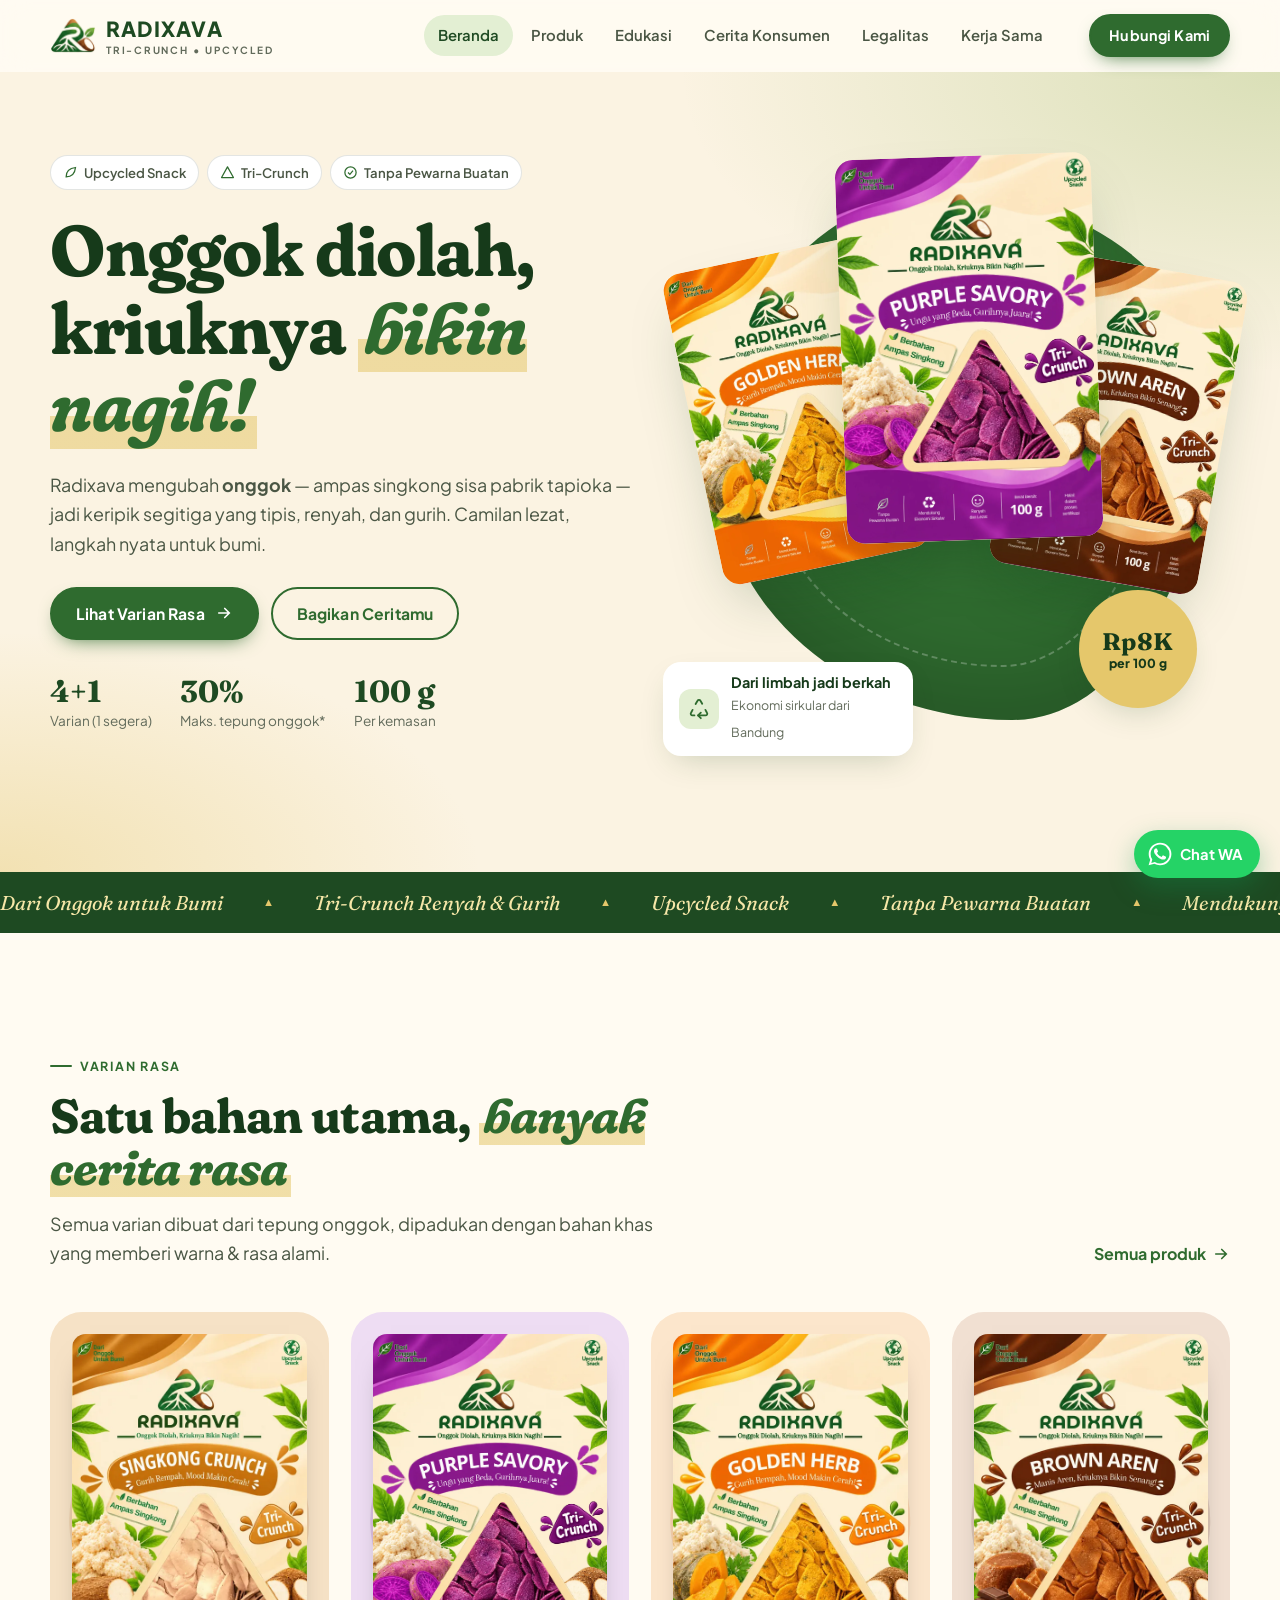
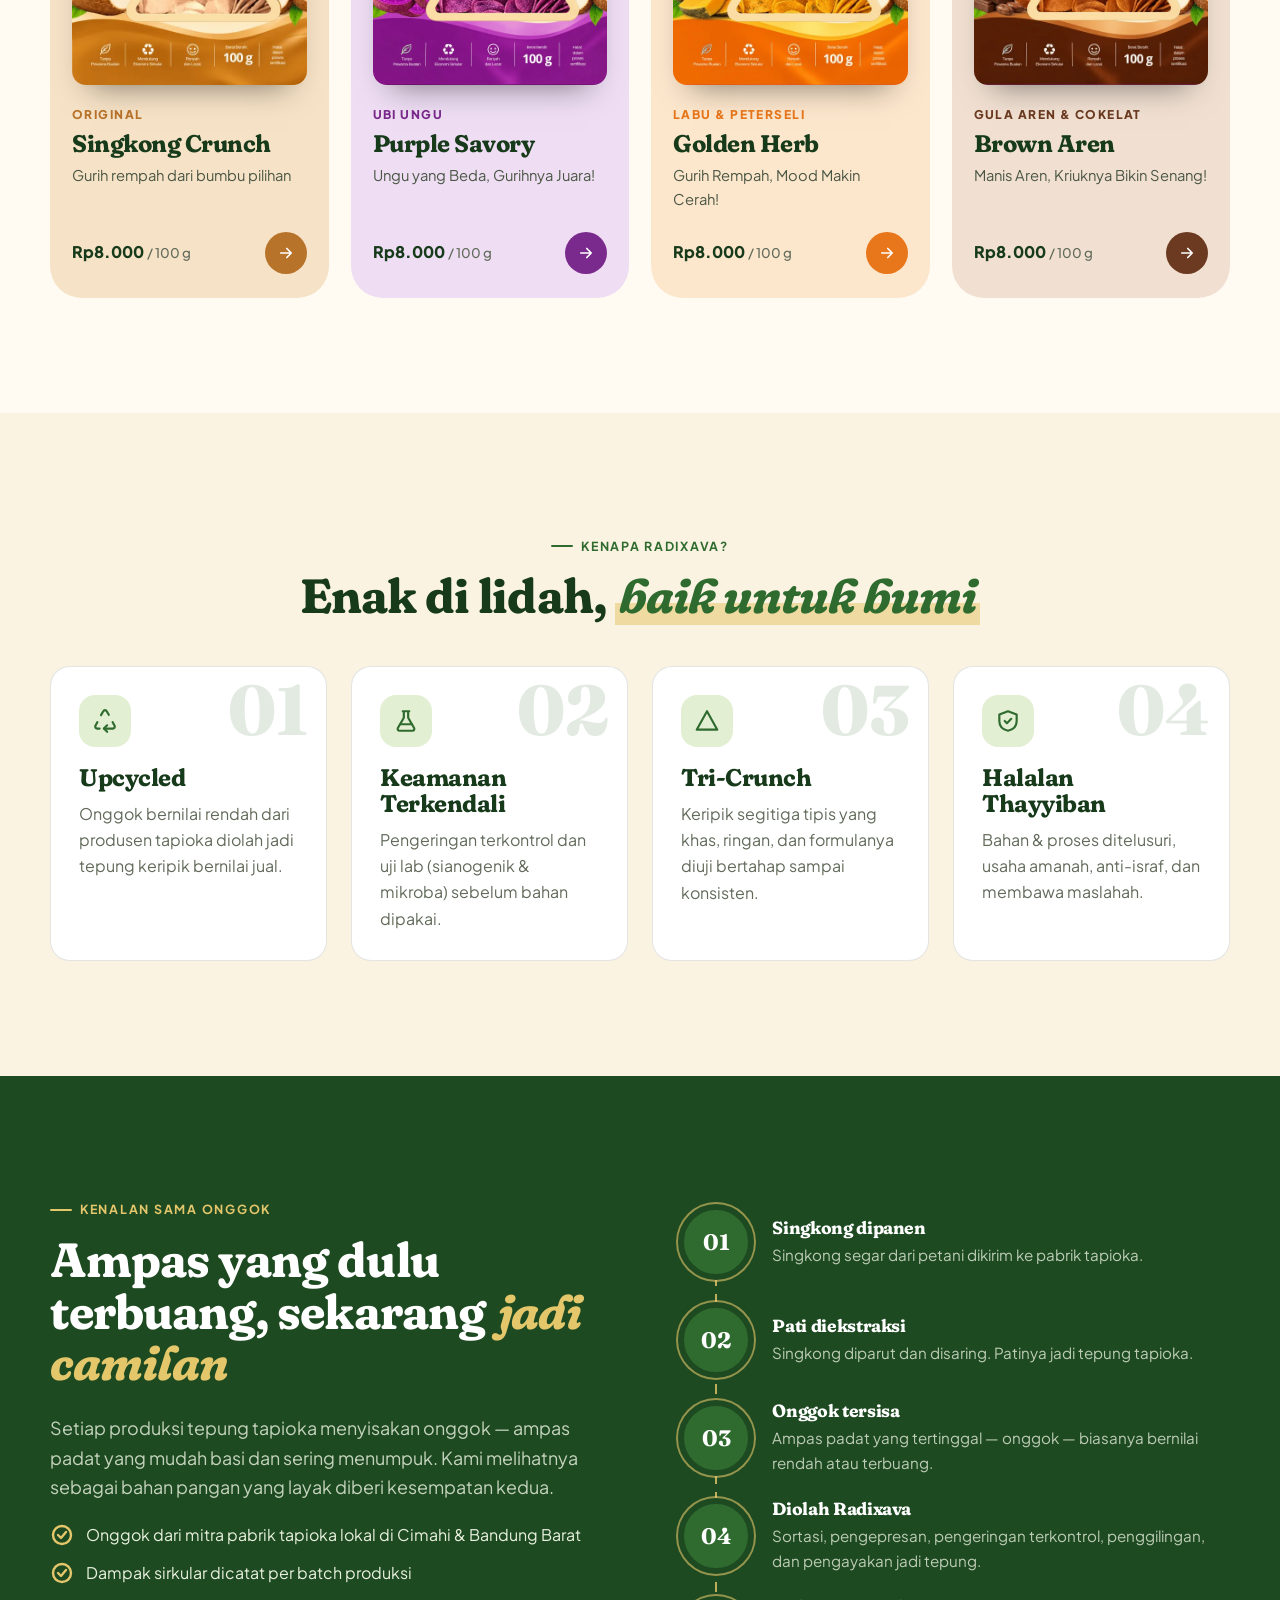
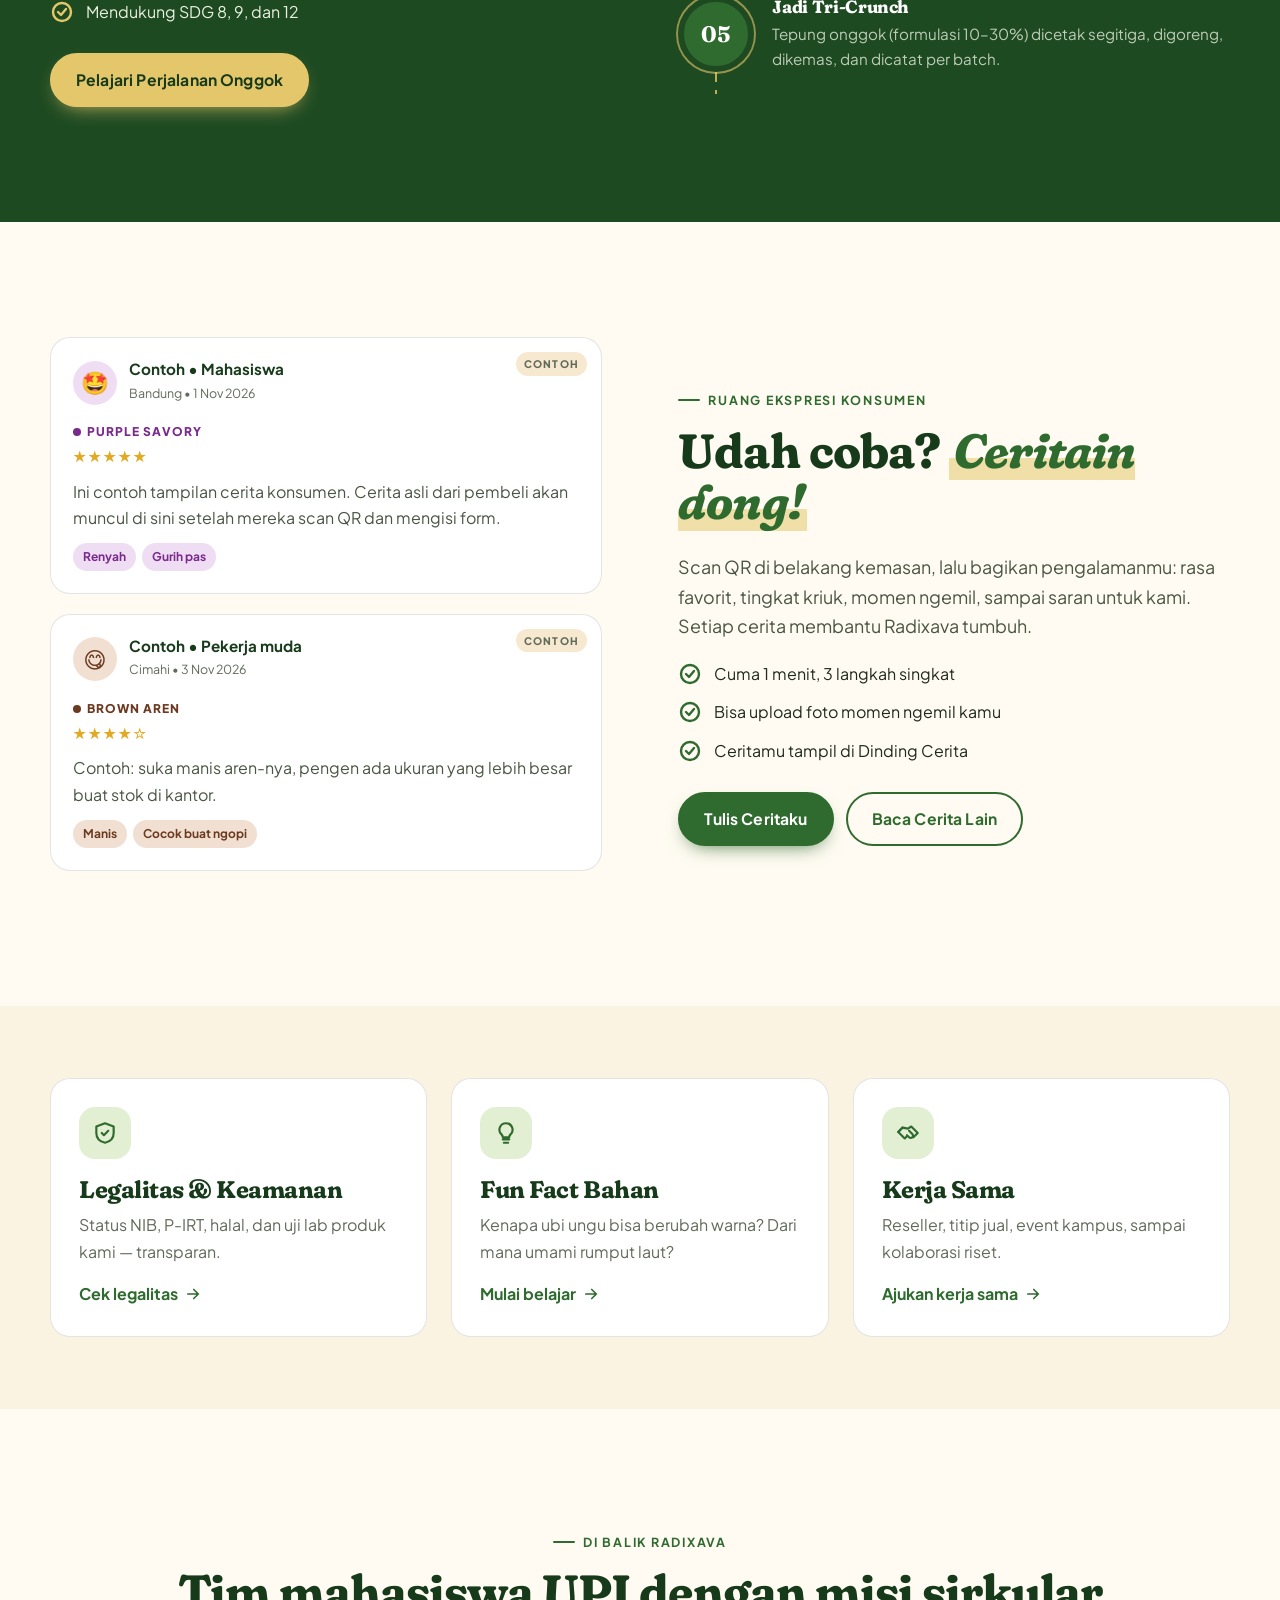
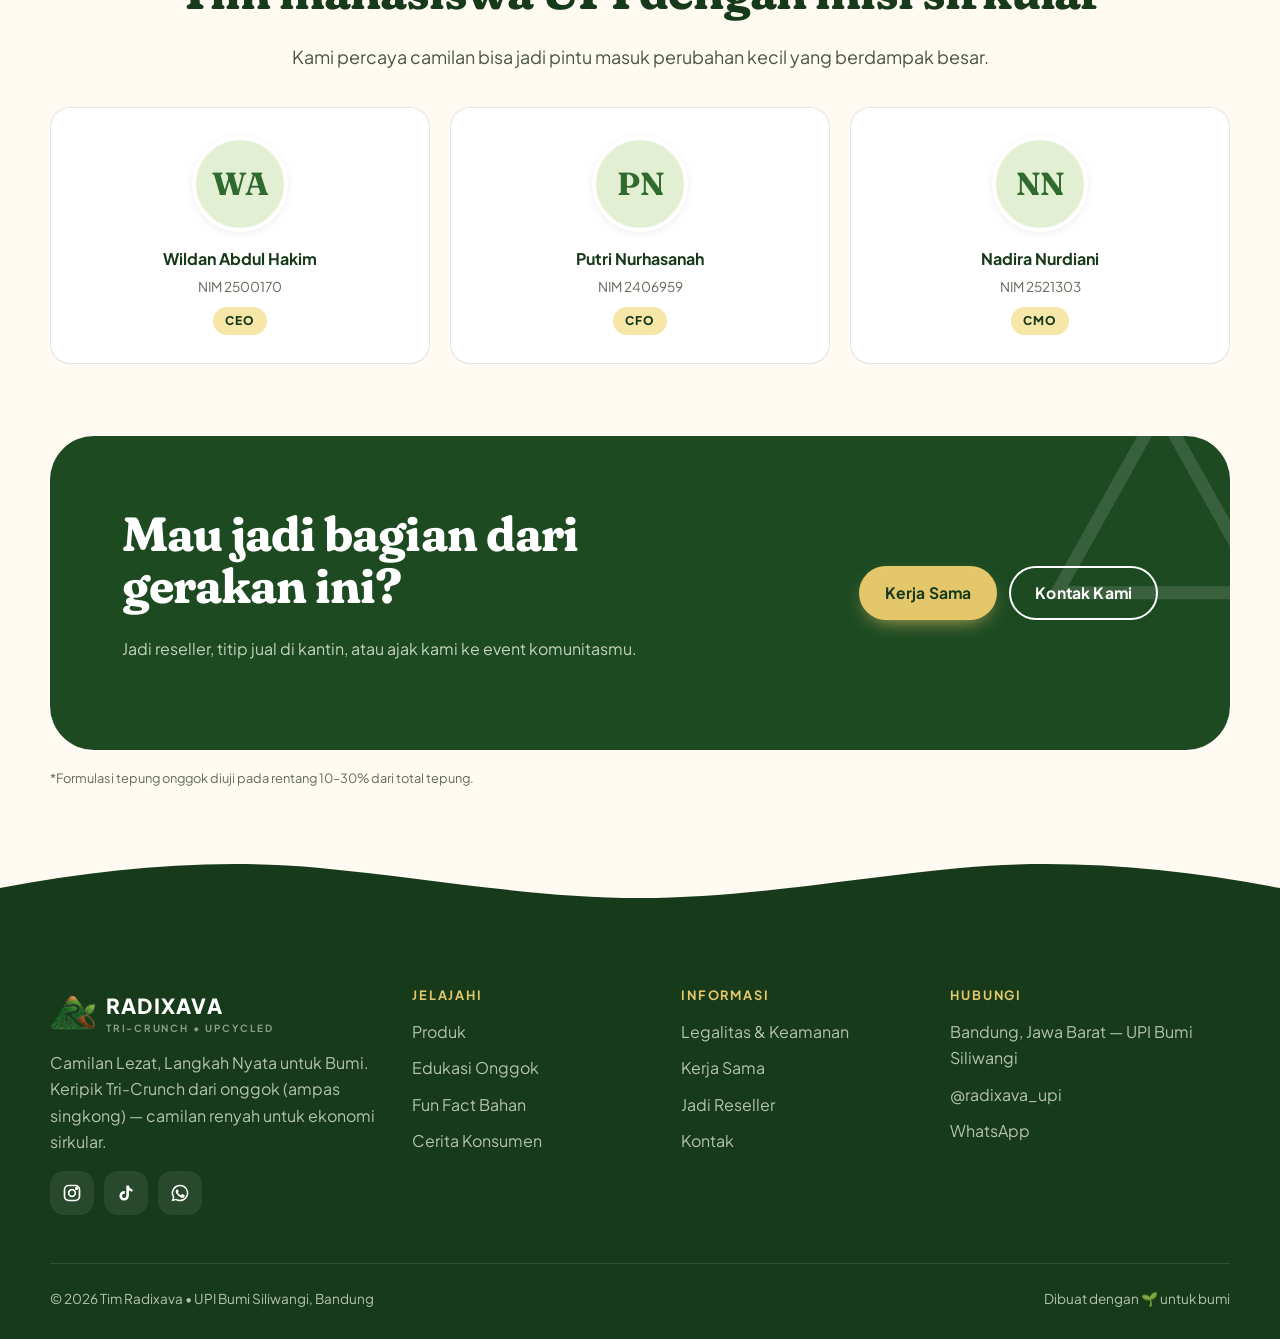
<file: index.html>
<!doctype html>
<html lang="id" class="no-js">
<head>
  <meta charset="utf-8">
  <meta name="viewport" content="width=device-width, initial-scale=1, viewport-fit=cover">
  <title>Radixava — Keripik Tri-Crunch dari Onggok | Camilan Lezat, Langkah Nyata untuk Bumi</title>
  <meta name="description" content="Radixava adalah keripik Tri-Crunch berbahan onggok (ampas singkong) — camilan renyah untuk ekonomi sirkular dan green business dari Bandung.">
  <meta name="theme-color" content="#1E4A22">
  <meta property="og:title" content="Radixava — Keripik Tri-Crunch dari Onggok">
  <meta property="og:description" content="Onggok diolah, kriuknya bikin nagih! Camilan upcycled untuk bumi.">
  <meta property="og:image" content="assets/img/front-purple-savory@2x.webp">
  <link rel="icon" href="assets/img/favicon.png">
  <link rel="preconnect" href="https://fonts.googleapis.com">
  <link rel="preconnect" href="https://fonts.gstatic.com" crossorigin>
  <link href="https://fonts.googleapis.com/css2?family=Caveat:wght@600;700&family=Fraunces:ital,opsz,wght,SOFT,WONK@0,9..144,500..800,100,1;1,9..144,500..800,100,1&family=Plus+Jakarta+Sans:wght@400;500;600;700;800&display=swap" rel="stylesheet">
  <link rel="stylesheet" href="assets/css/style.css">
</head>
<body data-page="home">
<main id="main">

  <!-- HERO -->
  <section class="hero">
    <div class="container hero-grid">
      <div>
        <ul class="badges reveal">
          <li class="chip"><svg viewBox="0 0 24 24" fill="none" stroke="currentColor" stroke-width="2"><path d="M5 19c0-8 5-14 15-15-1 10-7 15-15 15z"/></svg>Upcycled Snack</li>
          <li class="chip"><svg viewBox="0 0 24 24" fill="none" stroke="currentColor" stroke-width="2" stroke-linejoin="round"><path d="M12 3l9.5 17h-19z"/></svg>Tri-Crunch</li>
          <li class="chip"><svg viewBox="0 0 24 24" fill="none" stroke="currentColor" stroke-width="2"><circle cx="12" cy="12" r="9"/><path d="M8 12l3 3 5-6"/></svg>Tanpa Pewarna Buatan</li>
        </ul>
        <h1 class="reveal" data-d="1"><span class="row">Onggok diolah,</span><span class="row">kriuknya <em class="hl">bikin nagih!</em></span></h1>
        <p class="lead reveal" data-d="2">Radixava mengubah <b>onggok</b> — ampas singkong sisa pabrik tapioka — jadi keripik segitiga yang tipis, renyah, dan gurih. Camilan lezat, langkah nyata untuk bumi.</p>
        <div class="hero-actions reveal" data-d="3">
          <a class="btn" href="produk.html">Lihat Varian Rasa <svg viewBox="0 0 24 24" fill="none" stroke="currentColor" stroke-width="2.2" stroke-linecap="round"><path d="M5 12h14M13 6l6 6-6 6"/></svg></a>
          <a class="btn btn--ghost" href="cerita.html#tulis">Bagikan Ceritamu</a>
        </div>
        <div class="hero-stats reveal" data-d="4">
          <div><b data-count="4" data-suffix="+1">4+1</b><span>Varian (1 segera)</span></div>
          <div><b data-count="30" data-suffix="%">30%</b><span>Maks. tepung onggok*</span></div>
          <div><b>100 g</b><span>Per kemasan</span></div>
        </div>
      </div>
      <div class="hero-visual reveal" data-d="2" aria-hidden="true">
        <div class="blob"></div>
        <div class="pack pack--2"><img src="assets/img/front-golden-herb.webp" alt="" width="520" height="780"></div>
        <div class="pack pack--3"><img src="assets/img/front-brown-aren.webp" alt="" width="520" height="780"></div>
        <div class="pack pack--1"><img src="assets/img/front-purple-savory@2x.webp" alt="" width="1100" height="1650" fetchpriority="high"></div>
        <div class="sticker sticker--hero"><span><b>Rp8K</b>per 100 g</span></div>
        <div class="float-note"><span class="ico"><svg viewBox="0 0 24 24" fill="none" stroke="currentColor" stroke-width="2" stroke-linecap="round" stroke-linejoin="round"><path d="M7 19H4.8a1.8 1.8 0 0 1-1.6-2.7L5 13"/><path d="M11 19h8.2a1.8 1.8 0 0 0 1.6-2.7L19 13"/><path d="M14 16l-3 3 3 3"/><path d="M8.3 6.6L10.4 3a1.8 1.8 0 0 1 3.2 0l1.9 3.3"/></svg></span><span><b>Dari limbah jadi berkah</b><small>Ekonomi sirkular dari Bandung</small></span></div>
      </div>
    </div>
  </section>

  <div class="marquee" aria-hidden="true">
    <div class="marquee-track">
      <span>Dari Onggok untuk Bumi</span><span>Tri-Crunch Renyah & Gurih</span><span>Upcycled Snack</span><span>Tanpa Pewarna Buatan</span><span>Mendukung Ekonomi Sirkular</span><span>Halalan Thayyiban</span>
    </div>
  </div>

  <!-- PRODUK -->
  <section class="section">
    <div class="container">
      <div class="section-head">
        <div class="reveal">
          <span class="eyebrow">Varian Rasa</span>
          <h2>Satu bahan utama, <em class="hl">banyak cerita rasa</em></h2>
          <p class="lead">Semua varian dibuat dari tepung onggok, dipadukan dengan bahan khas yang memberi warna & rasa alami.</p>
        </div>
        <a class="link-arrow reveal" href="produk.html">Semua produk <svg viewBox="0 0 24 24" fill="none" stroke="currentColor" stroke-width="2.2" stroke-linecap="round"><path d="M5 12h14M13 6l6 6-6 6"/></svg></a>
      </div>
      <div class="products" data-products="4"></div>
    </div>
  </section>

  <!-- KENAPA RADIXAVA -->
  <section class="section section--cream">
    <div class="container">
      <div class="center reveal" style="margin-bottom:44px">
        <span class="eyebrow">Kenapa Radixava?</span>
        <h2>Enak di lidah, <em class="hl">baik untuk bumi</em></h2>
      </div>
      <div class="grid grid-4">
        <article class="card value reveal"><span class="num">01</span><div class="ico"><svg viewBox="0 0 24 24" fill="none" stroke="currentColor" stroke-width="2" stroke-linecap="round" stroke-linejoin="round"><path d="M7 19H4.8a1.8 1.8 0 0 1-1.6-2.7L5 13"/><path d="M11 19h8.2a1.8 1.8 0 0 0 1.6-2.7L19 13"/><path d="M14 16l-3 3 3 3"/><path d="M8.3 6.6L10.4 3a1.8 1.8 0 0 1 3.2 0l1.9 3.3"/></svg></div><h3>Upcycled</h3><p class="muted">Onggok bernilai rendah dari produsen tapioka diolah jadi tepung keripik bernilai jual.</p></article>
        <article class="card value reveal" data-d="1"><span class="num">02</span><div class="ico"><svg viewBox="0 0 24 24" fill="none" stroke="currentColor" stroke-width="2" stroke-linecap="round" stroke-linejoin="round"><path d="M9 3h6M10 3v6L4.5 18.5A1.7 1.7 0 0 0 6 21h12a1.7 1.7 0 0 0 1.5-2.5L14 9V3"/><path d="M7 15h10"/></svg></div><h3>Keamanan Terkendali</h3><p class="muted">Pengeringan terkontrol dan uji lab (sianogenik & mikroba) sebelum bahan dipakai.</p></article>
        <article class="card value reveal" data-d="2"><span class="num">03</span><div class="ico"><svg viewBox="0 0 24 24" fill="none" stroke="currentColor" stroke-width="2" stroke-linejoin="round"><path d="M12 3l9.5 17h-19z"/></svg></div><h3>Tri-Crunch</h3><p class="muted">Keripik segitiga tipis yang khas, ringan, dan formulanya diuji bertahap sampai konsisten.</p></article>
        <article class="card value reveal" data-d="3"><span class="num">04</span><div class="ico"><svg viewBox="0 0 24 24" fill="none" stroke="currentColor" stroke-width="2" stroke-linecap="round" stroke-linejoin="round"><path d="M12 3l8 3v6c0 5-3.5 8-8 9-4.5-1-8-4-8-9V6z"/><path d="M9 12l2 2 4-4"/></svg></div><h3>Halalan Thayyiban</h3><p class="muted">Bahan & proses ditelusuri, usaha amanah, anti-israf, dan membawa maslahah.</p></article>
      </div>
    </div>
  </section>

  <!-- ONGGOK STORY -->
  <section class="section section--green">
    <div class="container">
      <div class="split">
        <div class="reveal">
          <span class="eyebrow">Kenalan sama Onggok</span>
          <h2>Ampas yang dulu terbuang, sekarang <em class="hl" style="color:var(--gold);background:none">jadi camilan</em></h2>
          <p class="lead">Setiap produksi tepung tapioka menyisakan onggok — ampas padat yang mudah basi dan sering menumpuk. Kami melihatnya sebagai bahan pangan yang layak diberi kesempatan kedua.</p>
          <ul class="checklist">
            <li><svg viewBox="0 0 24 24" fill="none" stroke="currentColor" stroke-width="2.4" stroke-linecap="round" stroke-linejoin="round"><circle cx="12" cy="12" r="9"/><path d="M8 12l3 3 5-6"/></svg><span>Onggok dari mitra pabrik tapioka lokal di Cimahi & Bandung Barat</span></li>
            <li><svg viewBox="0 0 24 24" fill="none" stroke="currentColor" stroke-width="2.4" stroke-linecap="round" stroke-linejoin="round"><circle cx="12" cy="12" r="9"/><path d="M8 12l3 3 5-6"/></svg><span>Dampak sirkular dicatat per batch produksi</span></li>
            <li><svg viewBox="0 0 24 24" fill="none" stroke="currentColor" stroke-width="2.4" stroke-linecap="round" stroke-linejoin="round"><circle cx="12" cy="12" r="9"/><path d="M8 12l3 3 5-6"/></svg><span>Mendukung SDG 8, 9, dan 12</span></li>
          </ul>
          <a class="btn btn--gold" href="onggok.html">Pelajari Perjalanan Onggok</a>
        </div>
        <div class="flow-mini reveal" data-d="2">
          <div class="flow flow--vertical" data-flow></div>
        </div>
      </div>
    </div>
  </section>

  <!-- EXPERIENCE CTA -->
  <section class="section">
    <div class="container">
      <div class="split split--rev">
        <div class="reveal">
          <span class="eyebrow">Ruang Ekspresi Konsumen</span>
          <h2>Udah coba? <em class="hl">Ceritain dong!</em></h2>
          <p class="lead">Scan QR di belakang kemasan, lalu bagikan pengalamanmu: rasa favorit, tingkat kriuk, momen ngemil, sampai saran untuk kami. Setiap cerita membantu Radixava tumbuh.</p>
          <ul class="checklist">
            <li><svg viewBox="0 0 24 24" fill="none" stroke="currentColor" stroke-width="2.4" stroke-linecap="round" stroke-linejoin="round"><circle cx="12" cy="12" r="9"/><path d="M8 12l3 3 5-6"/></svg><span>Cuma 1 menit, 3 langkah singkat</span></li>
            <li><svg viewBox="0 0 24 24" fill="none" stroke="currentColor" stroke-width="2.4" stroke-linecap="round" stroke-linejoin="round"><circle cx="12" cy="12" r="9"/><path d="M8 12l3 3 5-6"/></svg><span>Bisa upload foto momen ngemil kamu</span></li>
            <li><svg viewBox="0 0 24 24" fill="none" stroke="currentColor" stroke-width="2.4" stroke-linecap="round" stroke-linejoin="round"><circle cx="12" cy="12" r="9"/><path d="M8 12l3 3 5-6"/></svg><span>Ceritamu tampil di Dinding Cerita</span></li>
          </ul>
          <div class="hero-actions" style="margin-top:0">
            <a class="btn" href="cerita.html#tulis">Tulis Ceritaku</a>
            <a class="btn btn--ghost" href="cerita.html">Baca Cerita Lain</a>
          </div>
        </div>
        <div class="reveal" data-d="2">
          <div class="wall" id="homeWall" style="columns:1"></div>
        </div>
      </div>
    </div>
  </section>

  <!-- QUICK LINKS -->
  <section class="section section--cream section--tight">
    <div class="container grid grid-3">
      <a class="card reveal" href="legalitas.html"><div class="ico"><svg viewBox="0 0 24 24" fill="none" stroke="currentColor" stroke-width="2" stroke-linecap="round" stroke-linejoin="round"><path d="M12 3l8 3v6c0 5-3.5 8-8 9-4.5-1-8-4-8-9V6z"/><path d="M9 12l2 2 4-4"/></svg></div><h3>Legalitas & Keamanan</h3><p class="muted">Status NIB, P-IRT, halal, dan uji lab produk kami — transparan.</p><span class="link-arrow">Cek legalitas <svg viewBox="0 0 24 24" fill="none" stroke="currentColor" stroke-width="2.2" stroke-linecap="round"><path d="M5 12h14M13 6l6 6-6 6"/></svg></span></a>
      <a class="card reveal" data-d="1" href="onggok.html#funfact"><div class="ico"><svg viewBox="0 0 24 24" fill="none" stroke="currentColor" stroke-width="2" stroke-linecap="round" stroke-linejoin="round"><path d="M9 18h6M10 21h4M12 3a6 6 0 0 0-4 10.5c.7.7 1 1.5 1 2.5h6c0-1 .3-1.8 1-2.5A6 6 0 0 0 12 3z"/></svg></div><h3>Fun Fact Bahan</h3><p class="muted">Kenapa ubi ungu bisa berubah warna? Dari mana umami rumput laut?</p><span class="link-arrow">Mulai belajar <svg viewBox="0 0 24 24" fill="none" stroke="currentColor" stroke-width="2.2" stroke-linecap="round"><path d="M5 12h14M13 6l6 6-6 6"/></svg></span></a>
      <a class="card reveal" data-d="2" href="kerja-sama.html"><div class="ico"><svg viewBox="0 0 24 24" fill="none" stroke="currentColor" stroke-width="2" stroke-linecap="round" stroke-linejoin="round"><path d="M11 14l2 2a2 2 0 0 0 3-3l-3-3"/><path d="M3 11l4-4 5 1 3-2 6 6-4 4"/><path d="M7 7l-4 4 6 6 2-2"/></svg></div><h3>Kerja Sama</h3><p class="muted">Reseller, titip jual, event kampus, sampai kolaborasi riset.</p><span class="link-arrow">Ajukan kerja sama <svg viewBox="0 0 24 24" fill="none" stroke="currentColor" stroke-width="2.2" stroke-linecap="round"><path d="M5 12h14M13 6l6 6-6 6"/></svg></span></a>
    </div>
  </section>

  <!-- TEAM + CTA -->
  <section class="section">
    <div class="container">
      <div class="center reveal" style="margin-bottom:36px">
        <span class="eyebrow">Di Balik Radixava</span>
        <h2>Tim mahasiswa UPI dengan misi sirkular</h2>
        <p class="lead">Kami percaya camilan bisa jadi pintu masuk perubahan kecil yang berdampak besar.</p>
      </div>
      <div class="team" data-team></div>
      <div class="cta-band reveal" style="margin-top:72px">
        <svg class="tri" viewBox="0 0 24 24" fill="none" stroke="#fff" stroke-width="1.2" stroke-linejoin="round" aria-hidden="true"><path d="M12 3l9.5 17h-19z"/></svg>
        <div>
          <h2>Mau jadi bagian dari gerakan ini?</h2>
          <p>Jadi reseller, titip jual di kantin, atau ajak kami ke event komunitasmu.</p>
        </div>
        <div class="actions">
          <a class="btn btn--gold" href="kerja-sama.html">Kerja Sama</a>
          <a class="btn btn--light btn--ghost" href="kontak.html" style="--b:#fff;color:#fff">Kontak Kami</a>
        </div>
      </div>
      <p class="muted" style="font-size:.8rem;margin-top:18px">*Formulasi tepung onggok diuji pada rentang 10–30% dari total tepung.</p>
    </div>
  </section>
</main>

<script src="assets/js/data.js"></script>
<script src="assets/js/stories.js"></script>
<script>
  window.RXpage = (window.RXpage || []).concat(function (h) {
    RXStories.list().then(function (all) {
      var el = document.getElementById("homeWall");
      el.innerHTML = all.slice(0, 2).map(RXStories.card).join("") ||
        '<div class="empty">Belum ada cerita. Jadi yang pertama!</div>';
    });
  });
</script>
<script src="assets/js/app.js"></script>
</body>
</html>
</file>
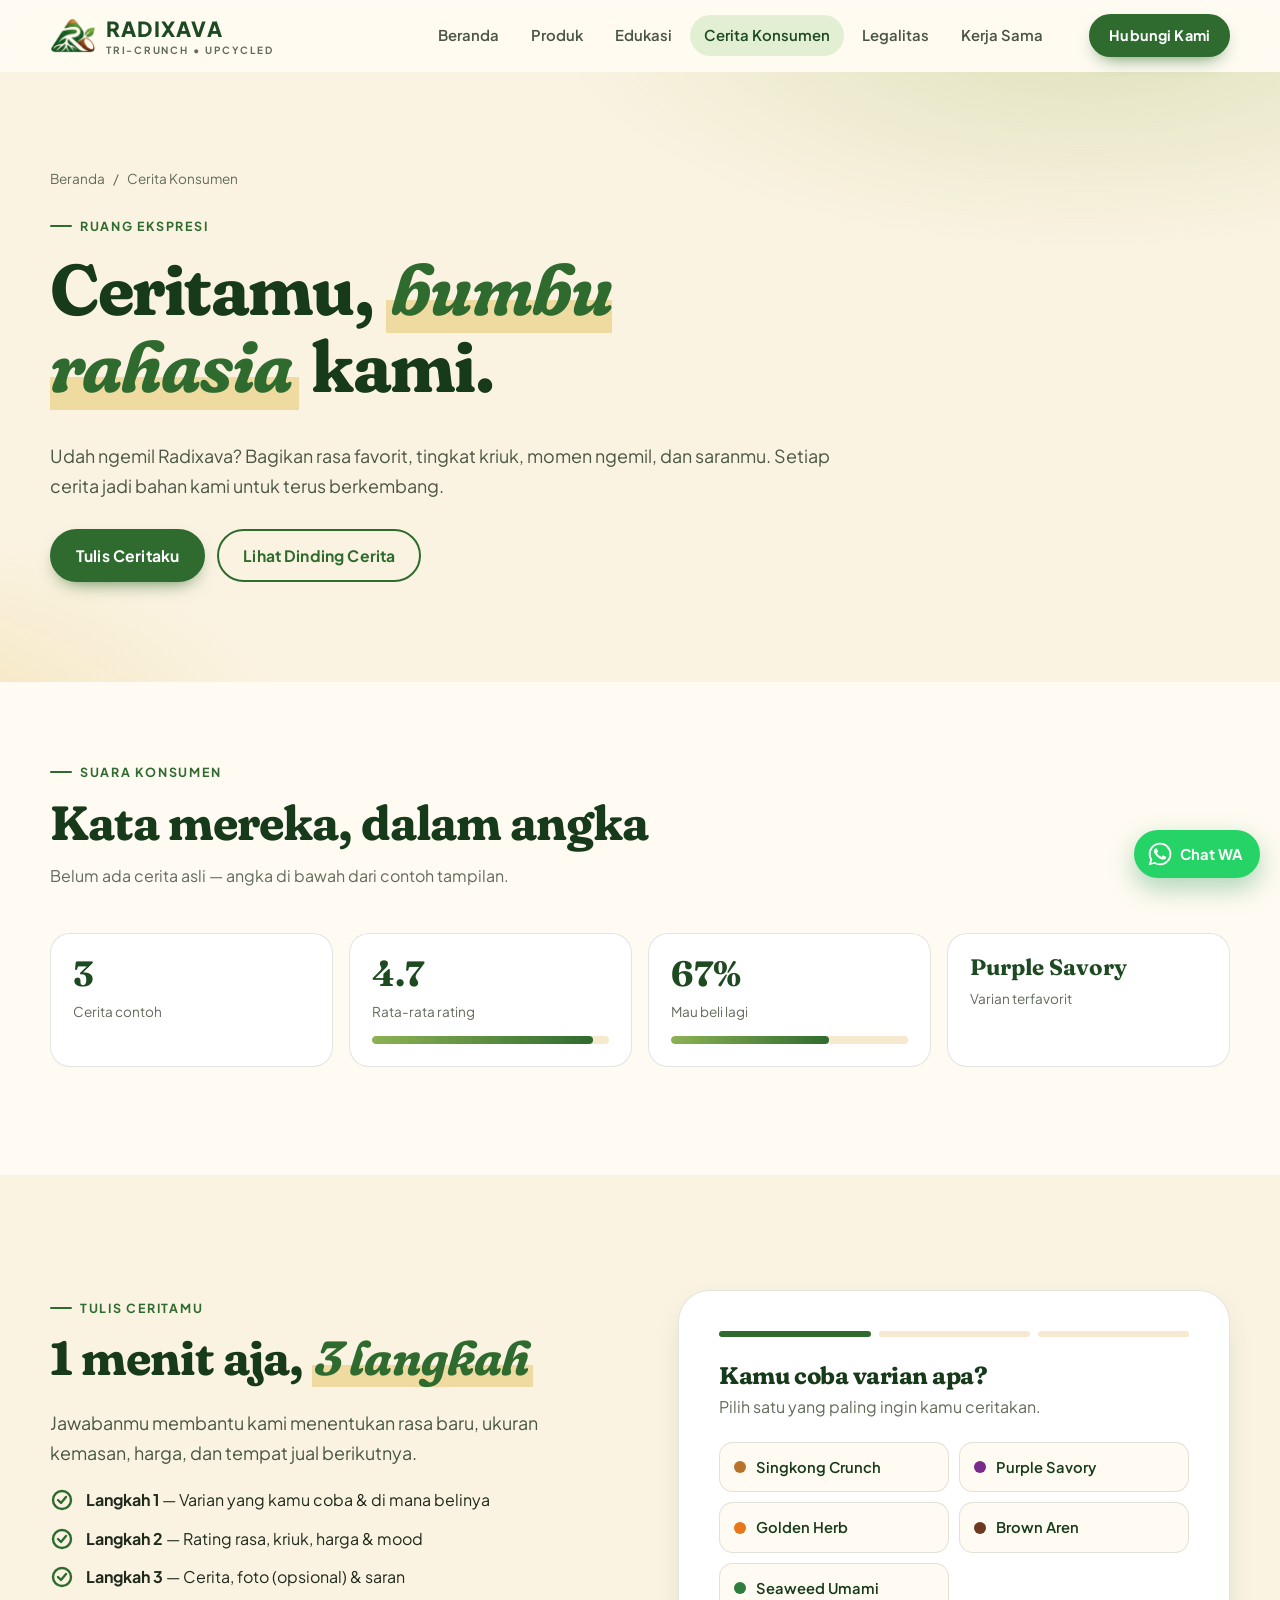
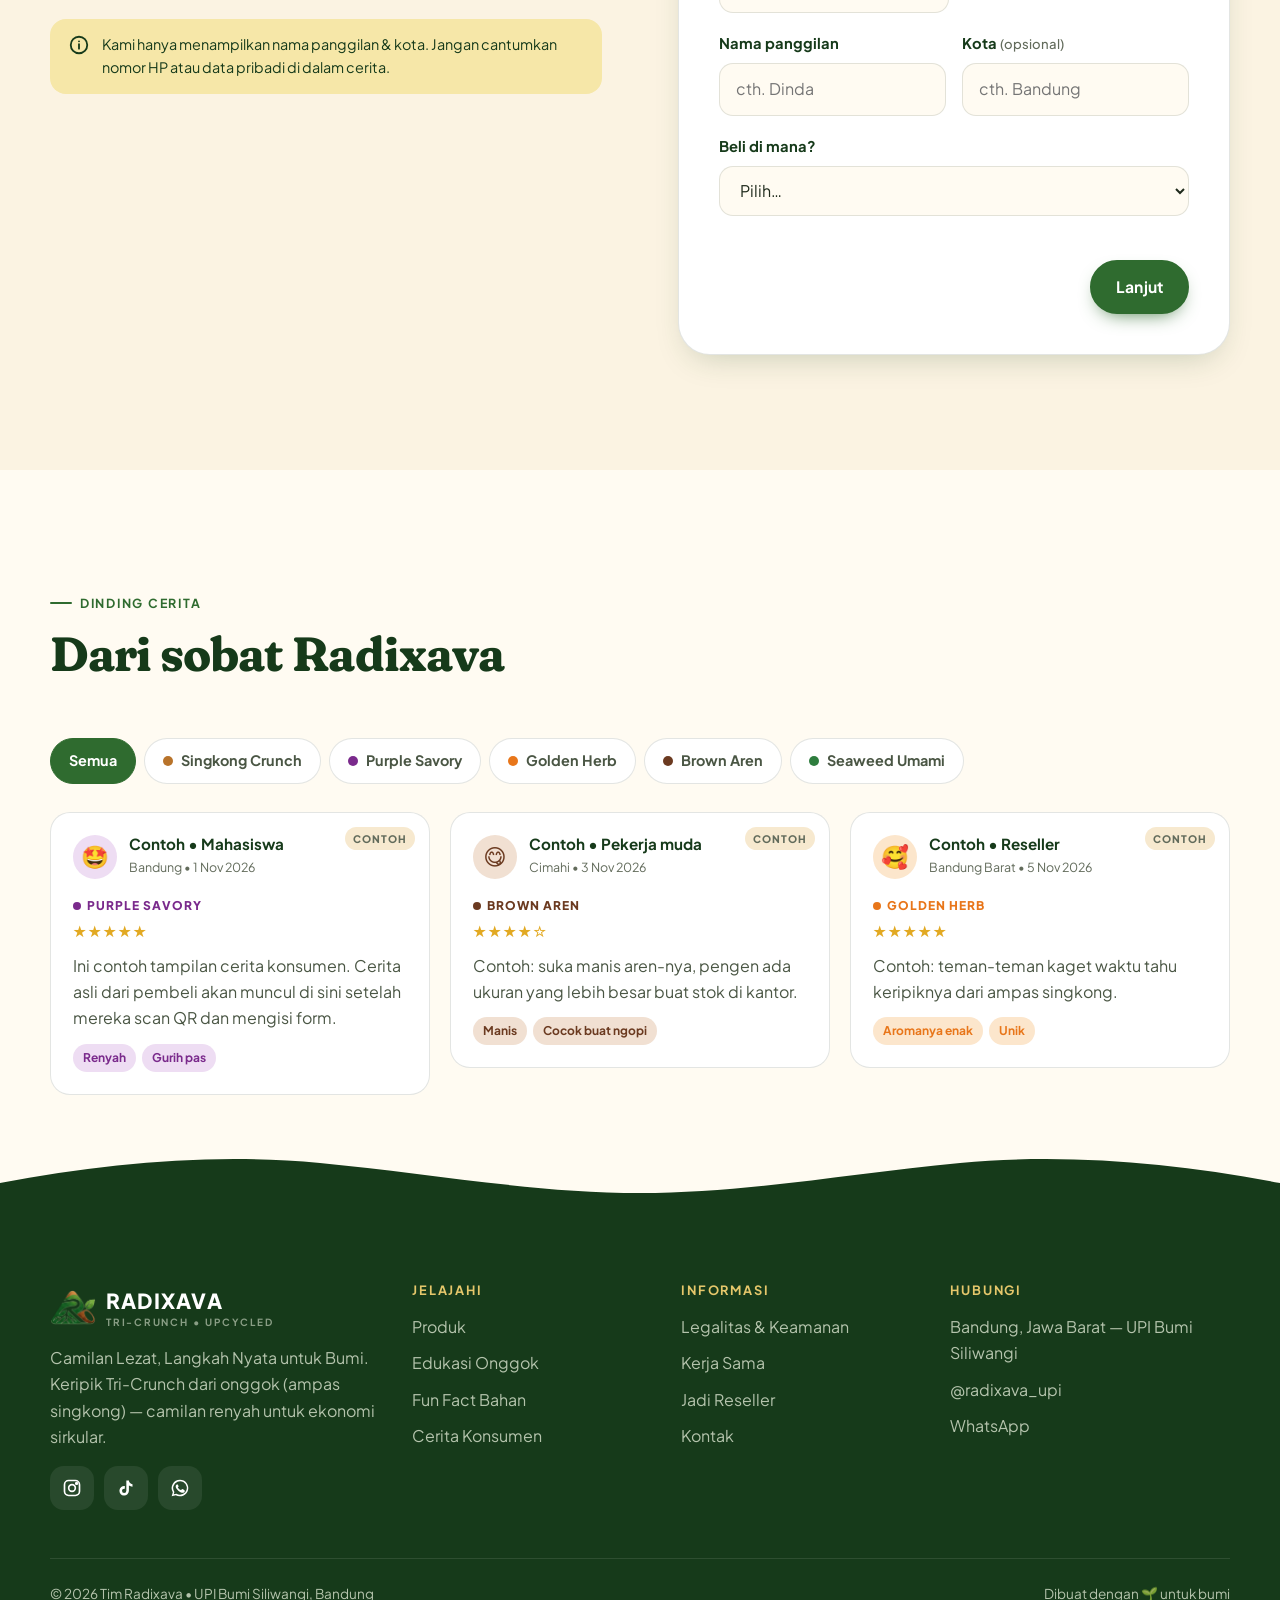
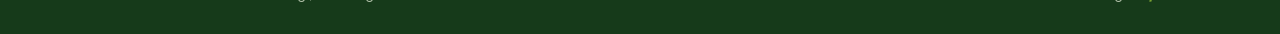
<file: cerita.html>
<!doctype html>
<html lang="id" class="no-js">
<head>
  <meta charset="utf-8">
  <meta name="viewport" content="width=device-width, initial-scale=1, viewport-fit=cover">
  <title>Cerita Konsumen — Radixava</title>
  <meta name="description" content="Ruang ekspresi konsumen Radixava. Bagikan pengalamanmu setelah mencoba keripik Tri-Crunch dari onggok.">
  <meta name="theme-color" content="#1E4A22">
  <link rel="icon" href="assets/img/favicon.png">
  <link rel="preconnect" href="https://fonts.googleapis.com">
  <link rel="preconnect" href="https://fonts.gstatic.com" crossorigin>
  <link href="https://fonts.googleapis.com/css2?family=Caveat:wght@600;700&family=Fraunces:ital,opsz,wght,SOFT,WONK@0,9..144,500..800,100,1;1,9..144,500..800,100,1&family=Plus+Jakarta+Sans:wght@400;500;600;700;800&display=swap" rel="stylesheet">
  <link rel="stylesheet" href="assets/css/style.css">
</head>
<body data-page="cerita">
<main id="main">
  <section class="page-hero">
    <div class="container">
      <nav class="crumbs" aria-label="Breadcrumb"><a href="index.html">Beranda</a><span>/</span><span>Cerita Konsumen</span></nav>
      <span class="eyebrow">Ruang Ekspresi</span>
      <h1>Ceritamu, <em class="hl">bumbu rahasia</em> kami.</h1>
      <p class="lead">Udah ngemil Radixava? Bagikan rasa favorit, tingkat kriuk, momen ngemil, dan saranmu. Setiap cerita jadi bahan kami untuk terus berkembang.</p>
      <div class="hero-actions"><a class="btn" href="#tulis">Tulis Ceritaku</a><a class="btn btn--ghost" href="#dinding">Lihat Dinding Cerita</a></div>
    </div>
  </section>

  <!-- INSIGHT -->
  <section class="section section--tight">
    <div class="container">
      <div class="section-head">
        <div><span class="eyebrow">Suara Konsumen</span><h2>Kata mereka, dalam angka</h2><p class="muted" id="statsNote">Data dihitung otomatis dari cerita yang masuk.</p></div>
      </div>
      <div class="story-stats">
        <div class="stat"><b id="stTotal">0</b><span>Cerita masuk</span></div>
        <div class="stat"><b id="stAvg">0</b><span>Rata-rata rating</span><div class="bar"><i id="barAvg"></i></div></div>
        <div class="stat"><b id="stAgain">0%</b><span>Mau beli lagi</span><div class="bar"><i id="barAgain"></i></div></div>
        <div class="stat"><b id="stFav">—</b><span>Varian terfavorit</span></div>
      </div>
    </div>
  </section>

  <!-- FORM -->
  <section class="section section--cream" id="tulis">
    <div class="container split" style="align-items:start">
      <div>
        <span class="eyebrow">Tulis Ceritamu</span>
        <h2>1 menit aja, <em class="hl">3 langkah</em></h2>
        <p class="lead">Jawabanmu membantu kami menentukan rasa baru, ukuran kemasan, harga, dan tempat jual berikutnya.</p>
        <ul class="checklist">
          <li><svg viewBox="0 0 24 24" fill="none" stroke="currentColor" stroke-width="2.4" stroke-linecap="round" stroke-linejoin="round"><circle cx="12" cy="12" r="9"/><path d="M8 12l3 3 5-6"/></svg><span><b>Langkah 1</b> — Varian yang kamu coba & di mana belinya</span></li>
          <li><svg viewBox="0 0 24 24" fill="none" stroke="currentColor" stroke-width="2.4" stroke-linecap="round" stroke-linejoin="round"><circle cx="12" cy="12" r="9"/><path d="M8 12l3 3 5-6"/></svg><span><b>Langkah 2</b> — Rating rasa, kriuk, harga & mood</span></li>
          <li><svg viewBox="0 0 24 24" fill="none" stroke="currentColor" stroke-width="2.4" stroke-linecap="round" stroke-linejoin="round"><circle cx="12" cy="12" r="9"/><path d="M8 12l3 3 5-6"/></svg><span><b>Langkah 3</b> — Cerita, foto (opsional) & saran</span></li>
        </ul>
        <div class="notice"><svg viewBox="0 0 24 24" fill="none" stroke="currentColor" stroke-width="2" stroke-linecap="round"><circle cx="12" cy="12" r="9"/><path d="M12 11v5M12 8h.01"/></svg><span>Kami hanya menampilkan nama panggilan & kota. Jangan cantumkan nomor HP atau data pribadi di dalam cerita.</span></div>
      </div>

      <form class="form-card" id="storyForm" novalidate>
        <div class="stepper" aria-hidden="true"><i class="on"></i><i></i><i></i></div>
        <p class="sr-only" id="stepLive" aria-live="polite">Langkah 1 dari 3</p>

        <!-- STEP 1 -->
        <fieldset class="step is-active" data-step="1" style="border:0;padding:0;margin:0">
          <legend class="sr-only">Langkah 1</legend>
          <h3>Kamu coba varian apa?</h3>
          <p class="muted">Pilih satu yang paling ingin kamu ceritakan.</p>
          <div class="field"><div class="choice-grid" id="variantChoices" role="radiogroup" aria-label="Varian"></div><span class="err" id="errVariant">Pilih salah satu varian dulu ya.</span></div>
          <div class="row-2">
            <div class="field"><label for="fName">Nama panggilan</label><input class="input" id="fName" name="name" maxlength="40" placeholder="cth. Dinda" autocomplete="nickname"></div>
            <div class="field"><label for="fCity">Kota <span class="opt">(opsional)</span></label><input class="input" id="fCity" name="city" maxlength="40" placeholder="cth. Bandung"></div>
          </div>
          <div class="field"><label for="fWhere">Beli di mana?</label>
            <select class="select" id="fWhere" name="where">
              <option value="">Pilih…</option><option>Bazar kampus</option><option>Kantin / koperasi / kafe</option><option>Reseller / teman</option><option>Marketplace (Shopee/Tokopedia)</option><option>Instagram / TikTok / WhatsApp</option><option>Event / pop-up store</option><option>Dapat sampel gratis</option><option>Lainnya</option>
            </select>
          </div>
        </fieldset>

        <!-- STEP 2 -->
        <fieldset class="step" data-step="2" style="border:0;padding:0;margin:0">
          <legend class="sr-only">Langkah 2</legend>
          <h3>Gimana rasanya?</h3>
          <p class="muted">Jujur aja, kami butuh masukan apa adanya.</p>
          <div class="field"><span class="label" id="lblRating">Rating keseluruhan</span>
            <div class="rating" role="radiogroup" aria-labelledby="lblRating">
              <input type="radio" name="rating" id="r5" value="5"><label for="r5" title="5 — Juara!">★</label>
              <input type="radio" name="rating" id="r4" value="4"><label for="r4" title="4 — Enak">★</label>
              <input type="radio" name="rating" id="r3" value="3"><label for="r3" title="3 — Lumayan">★</label>
              <input type="radio" name="rating" id="r2" value="2"><label for="r2" title="2 — Kurang">★</label>
              <input type="radio" name="rating" id="r1" value="1"><label for="r1" title="1 — Belum cocok">★</label>
            </div>
            <span class="err" id="errRating">Kasih bintang dulu ya ⭐</span>
          </div>
          <div class="field"><label for="fCrunch">Tingkat kriuk: <b id="crunchVal">4</b>/5</label>
            <input class="range" type="range" id="fCrunch" name="crunch" min="1" max="5" value="4">
            <div class="range-labels"><span>Kurang renyah</span><span>Super kriuk!</span></div>
          </div>
          <div class="field"><span class="label">Harga Rp8.000 / 100 g menurutmu…</span>
            <div class="pills">
              <label class="pill"><input type="radio" name="price" value="murah"><span>Murah</span></label>
              <label class="pill"><input type="radio" name="price" value="pas" checked><span>Pas</span></label>
              <label class="pill"><input type="radio" name="price" value="mahal"><span>Agak mahal</span></label>
            </div>
          </div>
          <div class="field"><span class="label">Bakal beli lagi?</span>
            <div class="pills">
              <label class="pill"><input type="radio" name="again" value="ya" checked><span>Pasti!</span></label>
              <label class="pill"><input type="radio" name="again" value="mungkin"><span>Mungkin</span></label>
              <label class="pill"><input type="radio" name="again" value="tidak"><span>Belum</span></label>
            </div>
          </div>
          <div class="field"><span class="label">Mood setelah ngemil</span>
            <div class="pills moods">
              <label class="pill"><input type="radio" name="mood" value="🤩" checked><span aria-label="Takjub">🤩</span></label>
              <label class="pill"><input type="radio" name="mood" value="😋"><span aria-label="Nagih">😋</span></label>
              <label class="pill"><input type="radio" name="mood" value="🥰"><span aria-label="Suka">🥰</span></label>
              <label class="pill"><input type="radio" name="mood" value="😌"><span aria-label="Santai">😌</span></label>
              <label class="pill"><input type="radio" name="mood" value="🤔"><span aria-label="Biasa">🤔</span></label>
            </div>
          </div>
        </fieldset>

        <!-- STEP 3 -->
        <fieldset class="step" data-step="3" style="border:0;padding:0;margin:0">
          <legend class="sr-only">Langkah 3</legend>
          <h3>Ceritain pengalamanmu</h3>
          <p class="muted">Momen ngemil, kesan pertama, atau reaksi temanmu waktu tahu ini dari ampas singkong 😄</p>
          <div class="field"><span class="label">Yang paling kamu suka <span class="opt">(boleh lebih dari satu)</span></span>
            <div class="pills" id="tagPills"></div>
          </div>
          <div class="field"><label for="fText">Ceritamu</label>
            <textarea class="textarea" id="fText" name="text" maxlength="500" placeholder="Pertama kali coba Purple Savory pas nugas bareng…"></textarea>
            <span class="muted" style="font-size:.78rem;text-align:right" id="textCount">0/500</span>
            <span class="err" id="errText">Tulis minimal 10 karakter ya.</span>
          </div>
          <div class="field"><span class="label">Foto momen ngemil <span class="opt">(opsional)</span></span>
            <label class="upload" for="fPhoto">
              <svg viewBox="0 0 24 24" fill="none" stroke="currentColor" stroke-width="2" stroke-linecap="round" stroke-linejoin="round"><path d="M4 8h3l2-3h6l2 3h3v11H4z"/><circle cx="12" cy="13" r="3.5"/></svg>
              <span id="photoLabel"><b>Pilih foto</b><br><small class="muted">JPG/PNG, otomatis dikompres</small></span>
              <img id="photoPreview" alt="" hidden>
            </label>
            <input type="file" id="fPhoto" accept="image/*" class="sr-only">
          </div>
          <div class="field"><label for="fSuggest">Saran untuk Radixava <span class="opt">(rasa baru, ukuran, tempat jual…)</span></label>
            <input class="input" id="fSuggest" name="suggest" maxlength="200" placeholder="cth. Ada rasa pedas balado dong!">
          </div>
          <label class="check"><input type="checkbox" id="fConsent" checked> <span>Saya setuju ceritaku ditampilkan di Dinding Cerita Radixava.</span></label>
        </fieldset>

        <div class="form-nav">
          <button type="button" class="btn btn--ghost" id="btnPrev" hidden>Kembali</button>
          <button type="button" class="btn" id="btnNext" style="margin-left:auto">Lanjut</button>
          <button type="submit" class="btn" id="btnSubmit" hidden style="margin-left:auto">Kirim Cerita 🎉</button>
        </div>
      </form>
    </div>
  </section>

  <!-- WALL -->
  <section class="section" id="dinding">
    <div class="container">
      <div class="section-head">
        <div><span class="eyebrow">Dinding Cerita</span><h2>Dari sobat Radixava</h2></div>
        <button type="button" class="btn btn--ghost btn--sm" id="btnExport" hidden title="Unduh data cerita (CSV) untuk analisis tim">Unduh data (CSV)</button>
      </div>
      <div class="tabs" id="wallFilter" role="tablist" aria-label="Filter varian"></div>
      <div class="wall" id="wall"></div>
    </div>
  </section>
</main>

<div class="modal" id="thanks" role="dialog" aria-modal="true" aria-labelledby="thanksTitle">
  <div class="modal-box">
    <div class="big-emoji">🎉</div>
    <h2 id="thanksTitle">Makasih udah cerita!</h2>
    <p class="muted" id="thanksText">Ceritamu sudah masuk ke Dinding Cerita.</p>
    <div class="hero-actions" style="justify-content:center">
      <button type="button" class="btn" id="btnCloseThanks">Lihat Dinding Cerita</button>
      <a class="btn btn--ghost" href="onggok.html#funfact">Baca Fun Fact</a>
    </div>
  </div>
</div>

<script src="assets/js/data.js"></script>
<script src="assets/js/stories.js"></script>
<script>
window.RXpage = (window.RXpage || []).concat(function (h) {
  var $ = h.$, $$ = h.$$, RX = h.RX, esc = h.esc;
  var form = $("#storyForm"), step = 1, photo = "", filter = "all";
  var params = new URLSearchParams(location.search);

  // pilihan varian
  $("#variantChoices").innerHTML = RX.variants.map(function (v) {
    return '<label class="choice" style="--c:' + v.color + '"><input type="radio" name="variant" value="' + v.slug + '"><span><i class="dot"></i>' + esc(v.name) + '</span></label>';
  }).join("");
  var pre = params.get("v");
  if (pre && h.vBySlug(pre)) { var r = form.querySelector('input[name=variant][value="' + pre + '"]'); if (r) r.checked = true; }

  ["Renyah", "Gurih pas", "Manis", "Aromanya enak", "Warna cantik", "Unik", "Ramah lingkungan", "Cocok buat ngopi", "Kemasan lucu", "Harga bersahabat"].forEach(function (t) {
    $("#tagPills").insertAdjacentHTML("beforeend", '<label class="pill"><input type="checkbox" name="tags" value="' + t + '"><span>' + t + '</span></label>');
  });

  var crunch = $("#fCrunch");
  crunch.addEventListener("input", function () { $("#crunchVal").textContent = crunch.value; });
  $("#fText").addEventListener("input", function (e) { $("#textCount").textContent = e.target.value.length + "/500"; });

  $("#fPhoto").addEventListener("change", function (e) {
    var f = e.target.files[0]; if (!f) return;
    RXStories.compress(f).then(function (d) {
      photo = d; var p = $("#photoPreview"); p.src = d; p.hidden = false;
      $("#photoLabel").innerHTML = "<b>Foto siap ✓</b><br><small class='muted'>Ketuk untuk ganti</small>";
    }).catch(function () { h.toast("File harus berupa gambar ya."); });
  });

  function val(name) { var el = form.querySelector('input[name="' + name + '"]:checked'); return el ? el.value : ""; }
  function err(id, on) { $("#" + id).classList.toggle("show", on); }
  function validate(s) {
    if (s === 1) { var ok = !!val("variant"); err("errVariant", !ok); return ok; }
    if (s === 2) { var ok2 = !!val("rating"); err("errRating", !ok2); return ok2; }
    if (s === 3) { var ok3 = $("#fText").value.trim().length >= 10; err("errText", !ok3); return ok3; }
    return true;
  }
  function go(s) {
    step = s;
    $$(".step", form).forEach(function (el) { el.classList.toggle("is-active", +el.dataset.step === s); });
    $$(".stepper i", form).forEach(function (el, i) { el.classList.toggle("on", i < s); });
    $("#btnPrev").hidden = s === 1; $("#btnNext").hidden = s === 3; $("#btnSubmit").hidden = s !== 3;
    $("#stepLive").textContent = "Langkah " + s + " dari 3";
    var first = form.querySelector('.step.is-active h3'); if (first) { first.setAttribute("tabindex", "-1"); first.focus({ preventScroll: true }); }
    var top = form.getBoundingClientRect().top + window.scrollY - 90;
    if (window.scrollY > top) window.scrollTo({ top: top, behavior: "smooth" });
  }
  $("#btnNext").addEventListener("click", function () { if (validate(step)) go(step + 1); });
  $("#btnPrev").addEventListener("click", function () { go(step - 1); });

  form.addEventListener("submit", function (e) {
    e.preventDefault();
    if (!validate(3)) return;
    var btn = $("#btnSubmit"); btn.disabled = true; btn.textContent = "Mengirim…";
    var story = {
      name: $("#fName").value.trim() || "Sobat Radixava",
      city: $("#fCity").value.trim(),
      variant: val("variant"), where: $("#fWhere").value,
      rating: +val("rating"), crunch: +crunch.value, price: val("price"), again: val("again"), mood: val("mood"),
      tags: $$('input[name=tags]:checked', form).map(function (x) { return x.value; }),
      text: $("#fText").value.trim(), suggest: $("#fSuggest").value.trim(),
      photo: photo, consent: $("#fConsent").checked
    };
    RXStories.add(story).then(function (res) {
      $("#thanksText").textContent = res.remote ? "Ceritamu sudah terkirim ke tim Radixava. Terima kasih sudah ikut membangun camilan sirkular!" : "Ceritamu tersimpan dan tampil di Dinding Cerita (perangkat ini). Terima kasih!";
      openThanks();
      form.reset(); photo = ""; $("#photoPreview").hidden = true; $("#photoLabel").innerHTML = "<b>Pilih foto</b><br><small class='muted'>JPG/PNG, otomatis dikompres</small>";
      $("#crunchVal").textContent = "4"; $("#textCount").textContent = "0/500";
      go(1); render();
    }).finally(function () { btn.disabled = false; btn.textContent = "Kirim Cerita 🎉"; });
  });

  var modal = $("#thanks"), lastFocus;
  function openThanks() { lastFocus = document.activeElement; modal.classList.add("open"); $("#btnCloseThanks").focus(); }
  function closeThanks() { modal.classList.remove("open"); document.getElementById("dinding").scrollIntoView({ behavior: "smooth" }); if (lastFocus) lastFocus.blur(); }
  $("#btnCloseThanks").addEventListener("click", closeThanks);
  modal.addEventListener("click", function (e) { if (e.target === modal) closeThanks(); });
  document.addEventListener("keydown", function (e) { if (e.key === "Escape" && modal.classList.contains("open")) closeThanks(); });

  // filter + wall
  $("#wallFilter").innerHTML = '<button type="button" class="tab is-active" data-f="all">Semua</button>' + RX.variants.map(function (v) {
    return '<button type="button" class="tab" style="--c:' + v.color + '" data-f="' + v.slug + '"><i class="dot"></i>' + esc(v.name) + '</button>';
  }).join("");
  $("#wallFilter").addEventListener("click", function (e) {
    var b = e.target.closest(".tab"); if (!b) return; filter = b.dataset.f;
    $$(".tab", this).forEach(function (t) { t.classList.toggle("is-active", t === b); }); render();
  });

  var cache = [];
  function render() {
    RXStories.list().then(function (all) {
      cache = all;
      var shown = all.filter(function (s) { return (filter === "all" || s.variant === filter) && s.consent !== false; });
      $("#wall").innerHTML = shown.length ? shown.map(RXStories.card).join("") : '<div class="empty" style="column-span:all">Belum ada cerita untuk varian ini. <a class="link-arrow" href="#tulis">Jadi yang pertama!</a></div>';
      var st = RXStories.stats(all);
      $("#stTotal").textContent = st.isSample ? all.length : st.total;
      $("#stTotal").nextElementSibling.textContent = st.isSample ? "Cerita contoh" : "Cerita masuk";
      $("#stAvg").textContent = st.avg.toFixed(1);
      $("#stAgain").textContent = Math.round(st.again) + "%";
      $("#stFav").textContent = st.fav ? st.fav.name : "—";
      $("#stFav").style.fontSize = "1.4rem";
      $("#barAvg").style.width = (st.avg / 5 * 100) + "%";
      $("#barAgain").style.width = st.again + "%";
      $("#statsNote").textContent = st.isSample ? "Belum ada cerita asli — angka di bawah dari contoh tampilan." : "Dihitung otomatis dari " + st.total + " cerita yang masuk.";
    });
  }
  render();

  if (new URLSearchParams(location.search).get("admin") === "1") $("#btnExport").hidden = false;
  $("#btnExport").addEventListener("click", function () {
    var csv = RXStories.toCSV(cache);
    if (csv.split("\n").length < 2) { h.toast("Belum ada cerita asli untuk diunduh."); return; }
    var a = document.createElement("a");
    a.href = URL.createObjectURL(new Blob(["\ufeff" + csv], { type: "text/csv;charset=utf-8" }));
    a.download = "cerita-radixava.csv"; a.click();
  });
});
</script>
<script src="assets/js/app.js"></script>
</body>
</html>
</file>
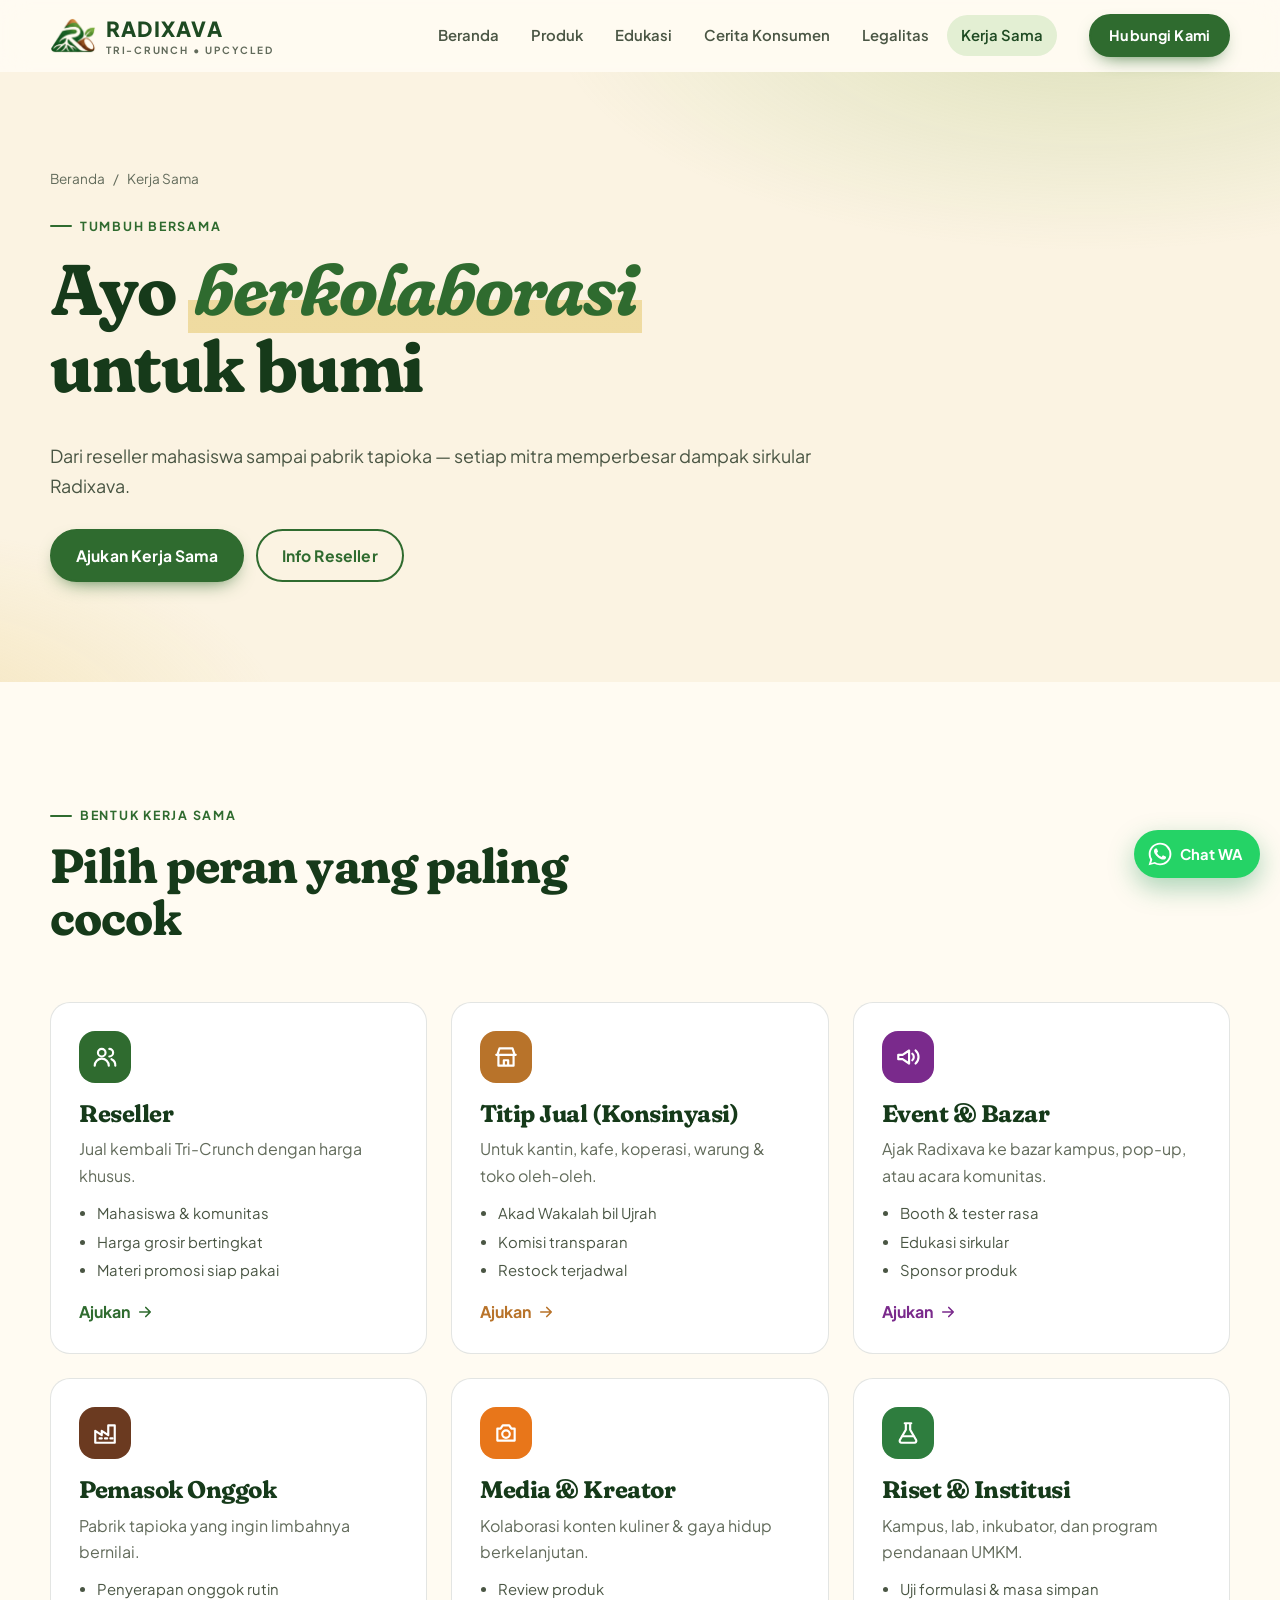
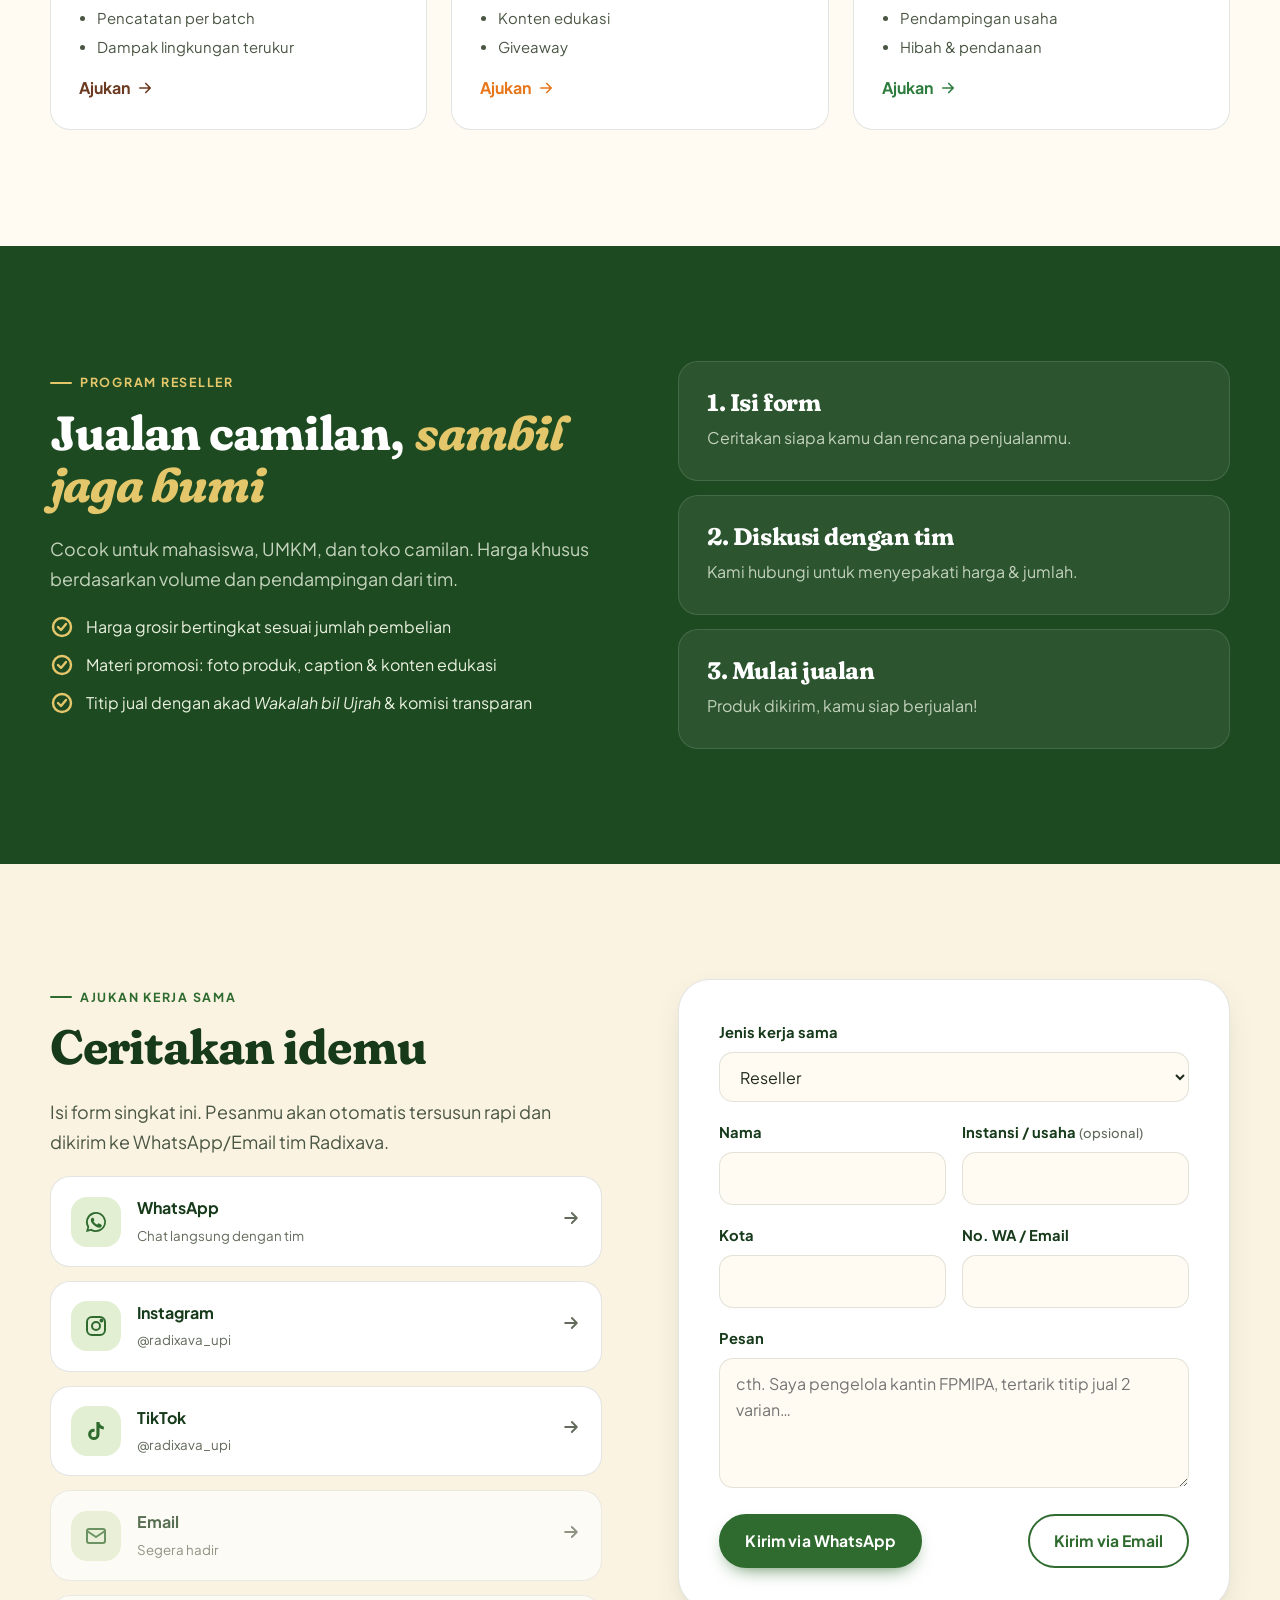
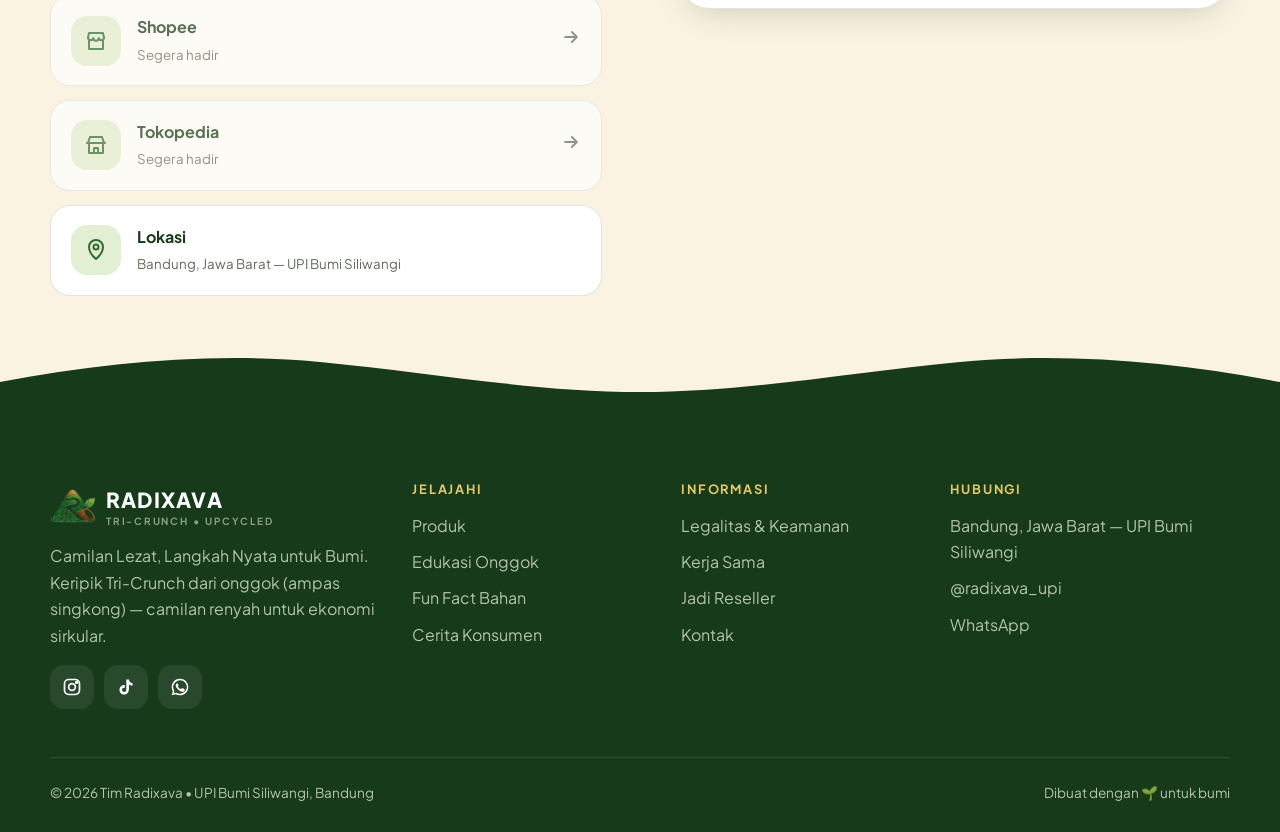
<file: kerja-sama.html>
<!doctype html>
<html lang="id" class="no-js">
<head>
  <meta charset="utf-8">
  <meta name="viewport" content="width=device-width, initial-scale=1, viewport-fit=cover">
  <title>Kerja Sama — Radixava</title>
  <meta name="description" content="Kerja sama dengan Radixava: reseller, titip jual (konsinyasi), event & bazar, pemasok onggok, media, dan kolaborasi riset.">
  <meta name="theme-color" content="#1E4A22">
  <link rel="icon" href="assets/img/favicon.png">
  <link rel="preconnect" href="https://fonts.googleapis.com">
  <link rel="preconnect" href="https://fonts.gstatic.com" crossorigin>
  <link href="https://fonts.googleapis.com/css2?family=Caveat:wght@600;700&family=Fraunces:ital,opsz,wght,SOFT,WONK@0,9..144,500..800,100,1;1,9..144,500..800,100,1&family=Plus+Jakarta+Sans:wght@400;500;600;700;800&display=swap" rel="stylesheet">
  <link rel="stylesheet" href="assets/css/style.css">
</head>
<body data-page="kerjasama">
<main id="main">
  <section class="page-hero">
    <div class="container">
      <nav class="crumbs" aria-label="Breadcrumb"><a href="index.html">Beranda</a><span>/</span><span>Kerja Sama</span></nav>
      <span class="eyebrow">Tumbuh Bersama</span>
      <h1>Ayo <em class="hl">berkolaborasi</em> untuk bumi</h1>
      <p class="lead">Dari reseller mahasiswa sampai pabrik tapioka — setiap mitra memperbesar dampak sirkular Radixava.</p>
      <div class="hero-actions"><a class="btn" href="#ajukan">Ajukan Kerja Sama</a><a class="btn btn--ghost" href="#reseller">Info Reseller</a></div>
    </div>
  </section>

  <section class="section">
    <div class="container">
      <div class="section-head"><div class="reveal"><span class="eyebrow">Bentuk Kerja Sama</span><h2>Pilih peran yang paling cocok</h2></div></div>
      <div class="grid grid-3" id="partnerGrid"></div>
    </div>
  </section>

  <section class="section section--green" id="reseller">
    <div class="container split">
      <div class="reveal">
        <span class="eyebrow">Program Reseller</span>
        <h2>Jualan camilan, <em class="hl" style="color:var(--gold);background:none">sambil jaga bumi</em></h2>
        <p class="lead">Cocok untuk mahasiswa, UMKM, dan toko camilan. Harga khusus berdasarkan volume dan pendampingan dari tim.</p>
        <ul class="checklist">
          <li><svg viewBox="0 0 24 24" fill="none" stroke="currentColor" stroke-width="2.4" stroke-linecap="round" stroke-linejoin="round"><circle cx="12" cy="12" r="9"/><path d="M8 12l3 3 5-6"/></svg><span>Harga grosir bertingkat sesuai jumlah pembelian</span></li>
          <li><svg viewBox="0 0 24 24" fill="none" stroke="currentColor" stroke-width="2.4" stroke-linecap="round" stroke-linejoin="round"><circle cx="12" cy="12" r="9"/><path d="M8 12l3 3 5-6"/></svg><span>Materi promosi: foto produk, caption & konten edukasi</span></li>
          <li><svg viewBox="0 0 24 24" fill="none" stroke="currentColor" stroke-width="2.4" stroke-linecap="round" stroke-linejoin="round"><circle cx="12" cy="12" r="9"/><path d="M8 12l3 3 5-6"/></svg><span>Titip jual dengan akad <i>Wakalah bil Ujrah</i> & komisi transparan</span></li>
        </ul>
      </div>
      <div class="grid reveal" data-d="2" style="gap:14px">
        <div class="card" style="background:rgba(255,255,255,.06);border-color:rgba(255,255,255,.12);color:#E9F1DE"><h3 style="color:#fff">1. Isi form</h3><p style="margin:0;opacity:.8">Ceritakan siapa kamu dan rencana penjualanmu.</p></div>
        <div class="card" style="background:rgba(255,255,255,.06);border-color:rgba(255,255,255,.12);color:#E9F1DE"><h3 style="color:#fff">2. Diskusi dengan tim</h3><p style="margin:0;opacity:.8">Kami hubungi untuk menyepakati harga & jumlah.</p></div>
        <div class="card" style="background:rgba(255,255,255,.06);border-color:rgba(255,255,255,.12);color:#E9F1DE"><h3 style="color:#fff">3. Mulai jualan</h3><p style="margin:0;opacity:.8">Produk dikirim, kamu siap berjualan!</p></div>
      </div>
    </div>
  </section>

  <section class="section section--cream" id="ajukan">
    <div class="container split" style="align-items:start">
      <div class="reveal">
        <span class="eyebrow">Ajukan Kerja Sama</span>
        <h2>Ceritakan idemu</h2>
        <p class="lead">Isi form singkat ini. Pesanmu akan otomatis tersusun rapi dan dikirim ke WhatsApp/Email tim Radixava.</p>
        <div class="contact-list" data-contacts style="margin-top:20px"></div>
      </div>
      <form class="form-card reveal" data-d="1" id="partnerForm" novalidate>
        <div class="field"><label for="pType">Jenis kerja sama</label><select class="select" id="pType" required></select></div>
        <div class="row-2">
          <div class="field"><label for="pName">Nama</label><input class="input" id="pName" required autocomplete="name"></div>
          <div class="field"><label for="pOrg">Instansi / usaha <span class="opt">(opsional)</span></label><input class="input" id="pOrg" autocomplete="organization"></div>
        </div>
        <div class="row-2">
          <div class="field"><label for="pCity">Kota</label><input class="input" id="pCity"></div>
          <div class="field"><label for="pContact">No. WA / Email</label><input class="input" id="pContact" required></div>
        </div>
        <div class="field"><label for="pMsg">Pesan</label><textarea class="textarea" id="pMsg" placeholder="cth. Saya pengelola kantin FPMIPA, tertarik titip jual 2 varian…" required></textarea></div>
        <span class="err" id="pErr">Lengkapi nama, kontak, dan pesan dulu ya.</span>
        <div class="form-nav" style="flex-wrap:wrap">
          <button type="submit" class="btn" data-via="wa">Kirim via WhatsApp</button>
          <button type="button" class="btn btn--ghost" id="pMail">Kirim via Email</button>
        </div>
      </form>
    </div>
  </section>
</main>
<script src="assets/js/data.js"></script>
<script>
window.RXpage = (window.RXpage || []).concat(function (h) {
  var I = h.I;
  var P = [
    { t: "Reseller", i: I.users, c: "#2F6B2F", d: "Jual kembali Tri-Crunch dengan harga khusus.", l: ["Mahasiswa & komunitas", "Harga grosir bertingkat", "Materi promosi siap pakai"] },
    { t: "Titip Jual (Konsinyasi)", i: I.store, c: "#B8732A", d: "Untuk kantin, kafe, koperasi, warung & toko oleh-oleh.", l: ["Akad Wakalah bil Ujrah", "Komisi transparan", "Restock terjadwal"] },
    { t: "Event & Bazar", i: I.mega, c: "#7A2A8C", d: "Ajak Radixava ke bazar kampus, pop-up, atau acara komunitas.", l: ["Booth & tester rasa", "Edukasi sirkular", "Sponsor produk"] },
    { t: "Pemasok Onggok", i: I.factory, c: "#6B3A20", d: "Pabrik tapioka yang ingin limbahnya bernilai.", l: ["Penyerapan onggok rutin", "Pencatatan per batch", "Dampak lingkungan terukur"] },
    { t: "Media & Kreator", i: I.camera, c: "#E8761A", d: "Kolaborasi konten kuliner & gaya hidup berkelanjutan.", l: ["Review produk", "Konten edukasi", "Giveaway"] },
    { t: "Riset & Institusi", i: I.flask, c: "#2E7D3E", d: "Kampus, lab, inkubator, dan program pendanaan UMKM.", l: ["Uji formulasi & masa simpan", "Pendampingan usaha", "Hibah & pendanaan"] }
  ];
  h.$("#partnerGrid").innerHTML = P.map(function (p, i) {
    return '<article class="card partner-card reveal" data-d="' + (i % 3) + '" style="--c:' + p.c + '"><div class="ico">' + p.i + '</div><h3>' + p.t + '</h3><p class="muted" style="margin:0">' + p.d + '</p><ul>' + p.l.map(function (x) { return "<li>" + x + "</li>"; }).join("") + '</ul><p style="margin:16px 0 0"><a class="link-arrow" style="color:' + p.c + '" href="#ajukan" data-type="' + p.t + '">Ajukan ' + I.arrow + '</a></p></article>';
  }).join("");
  h.$("#pType").innerHTML = P.map(function (p) { return "<option>" + p.t + "</option>"; }).join("") + "<option>Lainnya</option>";
  document.addEventListener("click", function (e) { var a = e.target.closest("[data-type]"); if (a) h.$("#pType").value = a.dataset.type; });

  function build() {
    var n = h.$("#pName").value.trim(), c = h.$("#pContact").value.trim(), m = h.$("#pMsg").value.trim();
    var ok = n && c && m; h.$("#pErr").classList.toggle("show", !ok); if (!ok) return null;
    return "Halo Tim Radixava! Saya ingin mengajukan kerja sama.\n\n" +
      "Jenis: " + h.$("#pType").value + "\nNama: " + n + "\nInstansi/usaha: " + (h.$("#pOrg").value.trim() || "-") +
      "\nKota: " + (h.$("#pCity").value.trim() || "-") + "\nKontak: " + c + "\n\nPesan:\n" + m;
  }
  h.$("#partnerForm").addEventListener("submit", function (e) {
    e.preventDefault(); var msg = build(); if (!msg) return;
    var url = h.L.wa(msg);
    if (url) window.open(url, "_blank", "noopener");
    else if (navigator.clipboard) navigator.clipboard.writeText(msg).then(function () { h.toast("WhatsApp belum diatur. Pesan disalin — kirim via DM Instagram @" + h.C.instagram); });
    else h.toast("WhatsApp belum diatur. Hubungi kami via Instagram @" + h.C.instagram);
  });
  h.$("#pMail").addEventListener("click", function () {
    var msg = build(); if (!msg) return;
    var url = h.L.mail("Pengajuan Kerja Sama — " + h.$("#pType").value, msg);
    if (url) location.href = url; else h.toast("Email resmi sedang disiapkan. Coba via WhatsApp/Instagram dulu ya.");
  });
});
</script>
<script src="assets/js/app.js"></script>
</body>
</html>
</file>
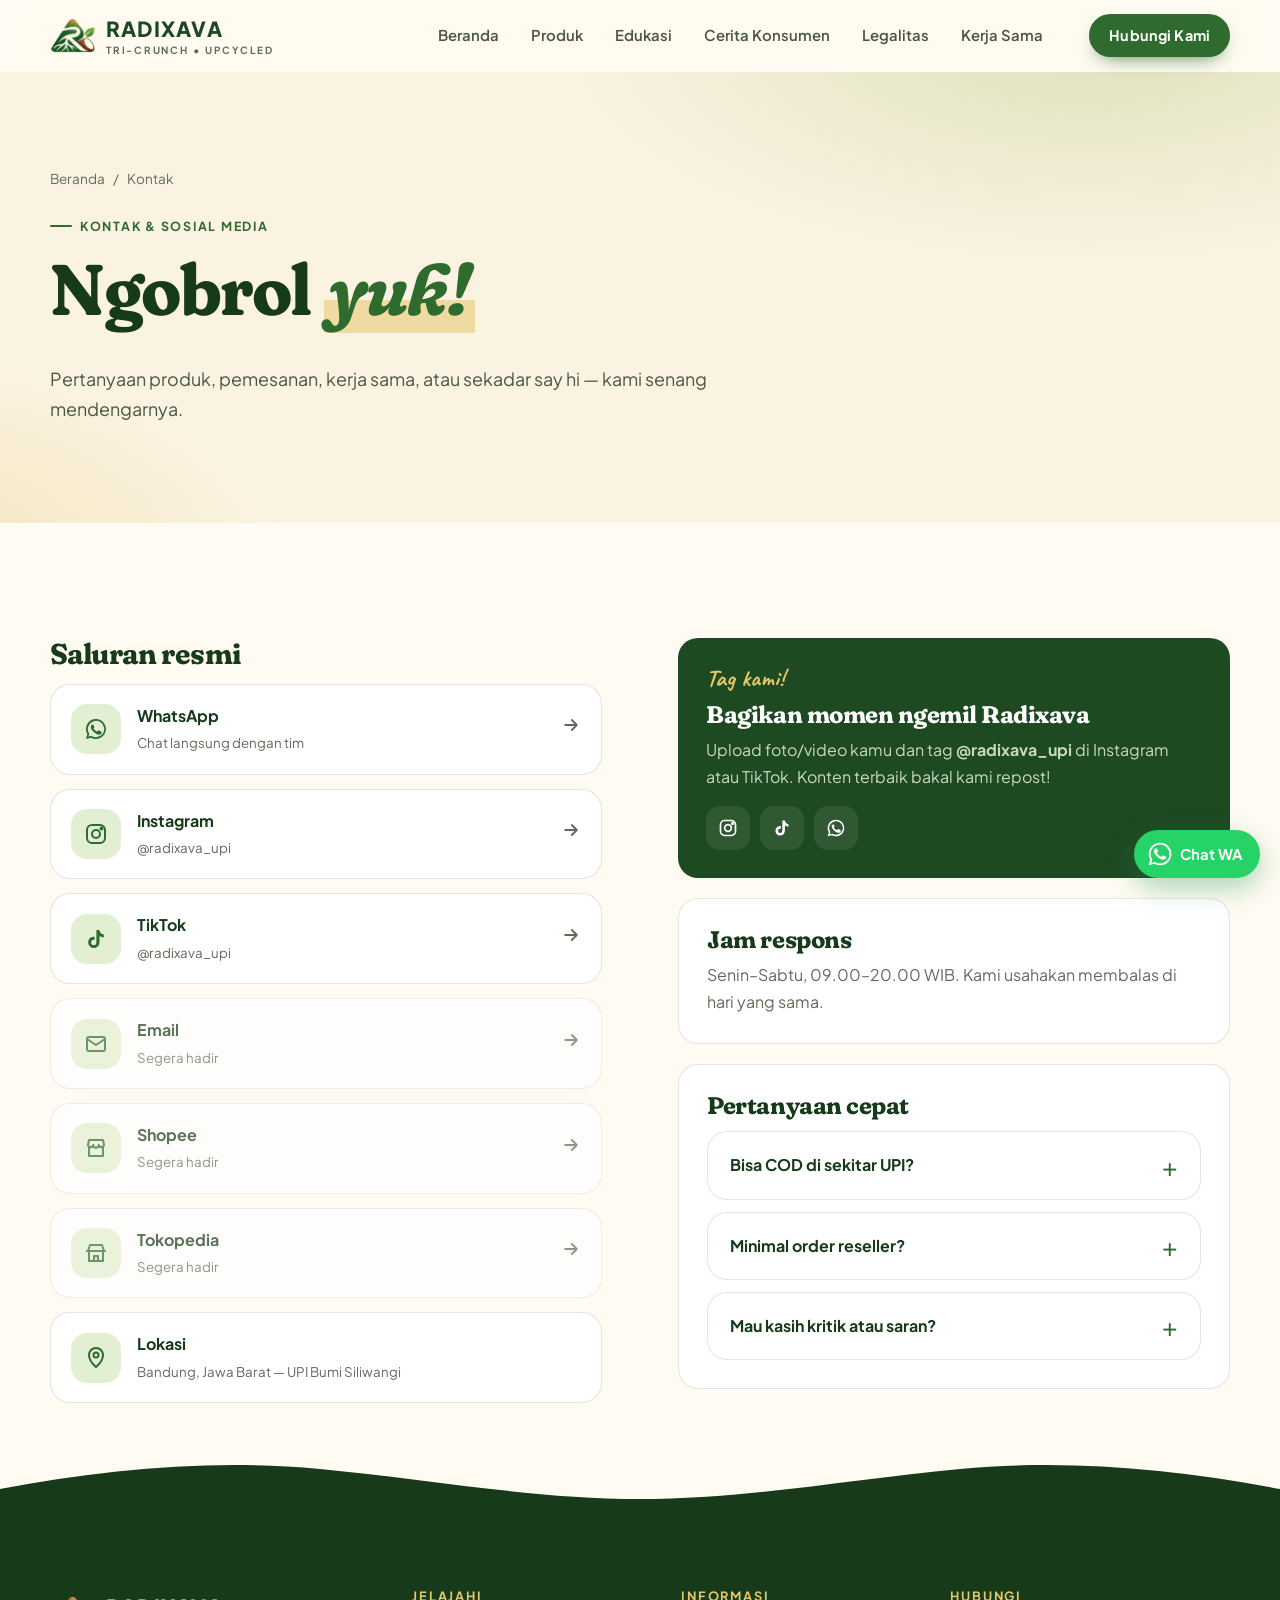
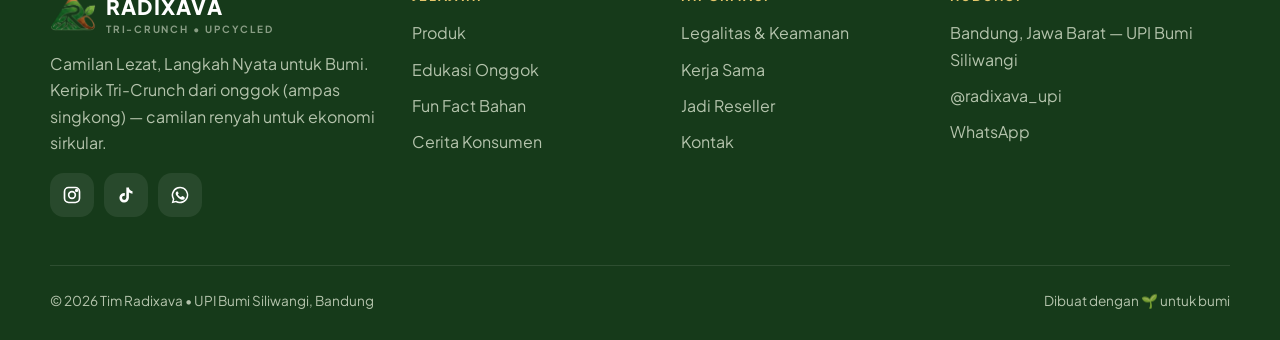
<file: kontak.html>
<!doctype html>
<html lang="id" class="no-js">
<head>
  <meta charset="utf-8">
  <meta name="viewport" content="width=device-width, initial-scale=1, viewport-fit=cover">
  <title>Kontak — Radixava</title>
  <meta name="description" content="Hubungi tim Radixava lewat WhatsApp, Instagram, TikTok, atau email.">
  <meta name="theme-color" content="#1E4A22">
  <link rel="icon" href="assets/img/favicon.png">
  <link rel="preconnect" href="https://fonts.googleapis.com">
  <link rel="preconnect" href="https://fonts.gstatic.com" crossorigin>
  <link href="https://fonts.googleapis.com/css2?family=Caveat:wght@600;700&family=Fraunces:ital,opsz,wght,SOFT,WONK@0,9..144,500..800,100,1;1,9..144,500..800,100,1&family=Plus+Jakarta+Sans:wght@400;500;600;700;800&display=swap" rel="stylesheet">
  <link rel="stylesheet" href="assets/css/style.css">
</head>
<body data-page="kontak">
<main id="main">
  <section class="page-hero">
    <div class="container">
      <nav class="crumbs" aria-label="Breadcrumb"><a href="index.html">Beranda</a><span>/</span><span>Kontak</span></nav>
      <span class="eyebrow">Kontak & Sosial Media</span>
      <h1>Ngobrol <em class="hl">yuk!</em></h1>
      <p class="lead">Pertanyaan produk, pemesanan, kerja sama, atau sekadar say hi — kami senang mendengarnya.</p>
    </div>
  </section>

  <section class="section">
    <div class="container split" style="align-items:start">
      <div class="reveal">
        <h2 style="font-size:1.8rem">Saluran resmi</h2>
        <div class="contact-list" data-contacts></div>
      </div>
      <div class="reveal" data-d="1">
        <div class="card" style="background:var(--green-800);color:#E9F1DE;border:0">
          <span class="hand" style="color:var(--gold)">Tag kami!</span>
          <h3 style="color:#fff;margin-top:8px">Bagikan momen ngemil Radixava</h3>
          <p style="opacity:.85">Upload foto/video kamu dan tag <b>@radixava_upi</b> di Instagram atau TikTok. Konten terbaik bakal kami repost!</p>
          <div class="socials" data-socials style="margin-top:14px"></div>
        </div>
        <div class="card" style="margin-top:20px">
          <h3>Jam respons</h3>
          <p class="muted" style="margin:0">Senin–Sabtu, 09.00–20.00 WIB. Kami usahakan membalas di hari yang sama.</p>
        </div>
        <div class="card" style="margin-top:20px">
          <h3>Pertanyaan cepat</h3>
          <div class="faq" style="margin-top:12px">
            <details><summary>Bisa COD di sekitar UPI?</summary><p>Bisa untuk area sekitar kampus UPI Bumi Siliwangi, sesuai jadwal tim. Tanyakan via kontak di samping.</p></details>
            <details><summary>Minimal order reseller?</summary><p>Detailnya kami jelaskan langsung — ajukan lewat halaman <a class="link-arrow" href="kerja-sama.html#ajukan">Kerja Sama</a>.</p></details>
            <details><summary>Mau kasih kritik atau saran?</summary><p>Tulis di <a class="link-arrow" href="cerita.html#tulis">Cerita Konsumen</a> — semua masukan kami baca!</p></details>
          </div>
        </div>
      </div>
    </div>
  </section>
</main>
<script src="assets/js/data.js"></script>
<script src="assets/js/app.js"></script>
</body>
</html>
</file>
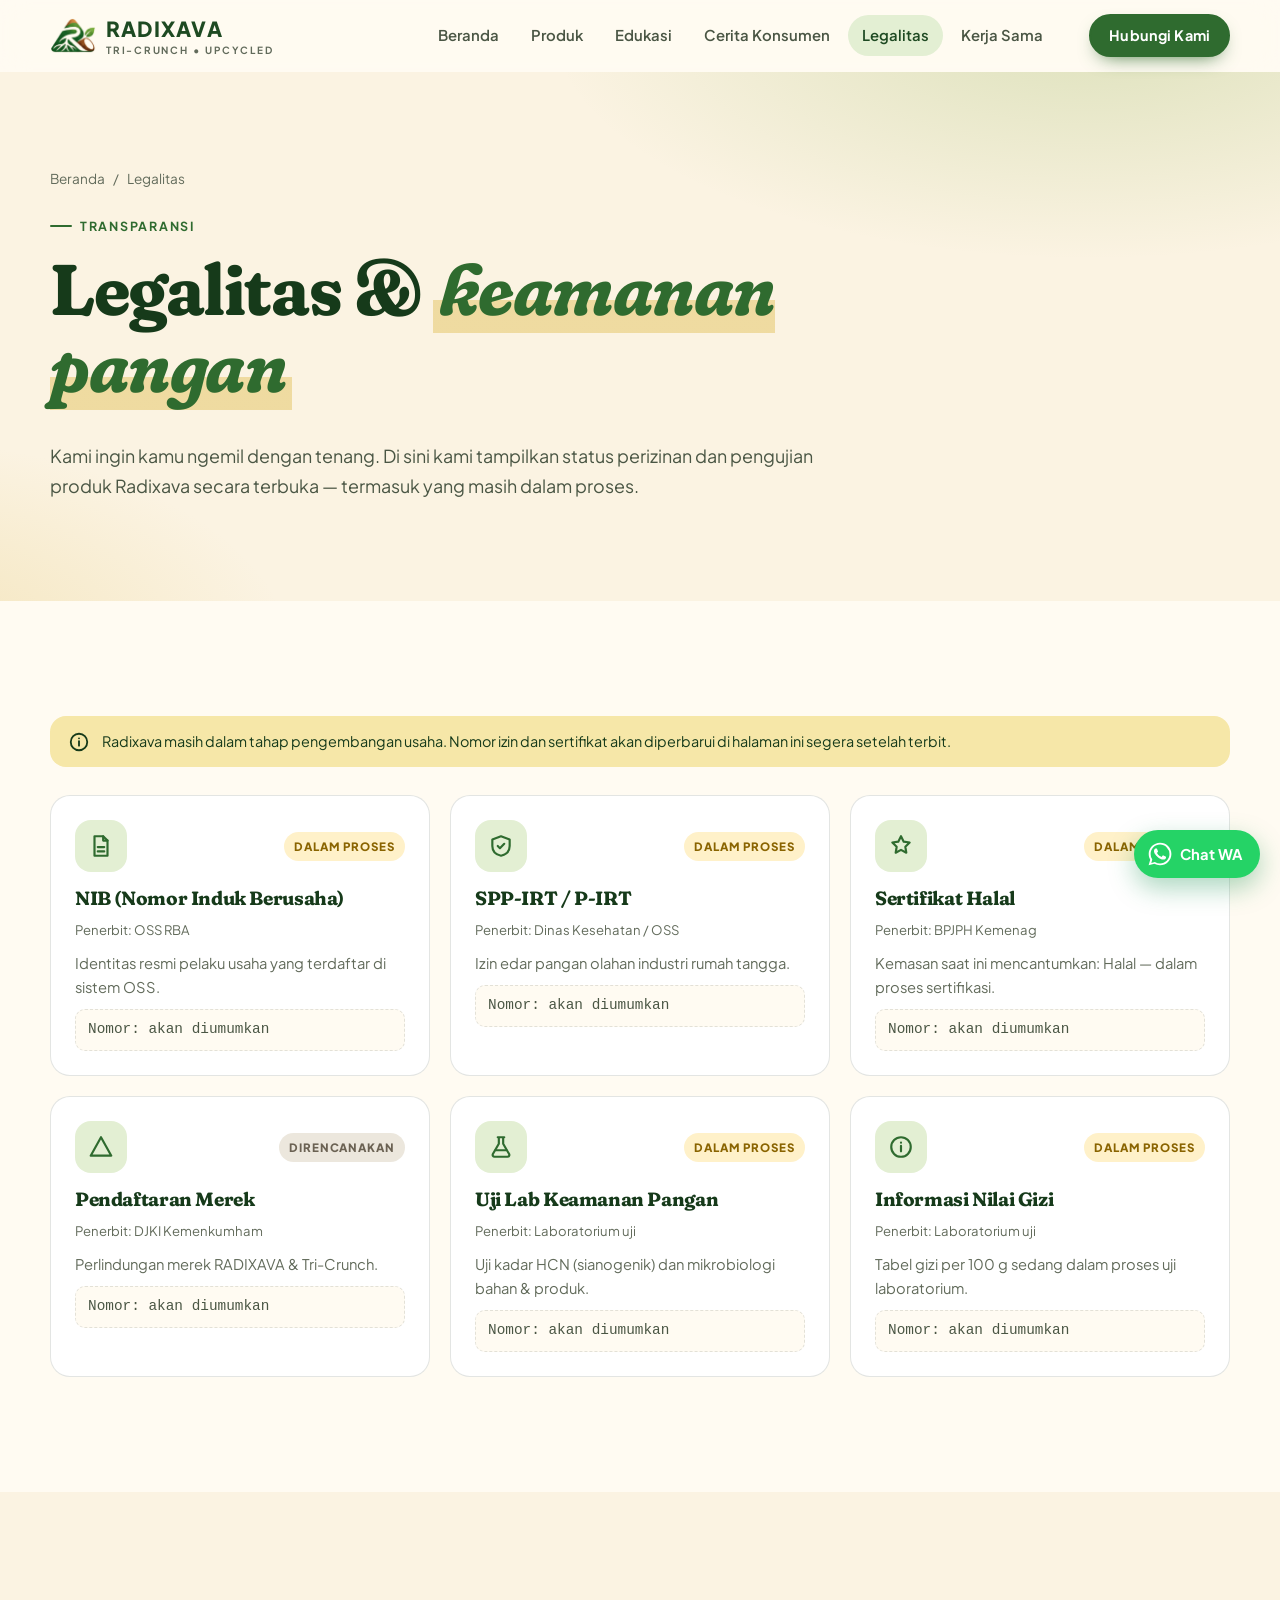
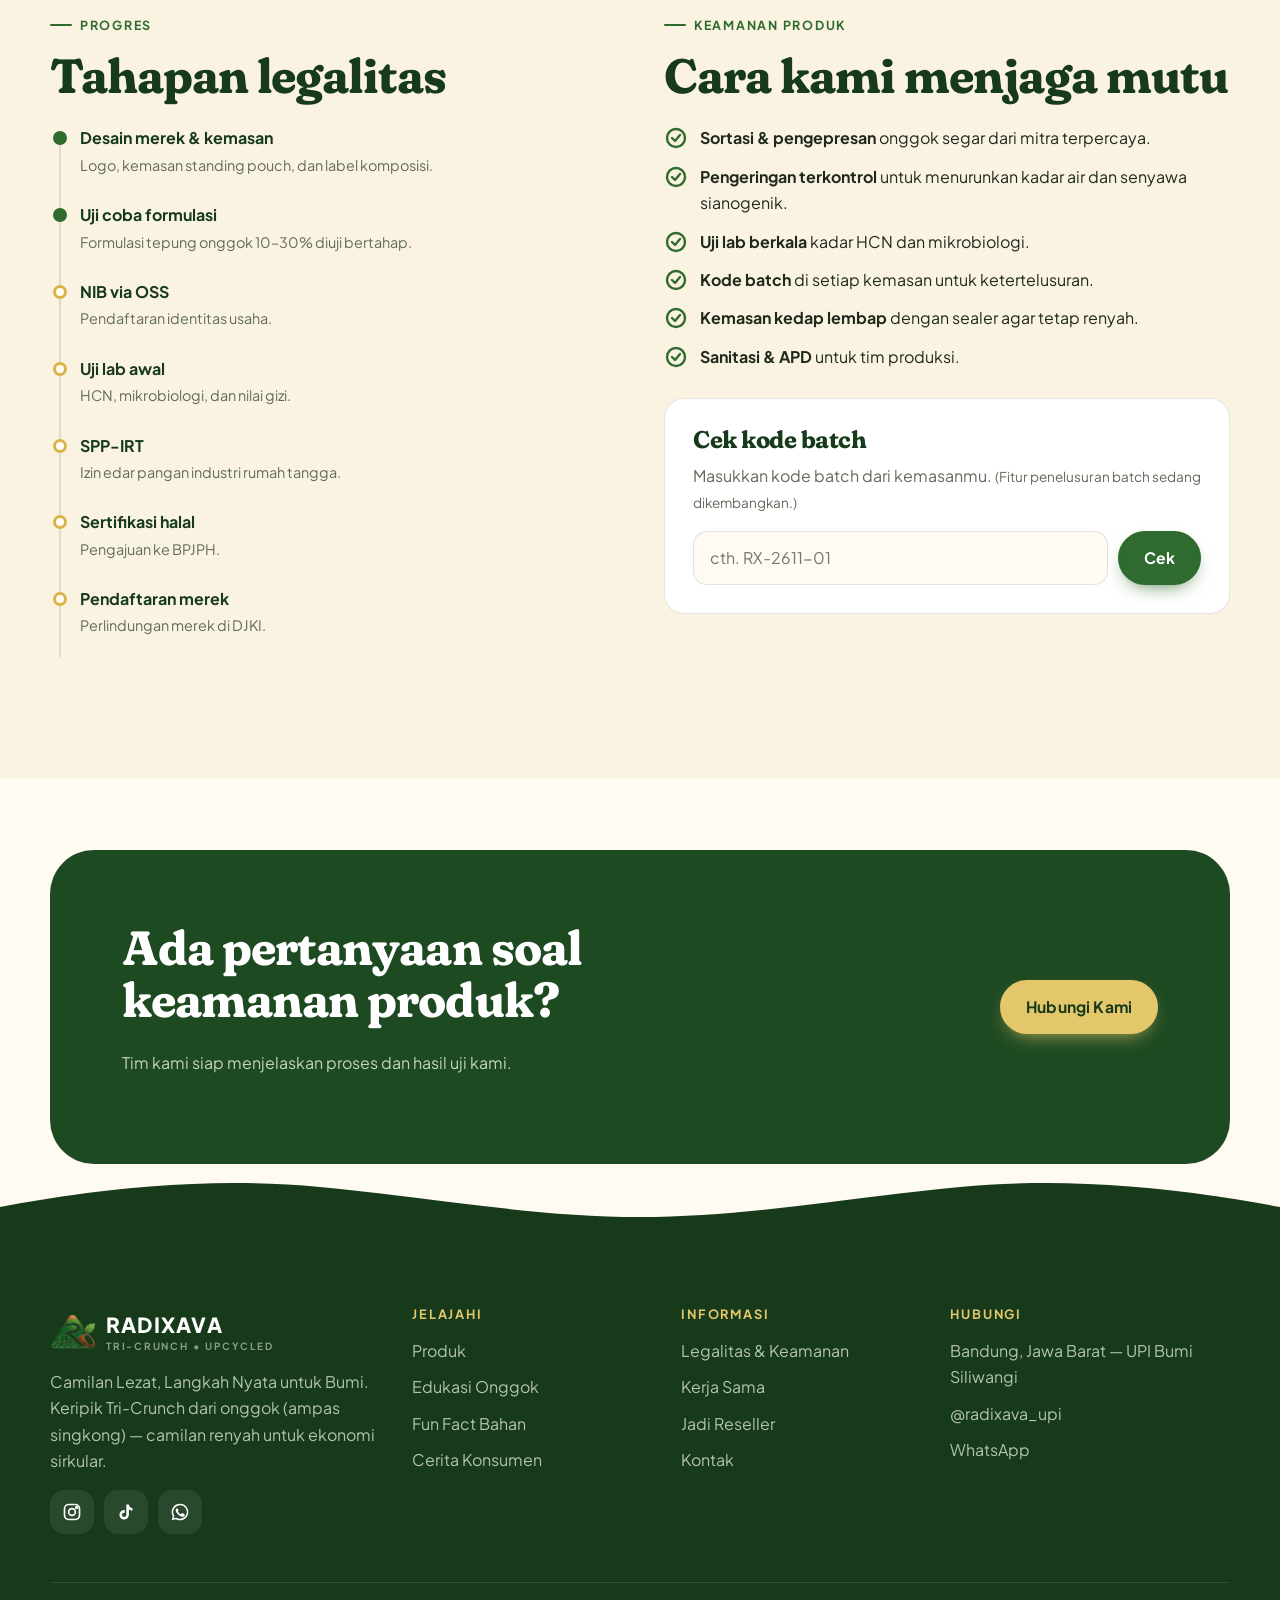
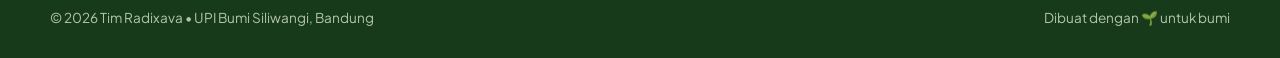
<file: legalitas.html>
<!doctype html>
<html lang="id" class="no-js">
<head>
  <meta charset="utf-8">
  <meta name="viewport" content="width=device-width, initial-scale=1, viewport-fit=cover">
  <title>Legalitas & Keamanan Pangan — Radixava</title>
  <meta name="description" content="Informasi legalitas produk Radixava: NIB, P-IRT, sertifikasi halal, merek, dan uji laboratorium keamanan pangan.">
  <meta name="theme-color" content="#1E4A22">
  <link rel="icon" href="assets/img/favicon.png">
  <link rel="preconnect" href="https://fonts.googleapis.com">
  <link rel="preconnect" href="https://fonts.gstatic.com" crossorigin>
  <link href="https://fonts.googleapis.com/css2?family=Caveat:wght@600;700&family=Fraunces:ital,opsz,wght,SOFT,WONK@0,9..144,500..800,100,1;1,9..144,500..800,100,1&family=Plus+Jakarta+Sans:wght@400;500;600;700;800&display=swap" rel="stylesheet">
  <link rel="stylesheet" href="assets/css/style.css">
</head>
<body data-page="legalitas">
<main id="main">
  <section class="page-hero">
    <div class="container">
      <nav class="crumbs" aria-label="Breadcrumb"><a href="index.html">Beranda</a><span>/</span><span>Legalitas</span></nav>
      <span class="eyebrow">Transparansi</span>
      <h1>Legalitas & <em class="hl">keamanan pangan</em></h1>
      <p class="lead">Kami ingin kamu ngemil dengan tenang. Di sini kami tampilkan status perizinan dan pengujian produk Radixava secara terbuka — termasuk yang masih dalam proses.</p>
    </div>
  </section>

  <section class="section">
    <div class="container">
      <div class="notice reveal" style="margin-bottom:28px"><svg viewBox="0 0 24 24" fill="none" stroke="currentColor" stroke-width="2" stroke-linecap="round"><circle cx="12" cy="12" r="9"/><path d="M12 11v5M12 8h.01"/></svg><span>Radixava masih dalam tahap pengembangan usaha. Nomor izin dan sertifikat akan diperbarui di halaman ini segera setelah terbit.</span></div>
      <div class="legal-grid" data-legal></div>
    </div>
  </section>

  <section class="section section--cream">
    <div class="container grid grid-2" style="align-items:start;gap:48px">
      <div class="reveal">
        <span class="eyebrow">Progres</span>
        <h2>Tahapan legalitas</h2>
        <div class="timeline">
          <div class="tl done"><b>Desain merek & kemasan</b><span>Logo, kemasan standing pouch, dan label komposisi.</span></div>
          <div class="tl done"><b>Uji coba formulasi</b><span>Formulasi tepung onggok 10–30% diuji bertahap.</span></div>
          <div class="tl"><b>NIB via OSS</b><span>Pendaftaran identitas usaha.</span></div>
          <div class="tl"><b>Uji lab awal</b><span>HCN, mikrobiologi, dan nilai gizi.</span></div>
          <div class="tl"><b>SPP-IRT</b><span>Izin edar pangan industri rumah tangga.</span></div>
          <div class="tl"><b>Sertifikasi halal</b><span>Pengajuan ke BPJPH.</span></div>
          <div class="tl"><b>Pendaftaran merek</b><span>Perlindungan merek di DJKI.</span></div>
        </div>
      </div>
      <div class="reveal" data-d="1">
        <span class="eyebrow">Keamanan Produk</span>
        <h2>Cara kami menjaga mutu</h2>
        <ul class="checklist">
          <li><svg viewBox="0 0 24 24" fill="none" stroke="currentColor" stroke-width="2.4" stroke-linecap="round" stroke-linejoin="round"><circle cx="12" cy="12" r="9"/><path d="M8 12l3 3 5-6"/></svg><span><b>Sortasi & pengepresan</b> onggok segar dari mitra terpercaya.</span></li>
          <li><svg viewBox="0 0 24 24" fill="none" stroke="currentColor" stroke-width="2.4" stroke-linecap="round" stroke-linejoin="round"><circle cx="12" cy="12" r="9"/><path d="M8 12l3 3 5-6"/></svg><span><b>Pengeringan terkontrol</b> untuk menurunkan kadar air dan senyawa sianogenik.</span></li>
          <li><svg viewBox="0 0 24 24" fill="none" stroke="currentColor" stroke-width="2.4" stroke-linecap="round" stroke-linejoin="round"><circle cx="12" cy="12" r="9"/><path d="M8 12l3 3 5-6"/></svg><span><b>Uji lab berkala</b> kadar HCN dan mikrobiologi.</span></li>
          <li><svg viewBox="0 0 24 24" fill="none" stroke="currentColor" stroke-width="2.4" stroke-linecap="round" stroke-linejoin="round"><circle cx="12" cy="12" r="9"/><path d="M8 12l3 3 5-6"/></svg><span><b>Kode batch</b> di setiap kemasan untuk ketertelusuran.</span></li>
          <li><svg viewBox="0 0 24 24" fill="none" stroke="currentColor" stroke-width="2.4" stroke-linecap="round" stroke-linejoin="round"><circle cx="12" cy="12" r="9"/><path d="M8 12l3 3 5-6"/></svg><span><b>Kemasan kedap lembap</b> dengan sealer agar tetap renyah.</span></li>
          <li><svg viewBox="0 0 24 24" fill="none" stroke="currentColor" stroke-width="2.4" stroke-linecap="round" stroke-linejoin="round"><circle cx="12" cy="12" r="9"/><path d="M8 12l3 3 5-6"/></svg><span><b>Sanitasi & APD</b> untuk tim produksi.</span></li>
        </ul>
        <div class="card" style="margin-top:8px">
          <h3>Cek kode batch</h3>
          <p class="muted">Masukkan kode batch dari kemasanmu. <span style="font-size:.85rem">(Fitur penelusuran batch sedang dikembangkan.)</span></p>
          <form id="batchForm" style="display:flex;gap:10px;flex-wrap:wrap">
            <label for="batch" class="sr-only">Kode batch</label>
            <input class="input" id="batch" placeholder="cth. RX-2611-01" style="flex:1;min-width:180px">
            <button class="btn" type="submit">Cek</button>
          </form>
        </div>
      </div>
    </div>
  </section>

  <section class="section section--tight">
    <div class="container">
      <div class="cta-band reveal">
        <div><h2>Ada pertanyaan soal keamanan produk?</h2><p>Tim kami siap menjelaskan proses dan hasil uji kami.</p></div>
        <div class="actions"><a class="btn btn--gold" href="kontak.html">Hubungi Kami</a></div>
      </div>
    </div>
  </section>
</main>
<script src="assets/js/data.js"></script>
<script>
window.RXpage = (window.RXpage || []).concat(function (h) {
  h.$("#batchForm").addEventListener("submit", function (e) {
    e.preventDefault();
    var v = h.$("#batch").value.trim();
    h.toast(v ? "Kode " + v + " tercatat. Penelusuran batch online segera hadir!" : "Masukkan kode batch dulu ya.");
  });
});
</script>
<script src="assets/js/app.js"></script>
</body>
</html>
</file>
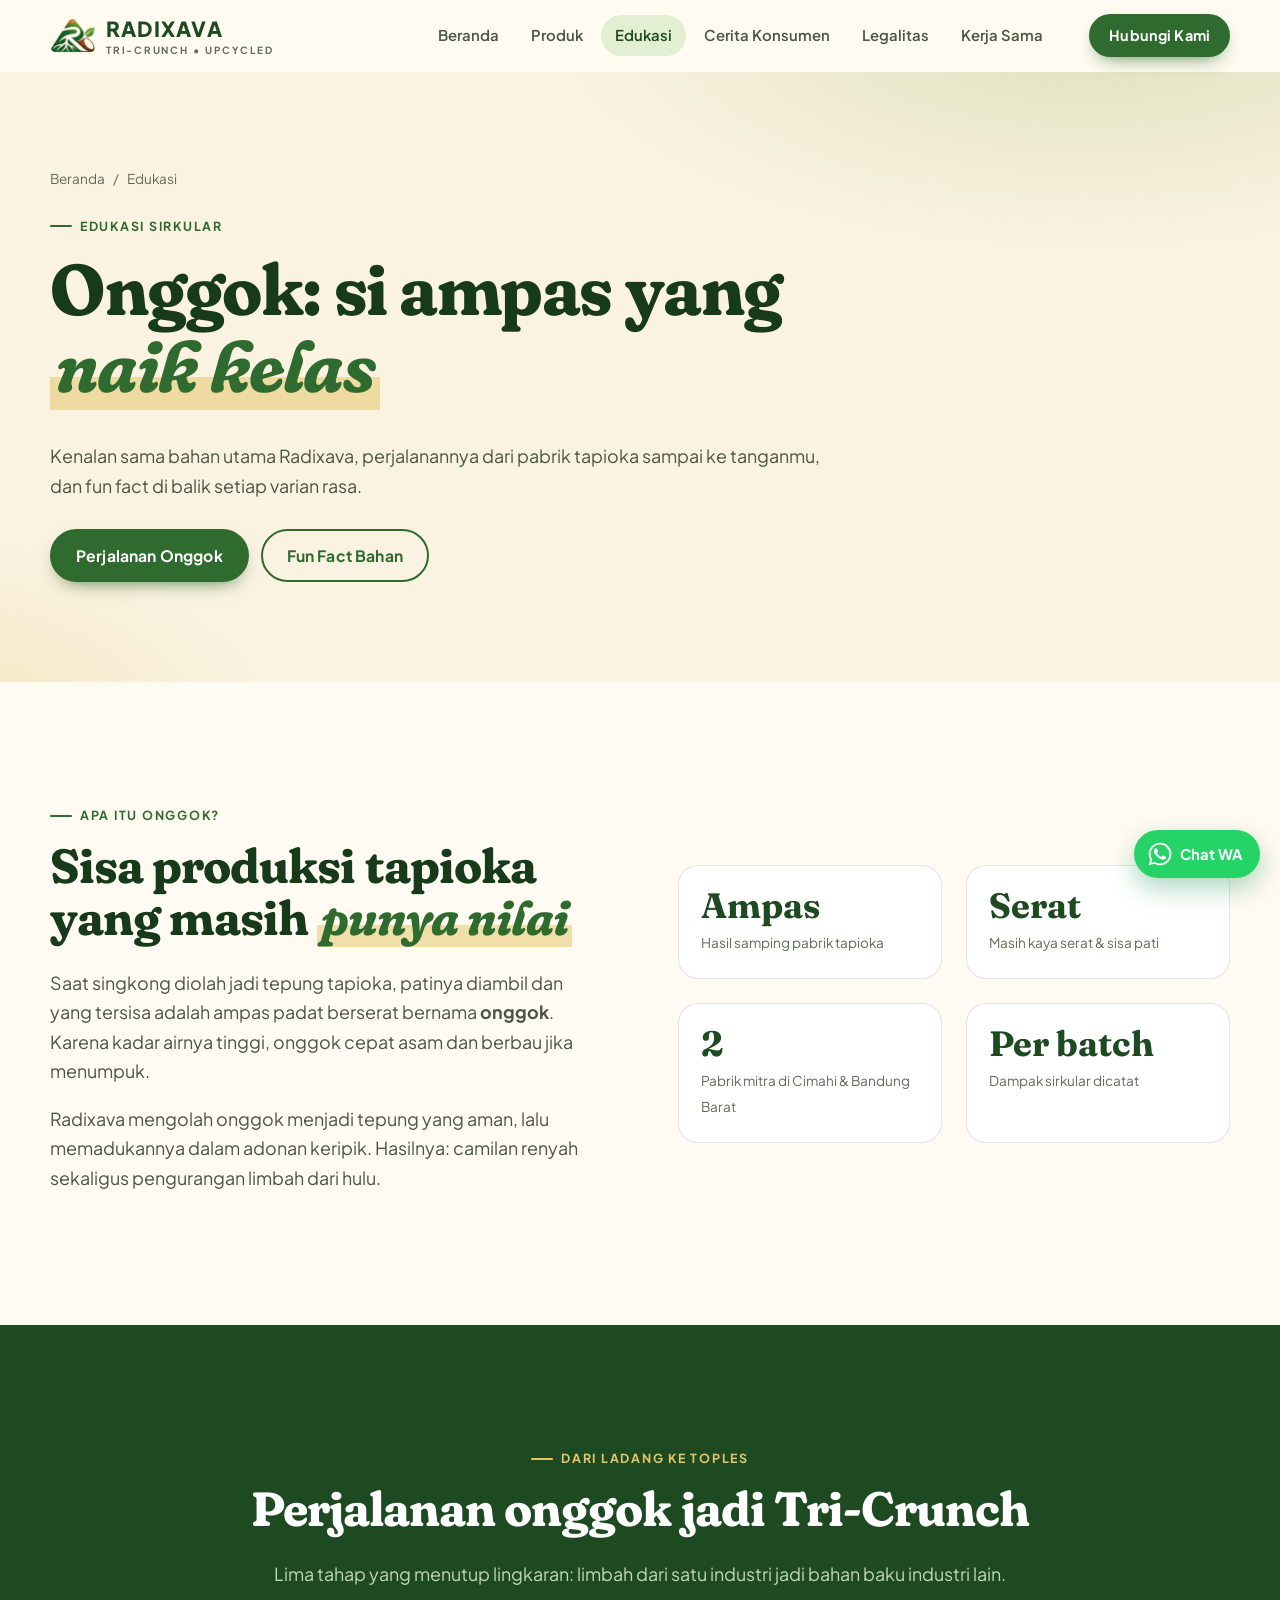
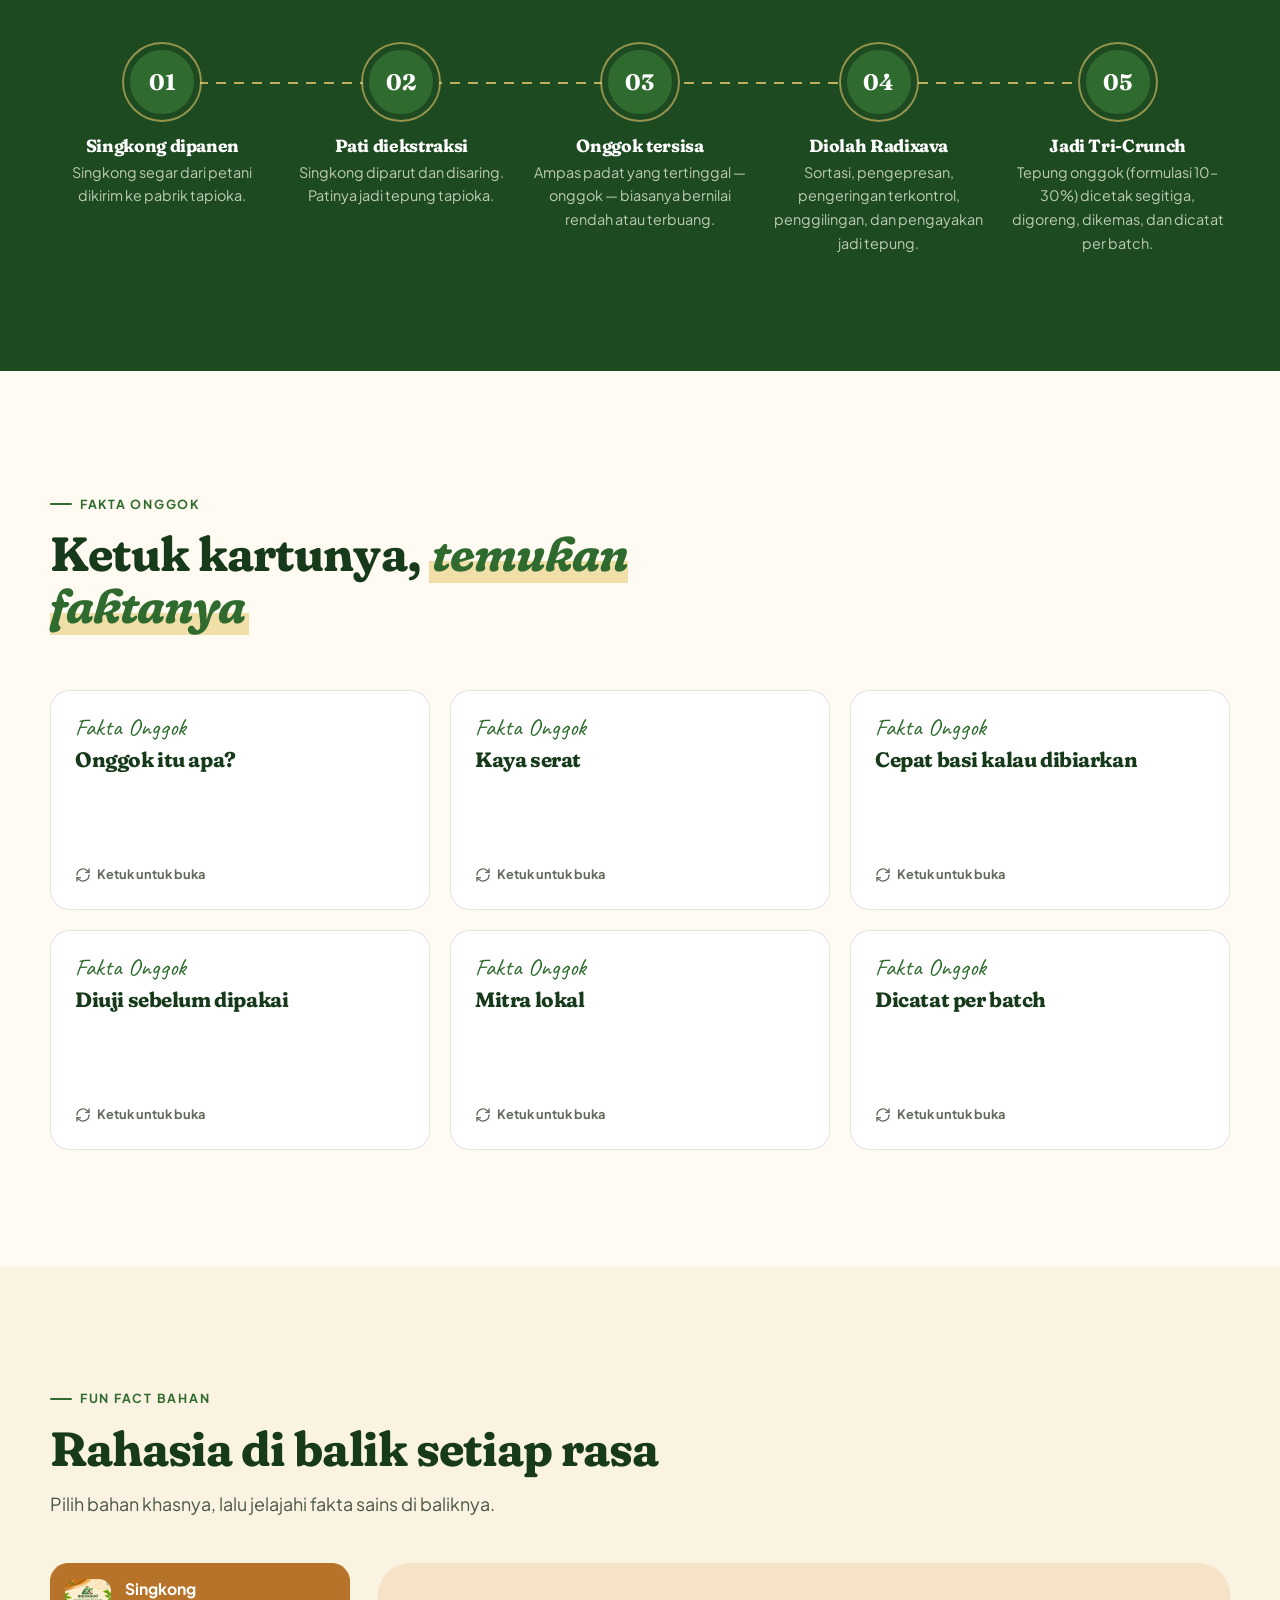
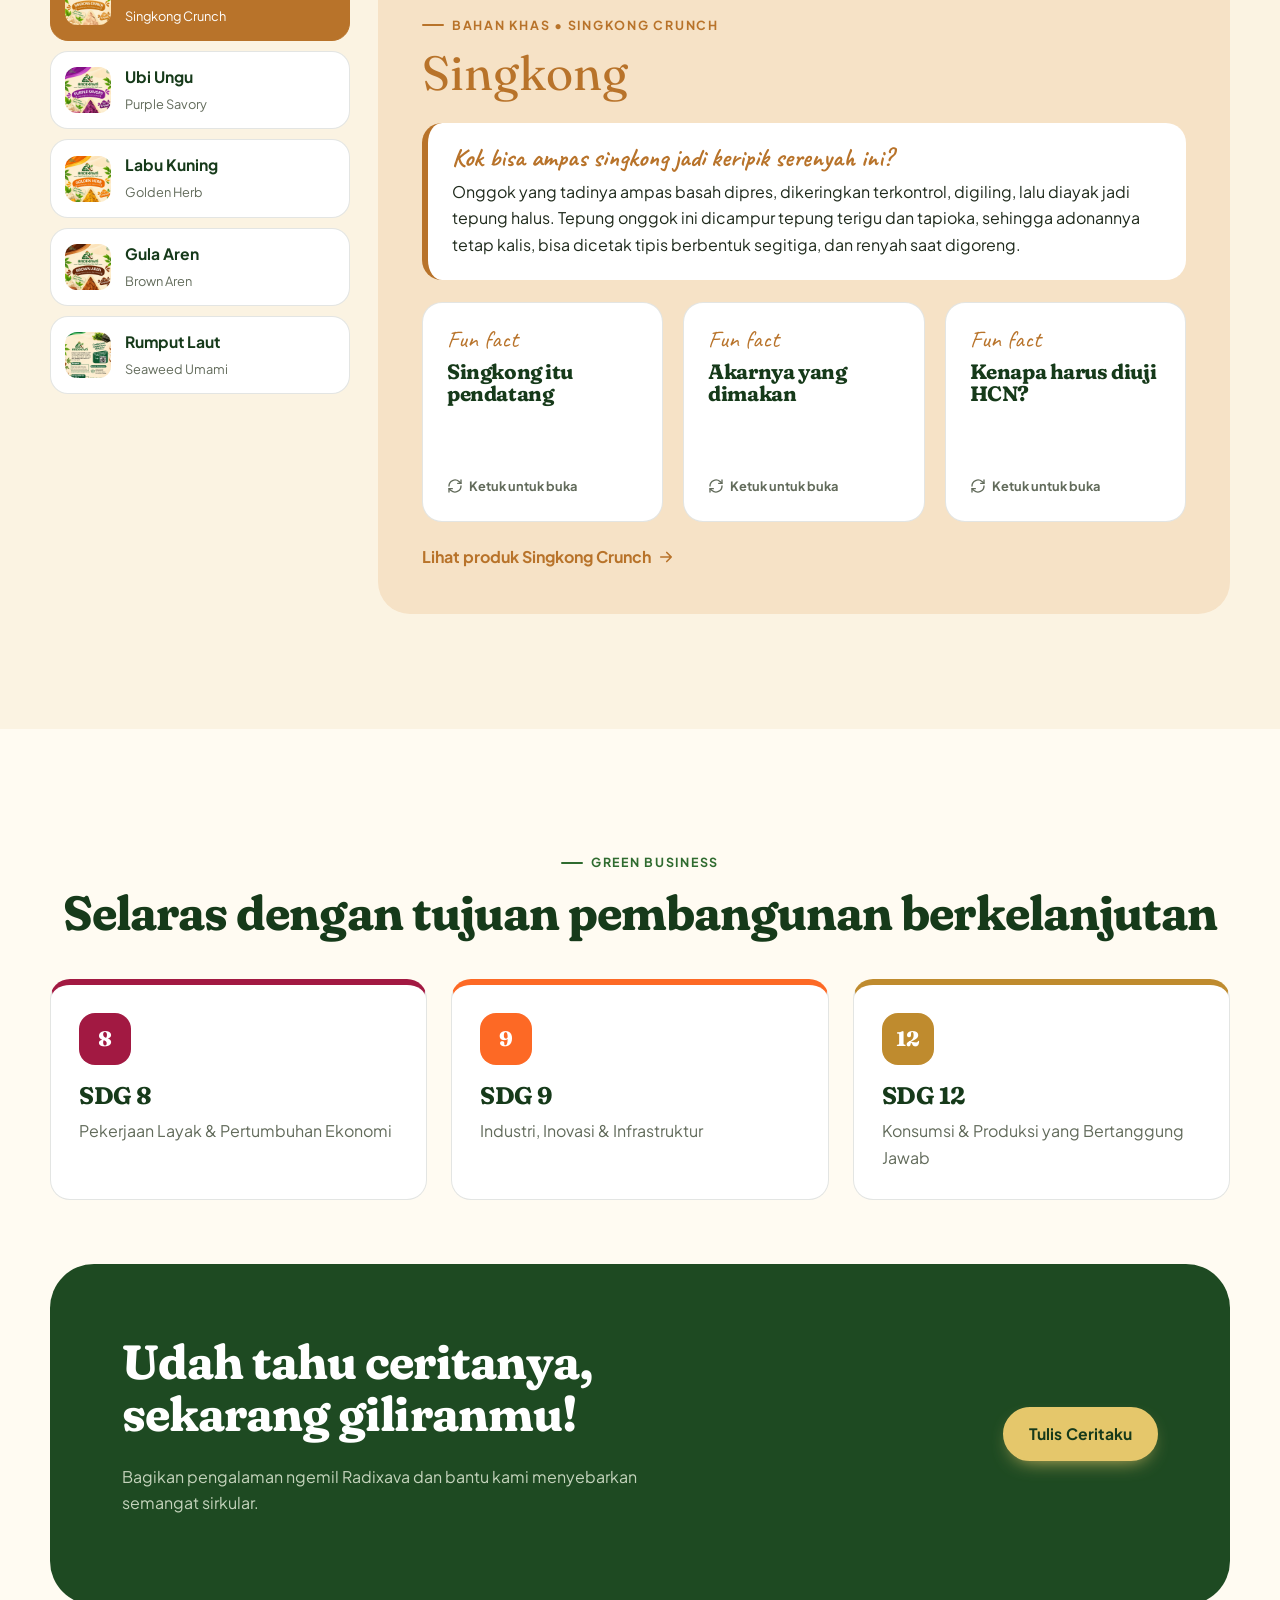
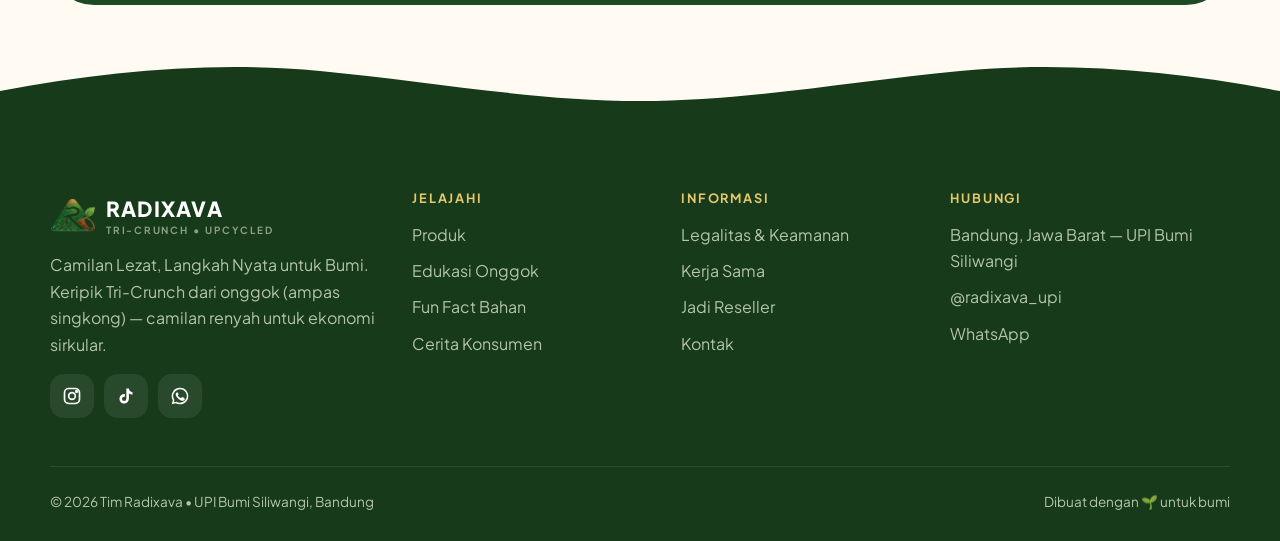
<file: onggok.html>
<!doctype html>
<html lang="id" class="no-js">
<head>
  <meta charset="utf-8">
  <meta name="viewport" content="width=device-width, initial-scale=1, viewport-fit=cover">
  <title>Edukasi Onggok & Fun Fact Bahan — Radixava</title>
  <meta name="description" content="Kenalan dengan onggok, ampas singkong bahan utama Radixava, serta fun fact bahan di setiap varian rasa. Ekonomi sirkular dan green business.">
  <meta name="theme-color" content="#1E4A22">
  <link rel="icon" href="assets/img/favicon.png">
  <link rel="preconnect" href="https://fonts.googleapis.com">
  <link rel="preconnect" href="https://fonts.gstatic.com" crossorigin>
  <link href="https://fonts.googleapis.com/css2?family=Caveat:wght@600;700&family=Fraunces:ital,opsz,wght,SOFT,WONK@0,9..144,500..800,100,1;1,9..144,500..800,100,1&family=Plus+Jakarta+Sans:wght@400;500;600;700;800&display=swap" rel="stylesheet">
  <link rel="stylesheet" href="assets/css/style.css">
</head>
<body data-page="onggok">
<main id="main">
  <section class="page-hero">
    <div class="container">
      <nav class="crumbs" aria-label="Breadcrumb"><a href="index.html">Beranda</a><span>/</span><span>Edukasi</span></nav>
      <span class="eyebrow">Edukasi Sirkular</span>
      <h1>Onggok: si ampas yang <em class="hl">naik kelas</em></h1>
      <p class="lead">Kenalan sama bahan utama Radixava, perjalanannya dari pabrik tapioka sampai ke tanganmu, dan fun fact di balik setiap varian rasa.</p>
      <div class="hero-actions"><a class="btn" href="#perjalanan">Perjalanan Onggok</a><a class="btn btn--ghost" href="#funfact">Fun Fact Bahan</a></div>
    </div>
  </section>

  <!-- APA ITU ONGGOK -->
  <section class="section">
    <div class="container split">
      <div class="reveal">
        <span class="eyebrow">Apa itu onggok?</span>
        <h2>Sisa produksi tapioka yang masih <em class="hl">punya nilai</em></h2>
        <p class="lead">Saat singkong diolah jadi tepung tapioka, patinya diambil dan yang tersisa adalah ampas padat berserat bernama <b>onggok</b>. Karena kadar airnya tinggi, onggok cepat asam dan berbau jika menumpuk.</p>
        <p class="lead">Radixava mengolah onggok menjadi tepung yang aman, lalu memadukannya dalam adonan keripik. Hasilnya: camilan renyah sekaligus pengurangan limbah dari hulu.</p>
      </div>
      <div class="grid grid-2 reveal" data-d="2">
        <div class="stat"><b>Ampas</b><span>Hasil samping pabrik tapioka</span></div>
        <div class="stat"><b>Serat</b><span>Masih kaya serat & sisa pati</span></div>
        <div class="stat"><b>2</b><span>Pabrik mitra di Cimahi & Bandung Barat</span></div>
        <div class="stat"><b>Per batch</b><span>Dampak sirkular dicatat</span></div>
      </div>
    </div>
  </section>

  <!-- PERJALANAN -->
  <section class="section section--green" id="perjalanan">
    <div class="container">
      <div class="center reveal" style="margin-bottom:56px">
        <span class="eyebrow">Dari Ladang ke Toples</span>
        <h2>Perjalanan onggok jadi Tri-Crunch</h2>
        <p class="lead">Lima tahap yang menutup lingkaran: limbah dari satu industri jadi bahan baku industri lain.</p>
      </div>
      <div class="flow" data-flow></div>
    </div>
  </section>

  <!-- FAKTA ONGGOK -->
  <section class="section">
    <div class="container">
      <div class="section-head"><div class="reveal"><span class="eyebrow">Fakta Onggok</span><h2>Ketuk kartunya, <em class="hl">temukan faktanya</em></h2></div></div>
      <div class="facts" data-onggok-facts></div>
    </div>
  </section>

  <!-- FUN FACT PER VARIAN -->
  <section class="section section--cream" id="funfact">
    <div class="container">
      <div class="section-head"><div class="reveal"><span class="eyebrow">Fun Fact Bahan</span><h2>Rahasia di balik setiap rasa</h2><p class="lead">Pilih bahan khasnya, lalu jelajahi fakta sains di baliknya.</p></div></div>
      <div class="explorer" data-explorer>
        <div class="explorer-list" role="tablist" aria-label="Pilih bahan" aria-orientation="vertical"></div>
        <div class="explorer-panel" aria-live="polite"></div>
      </div>
    </div>
  </section>

  <!-- SDGs -->
  <section class="section">
    <div class="container">
      <div class="center reveal" style="margin-bottom:40px">
        <span class="eyebrow">Green Business</span>
        <h2>Selaras dengan tujuan pembangunan berkelanjutan</h2>
      </div>
      <div class="grid grid-3" data-sdgs></div>
      <div class="cta-band reveal" style="margin-top:64px">
        <div><h2>Udah tahu ceritanya, sekarang giliranmu!</h2><p>Bagikan pengalaman ngemil Radixava dan bantu kami menyebarkan semangat sirkular.</p></div>
        <div class="actions"><a class="btn btn--gold" href="cerita.html#tulis">Tulis Ceritaku</a></div>
      </div>
    </div>
  </section>
</main>
<script src="assets/js/data.js"></script>
<script src="assets/js/app.js"></script>
</body>
</html>
</file>
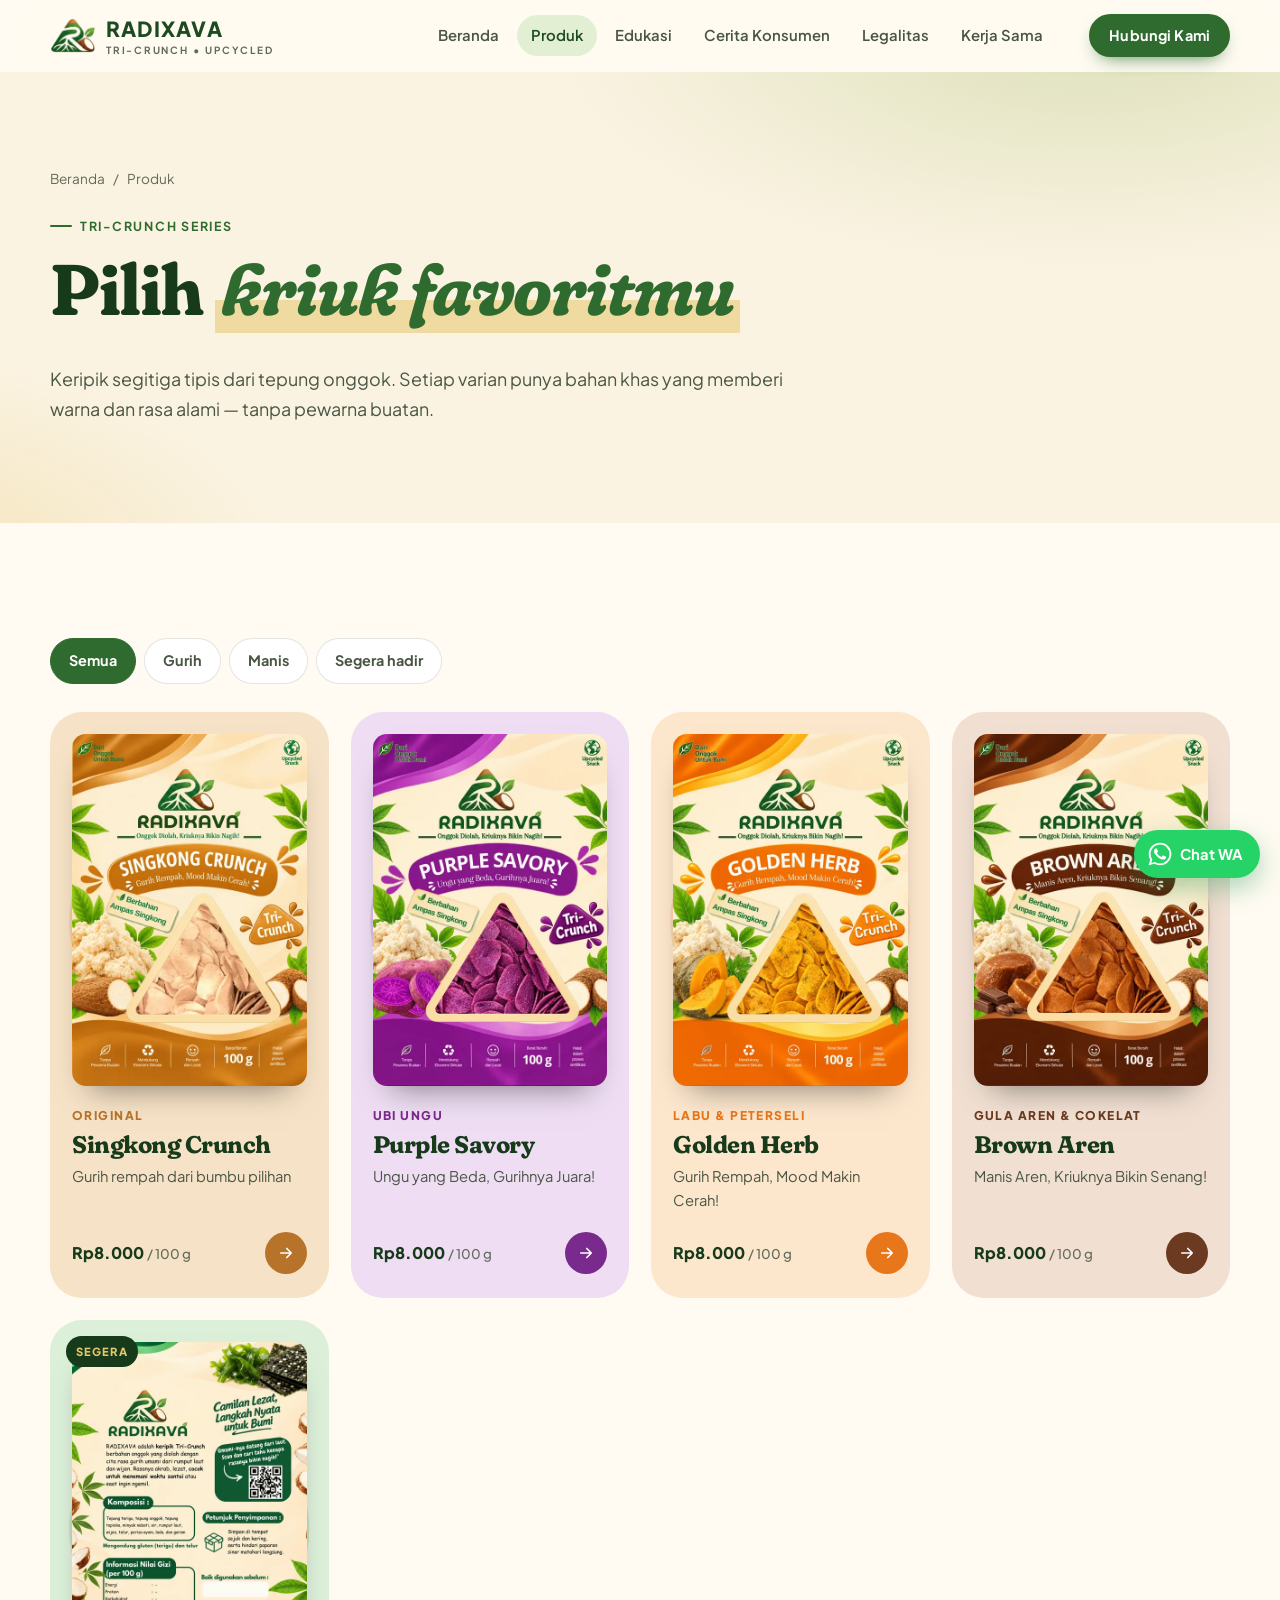
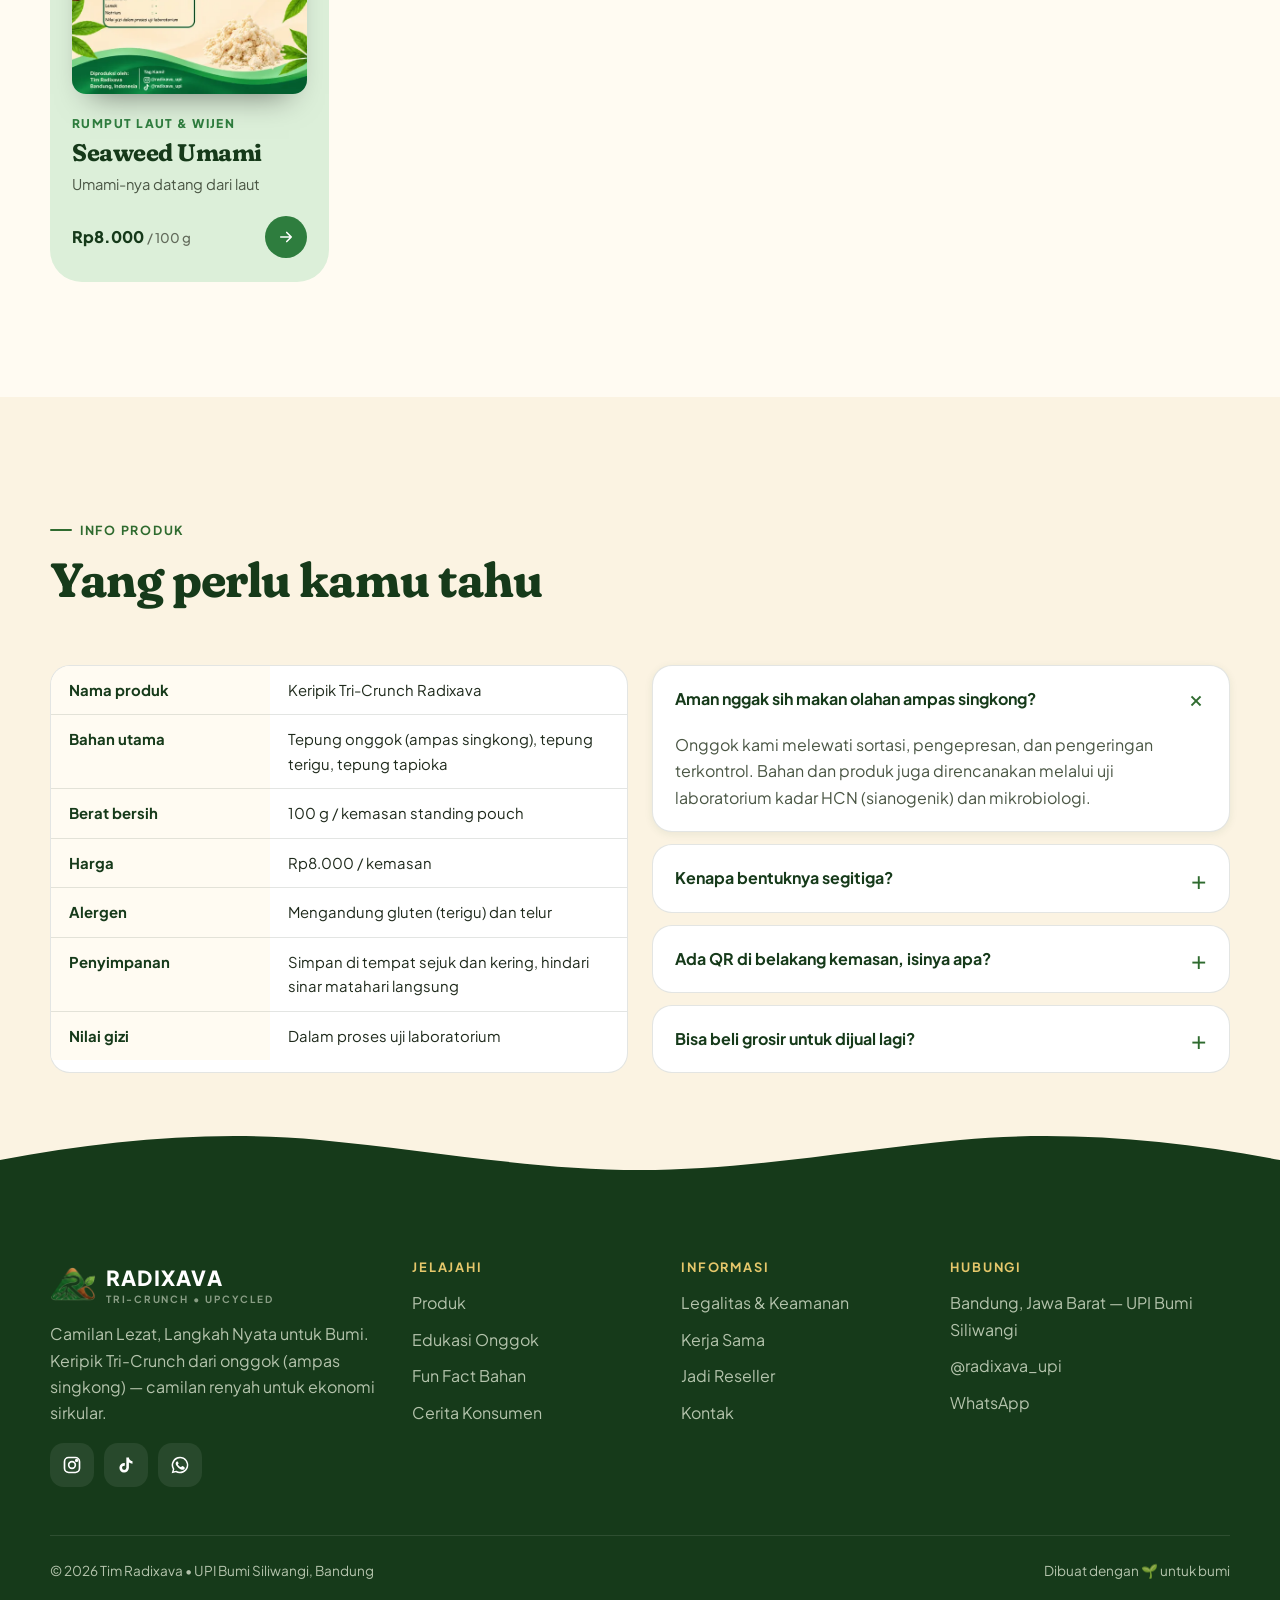
<file: produk.html>
<!doctype html>
<html lang="id" class="no-js">
<head>
  <meta charset="utf-8">
  <meta name="viewport" content="width=device-width, initial-scale=1, viewport-fit=cover">
  <title>Produk — Radixava Tri-Crunch</title>
  <meta name="description" content="Varian rasa keripik Radixava Tri-Crunch berbahan onggok: Singkong Crunch, Purple Savory, Golden Herb, Brown Aren, dan Seaweed Umami.">
  <meta name="theme-color" content="#1E4A22">
  <link rel="icon" href="assets/img/favicon.png">
  <link rel="preconnect" href="https://fonts.googleapis.com">
  <link rel="preconnect" href="https://fonts.gstatic.com" crossorigin>
  <link href="https://fonts.googleapis.com/css2?family=Caveat:wght@600;700&family=Fraunces:ital,opsz,wght,SOFT,WONK@0,9..144,500..800,100,1;1,9..144,500..800,100,1&family=Plus+Jakarta+Sans:wght@400;500;600;700;800&display=swap" rel="stylesheet">
  <link rel="stylesheet" href="assets/css/style.css">
</head>
<body data-page="produk">
<main id="main">
  <section class="page-hero">
    <div class="container">
      <nav class="crumbs" aria-label="Breadcrumb"><a href="index.html">Beranda</a><span>/</span><span>Produk</span></nav>
      <span class="eyebrow">Tri-Crunch Series</span>
      <h1>Pilih <em class="hl">kriuk favoritmu</em></h1>
      <p class="lead">Keripik segitiga tipis dari tepung onggok. Setiap varian punya bahan khas yang memberi warna dan rasa alami — tanpa pewarna buatan.</p>
    </div>
  </section>

  <section class="section">
    <div class="container">
      <div class="tabs" id="filter" role="tablist" aria-label="Filter rasa">
        <button type="button" class="tab is-active" data-f="all">Semua</button>
        <button type="button" class="tab" data-f="gurih">Gurih</button>
        <button type="button" class="tab" data-f="manis">Manis</button>
        <button type="button" class="tab" data-f="soon">Segera hadir</button>
      </div>
      <div class="products" id="grid"></div>
    </div>
  </section>

  <section class="section section--cream">
    <div class="container">
      <div class="section-head"><div><span class="eyebrow">Info Produk</span><h2>Yang perlu kamu tahu</h2></div></div>
      <div class="grid grid-2">
        <div class="label-sheet reveal">
          <table>
            <tr><th>Nama produk</th><td>Keripik Tri-Crunch Radixava</td></tr>
            <tr><th>Bahan utama</th><td>Tepung onggok (ampas singkong), tepung terigu, tepung tapioka</td></tr>
            <tr><th>Berat bersih</th><td>100 g / kemasan standing pouch</td></tr>
            <tr><th>Harga</th><td>Rp8.000 / kemasan</td></tr>
            <tr><th>Alergen</th><td>Mengandung gluten (terigu) dan telur</td></tr>
            <tr><th>Penyimpanan</th><td>Simpan di tempat sejuk dan kering, hindari sinar matahari langsung</td></tr>
            <tr><th>Nilai gizi</th><td>Dalam proses uji laboratorium</td></tr>
          </table>
        </div>
        <div class="reveal" data-d="1">
          <div class="faq">
            <details open><summary>Aman nggak sih makan olahan ampas singkong?</summary><p>Onggok kami melewati sortasi, pengepresan, dan pengeringan terkontrol. Bahan dan produk juga direncanakan melalui uji laboratorium kadar HCN (sianogenik) dan mikrobiologi.</p></details>
            <details><summary>Kenapa bentuknya segitiga?</summary><p>Bentuk segitiga tipis jadi identitas Tri-Crunch: renyah merata, gampang dicocol, dan beda dari keripik biasa.</p></details>
            <details><summary>Ada QR di belakang kemasan, isinya apa?</summary><p>QR mengarah ke halaman khusus tiap varian: fun fact bahan, info produk, dan form untuk berbagi pengalamanmu.</p></details>
            <details><summary>Bisa beli grosir untuk dijual lagi?</summary><p>Bisa! Cek halaman <a class="link-arrow" href="kerja-sama.html#reseller">Kerja Sama</a> untuk harga reseller & titip jual.</p></details>
          </div>
        </div>
      </div>
    </div>
  </section>
</main>
<script src="assets/js/data.js"></script>
<script>
window.RXpage = (window.RXpage || []).concat(function (h) {
  var grid = h.$("#grid");
  var sweet = ["brown-aren"];
  function render(f) {
    var list = h.RX.variants.filter(function (v) {
      if (f === "all") return true;
      if (f === "soon") return v.soon;
      if (f === "manis") return sweet.indexOf(v.slug) > -1;
      if (f === "gurih") return sweet.indexOf(v.slug) < 0;
    });
    grid.innerHTML = list.map(h.productCard).join("");
    h.$$(".reveal", grid).forEach(function (r) { r.classList.add("in"); });
  }
  render("all");
  h.$("#filter").addEventListener("click", function (e) {
    var b = e.target.closest(".tab"); if (!b) return;
    h.$$(".tab", this).forEach(function (t) { t.classList.toggle("is-active", t === b); });
    render(b.dataset.f);
  });
});
</script>
<script src="assets/js/app.js"></script>
</body>
</html>
</file>
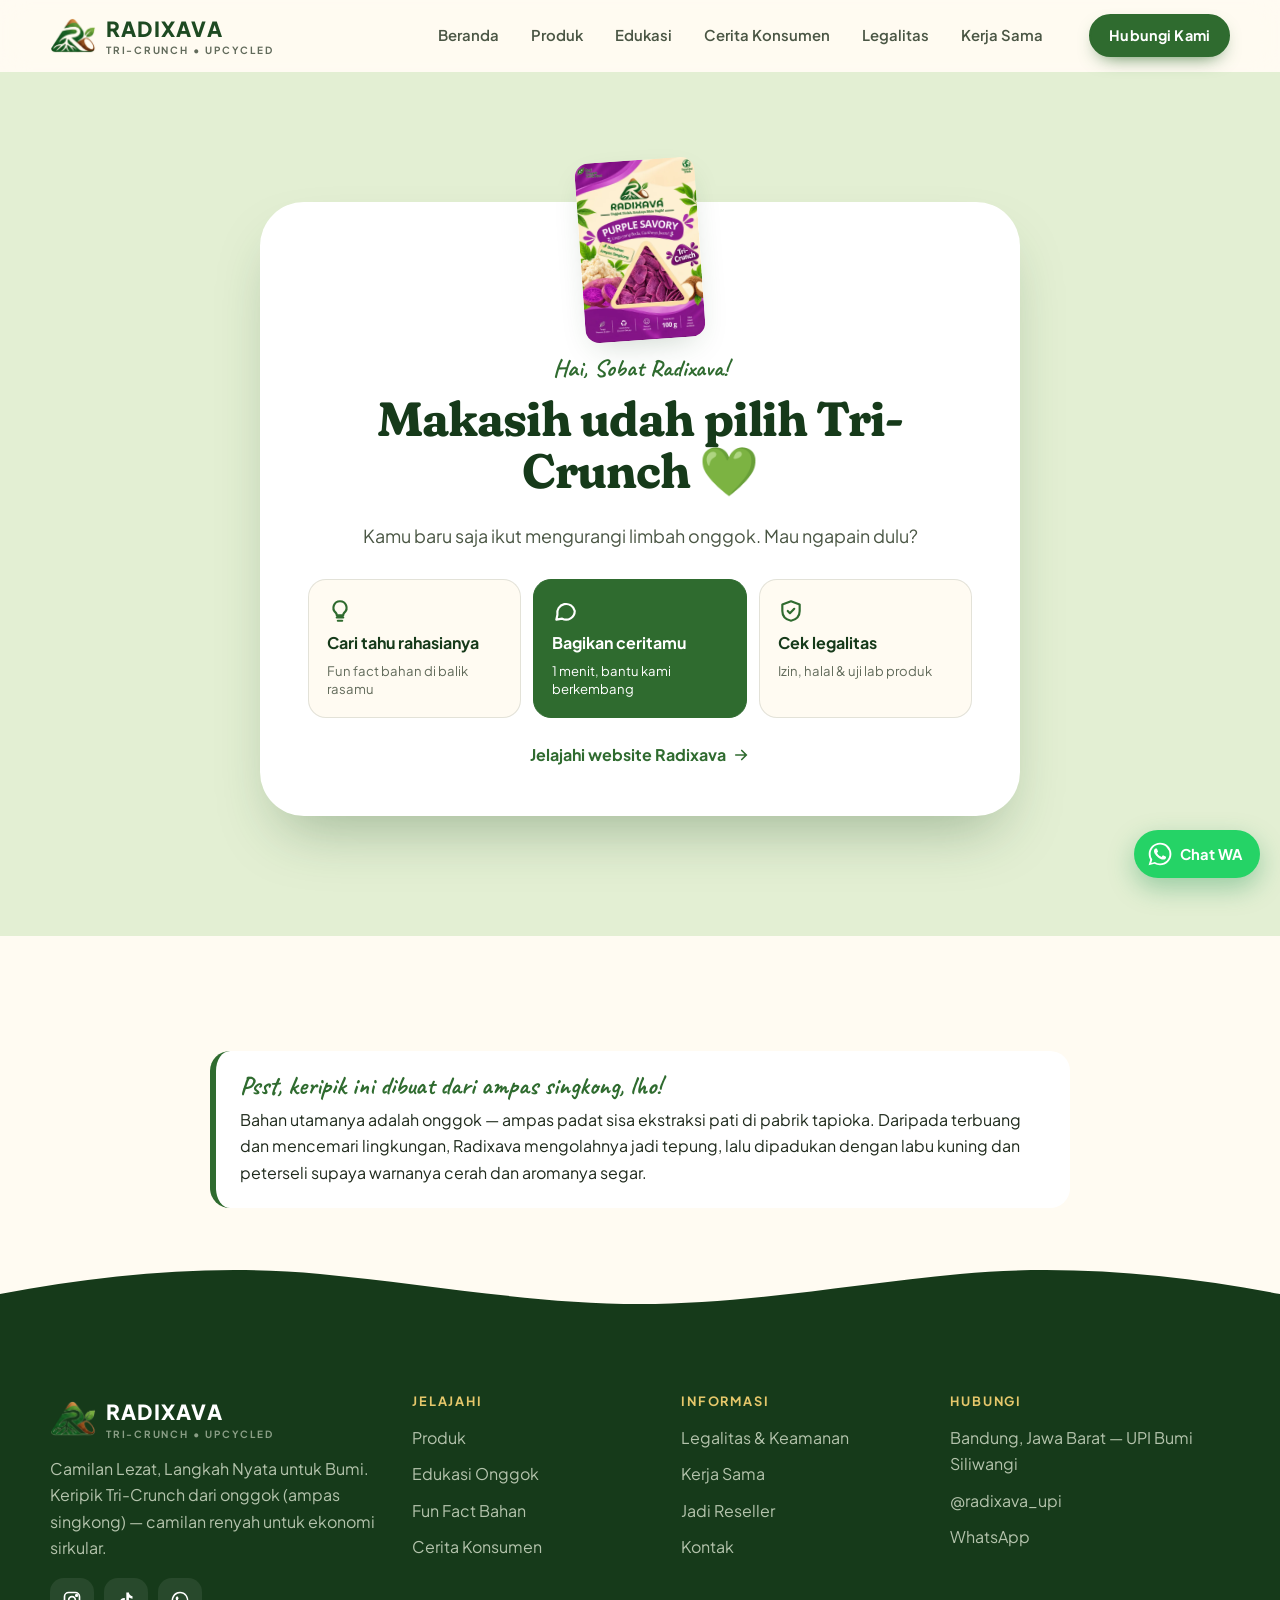
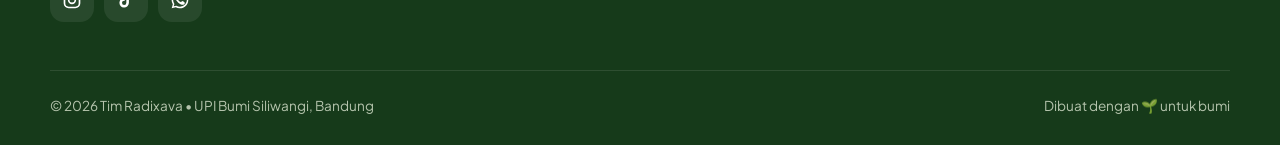
<file: scan.html>
<!doctype html>
<html lang="id" class="no-js">
<head>
  <meta charset="utf-8">
  <meta name="viewport" content="width=device-width, initial-scale=1, viewport-fit=cover">
  <title>Hai, Sobat Radixava! — Scan QR</title>
  <meta name="description" content="Halaman sambutan setelah scan QR kemasan Radixava.">
  <meta name="theme-color" content="#1E4A22">
  <link rel="icon" href="assets/img/favicon.png">
  <link rel="preconnect" href="https://fonts.googleapis.com">
  <link rel="preconnect" href="https://fonts.gstatic.com" crossorigin>
  <link href="https://fonts.googleapis.com/css2?family=Caveat:wght@600;700&family=Fraunces:ital,opsz,wght,SOFT,WONK@0,9..144,500..800,100,1;1,9..144,500..800,100,1&family=Plus+Jakarta+Sans:wght@400;500;600;700;800&display=swap" rel="stylesheet">
  <link rel="stylesheet" href="assets/css/style.css">
</head>
<body data-page="scan">
<!-- URL QR per varian:  scan.html?v=singkong-crunch | purple-savory | golden-herb | brown-aren | seaweed -->
<main id="main">
  <section class="qr-hero" id="qrHero">
    <div class="confetti" id="confetti" aria-hidden="true"></div>
    <div class="container" style="padding-top:90px">
      <div class="qr-card reveal">
        <img class="pack-mini" id="qrPack" src="" alt="" width="120" height="180">
        <span class="hand" id="qrHand">Hai, Sobat Radixava!</span>
        <h1 style="font-size:clamp(2rem,5vw,3rem);margin-top:10px" id="qrTitle">Makasih udah pilih Tri-Crunch 💚</h1>
        <p class="lead" style="margin-inline:auto" id="qrLead">Kamu baru saja ikut mengurangi limbah onggok. Mau ngapain dulu?</p>
        <div class="qr-actions">
          <a class="qr-action" id="qaFact" href="onggok.html#funfact">
            <svg viewBox="0 0 24 24" fill="none" stroke="currentColor" stroke-width="2" stroke-linecap="round" stroke-linejoin="round"><path d="M9 18h6M10 21h4M12 3a6 6 0 0 0-4 10.5c.7.7 1 1.5 1 2.5h6c0-1 .3-1.8 1-2.5A6 6 0 0 0 12 3z"/></svg>
            <b>Cari tahu rahasianya</b><small id="qaFactSub">Fun fact bahan di balik rasamu</small>
          </a>
          <a class="qr-action qr-action--main" id="qaStory" href="cerita.html#tulis">
            <svg viewBox="0 0 24 24" fill="none" stroke="currentColor" stroke-width="2" stroke-linecap="round" stroke-linejoin="round"><path d="M21 12a8 8 0 0 1-11.6 7.1L4 20l1-4.6A8 8 0 1 1 21 12z"/></svg>
            <b>Bagikan ceritamu</b><small>1 menit, bantu kami berkembang</small>
          </a>
          <a class="qr-action" href="legalitas.html">
            <svg viewBox="0 0 24 24" fill="none" stroke="currentColor" stroke-width="2" stroke-linecap="round" stroke-linejoin="round"><path d="M12 3l8 3v6c0 5-3.5 8-8 9-4.5-1-8-4-8-9V6z"/><path d="M9 12l2 2 4-4"/></svg>
            <b>Cek legalitas</b><small>Izin, halal & uji lab produk</small>
          </a>
        </div>
        <p style="margin:24px 0 0"><a class="link-arrow" href="index.html">Jelajahi website Radixava <svg viewBox="0 0 24 24" fill="none" stroke="currentColor" stroke-width="2.2" stroke-linecap="round"><path d="M5 12h14M13 6l6 6-6 6"/></svg></a></p>
      </div>
    </div>
  </section>

  <section class="section">
    <div class="container">
      <div class="ex-q reveal" id="qrQA" style="max-width:860px;margin:0 auto">
        <span class="hand" id="qrQ"></span>
        <p id="qrA"></p>
      </div>
    </div>
  </section>
</main>
<script src="assets/js/data.js"></script>
<script>
window.RXpage = (window.RXpage || []).concat(function (h) {
  var q = new URLSearchParams(location.search).get("v");
  var v = h.vBySlug(q);
  var hero = h.$("#qrHero");
  var base = v || { color: "#2F6B2F", soft: "#E3EFD3", deep: "#1E4A22", front: "front-purple-savory", name: "Tri-Crunch", question: h.RX.variants[2].question, answer: h.RX.variants[2].answer };
  hero.setAttribute("style", h.vStyle(base));
  h.$("#qrQA").setAttribute("style", h.$("#qrQA").getAttribute("style") + ";" + h.vStyle(base));
  h.$("#qrPack").src = "assets/img/" + base.front + ".webp";
  h.$("#qrPack").alt = "Kemasan " + base.name;
  if (v) {
    h.$("#qrTitle").textContent = "Selamat menikmati " + v.name + "!";
    h.$("#qaFact").href = "varian.html?v=" + v.slug;
    h.$("#qaFactSub").textContent = v.question;
    h.$("#qaStory").href = "cerita.html?v=" + v.slug + "#tulis";
  }
  h.$("#qrQ").textContent = base.question; h.$("#qrA").textContent = base.answer;

  if (!window.matchMedia("(prefers-reduced-motion: reduce)").matches) {
    var c = h.$("#confetti"), html = "";
    for (var i = 0; i < 26; i++) {
      html += '<i style="left:' + (Math.random() * 100) + '%;animation-duration:' + (3 + Math.random() * 3) + 's;animation-delay:' + (Math.random() * 1.2) + 's;transform:scale(' + (.6 + Math.random()) + ')"></i>';
    }
    c.innerHTML = html;
  }
});
</script>
<script src="assets/js/app.js"></script>
</body>
</html>
</file>
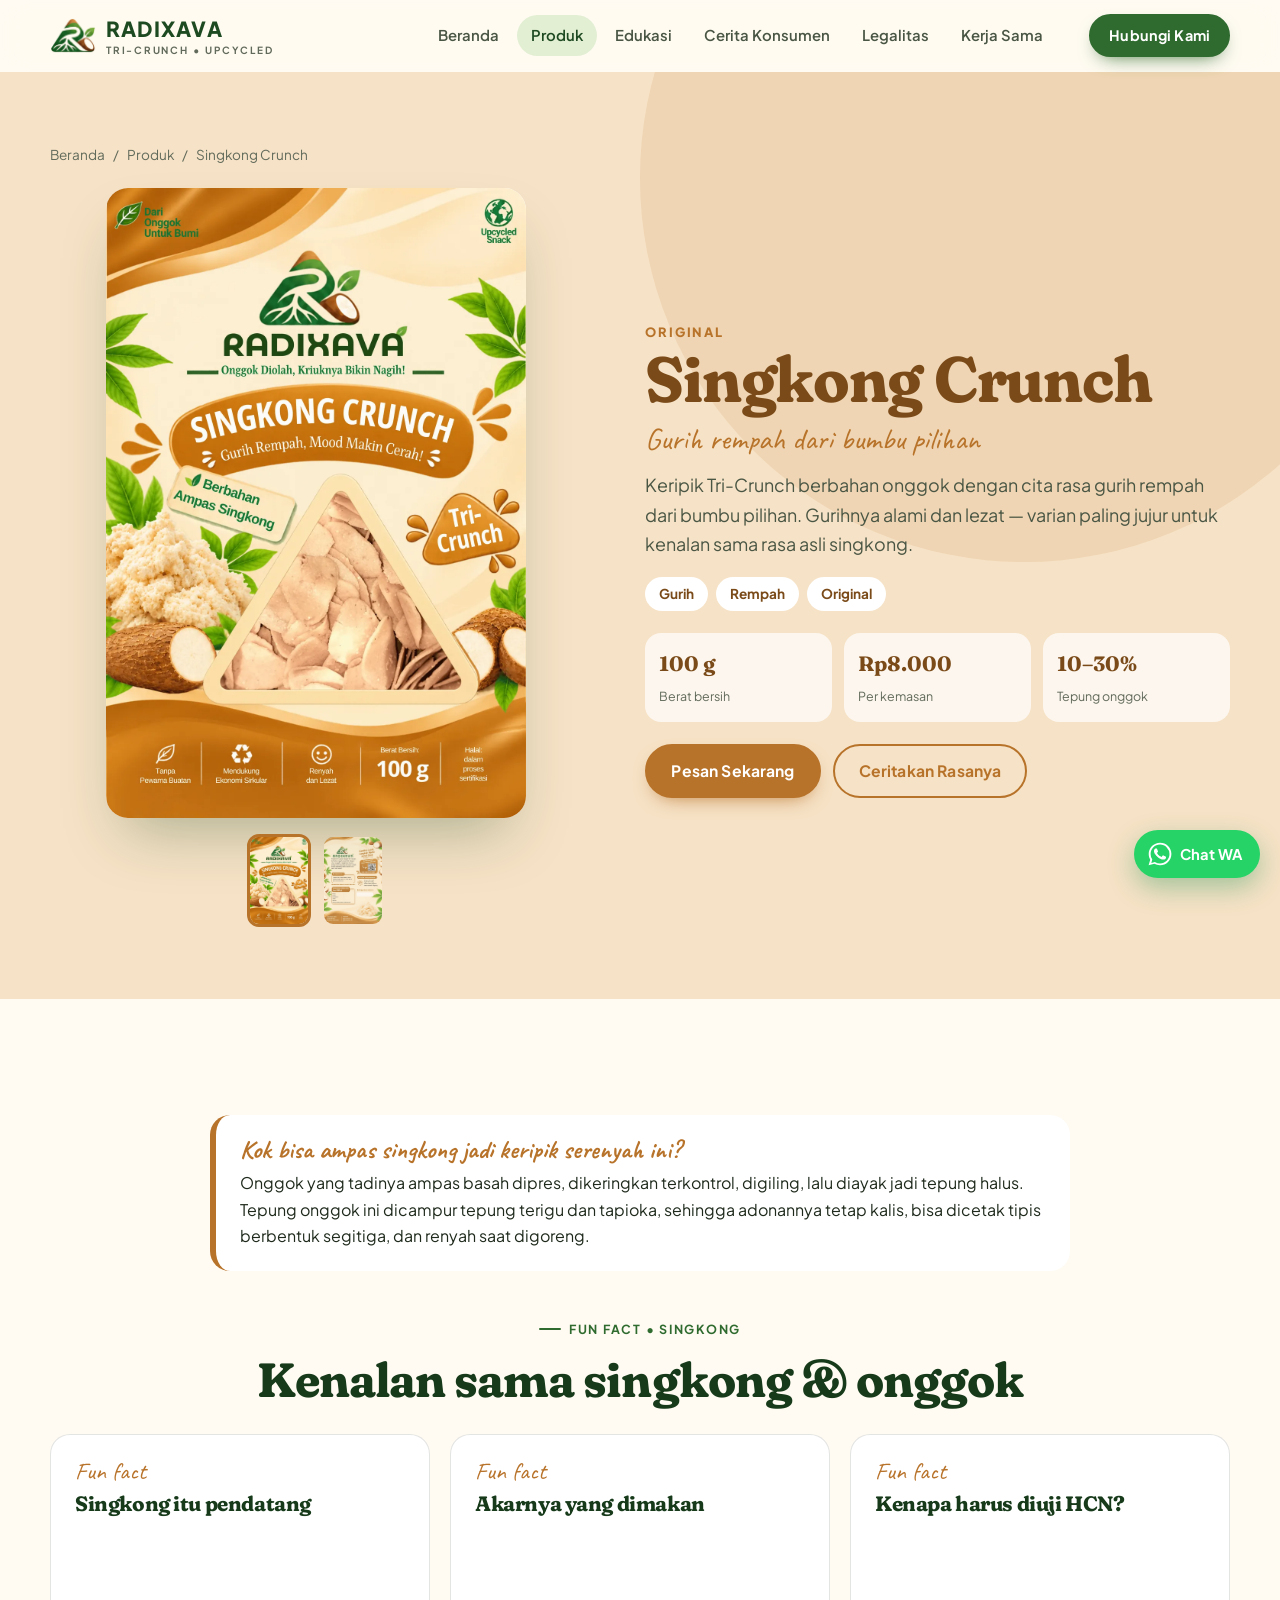
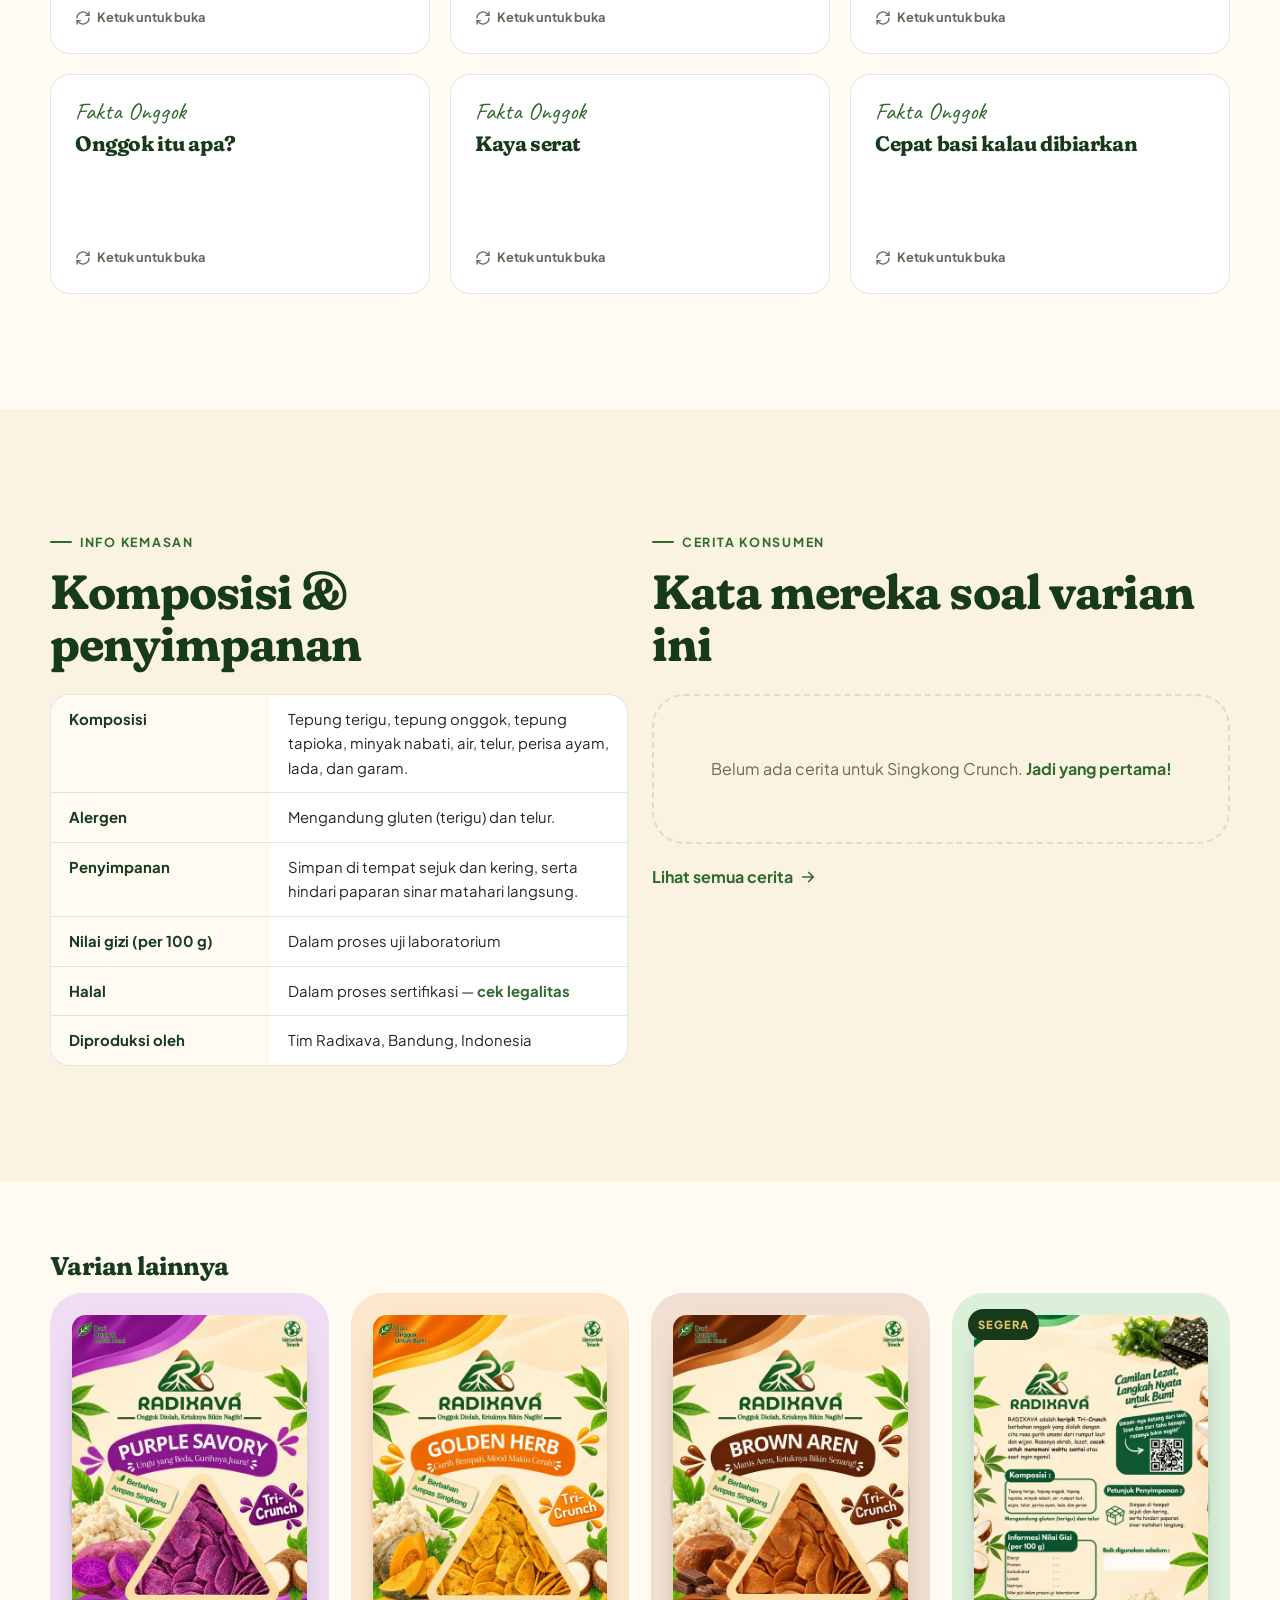
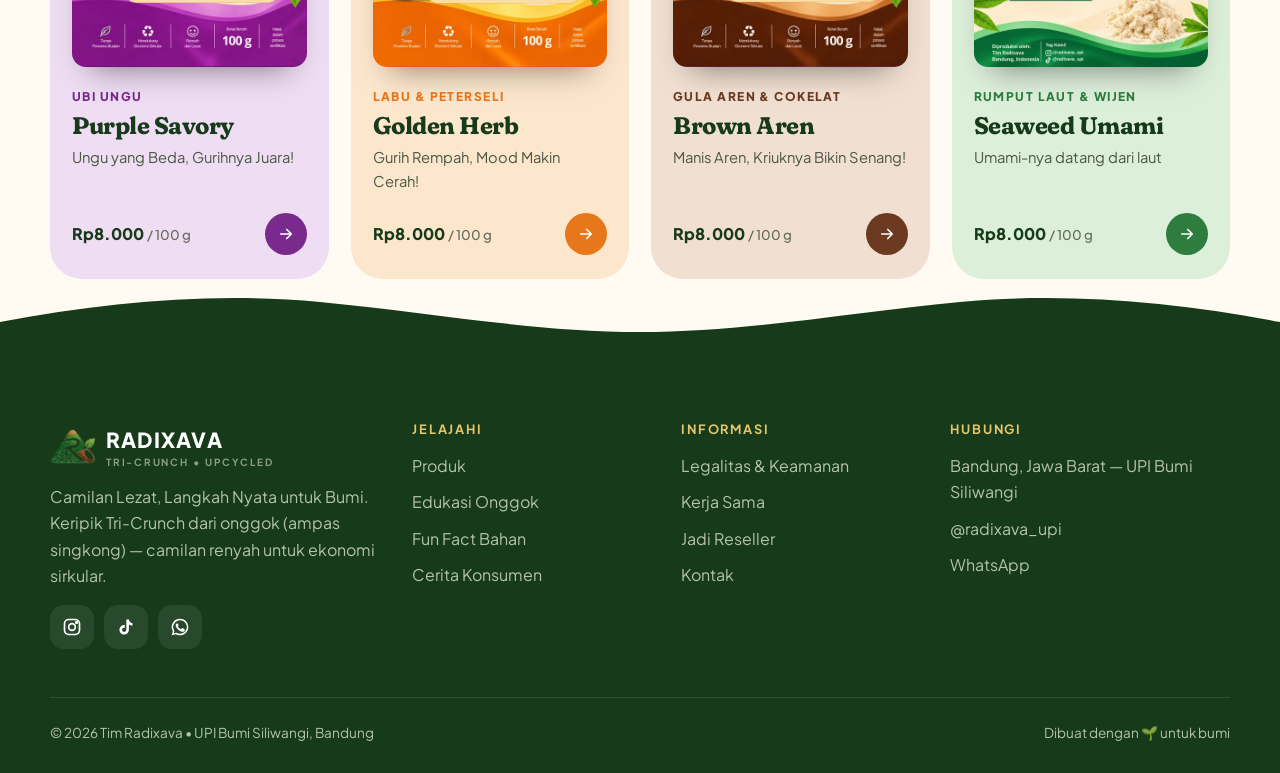
<file: varian.html>
<!doctype html>
<html lang="id" class="no-js">
<head>
  <meta charset="utf-8">
  <meta name="viewport" content="width=device-width, initial-scale=1, viewport-fit=cover">
  <title>Varian — Radixava Tri-Crunch</title>
  <meta name="description" content="Detail varian keripik Radixava Tri-Crunch: komposisi, fun fact bahan, dan cerita konsumen.">
  <meta name="theme-color" content="#1E4A22">
  <link rel="icon" href="assets/img/favicon.png">
  <link rel="preconnect" href="https://fonts.googleapis.com">
  <link rel="preconnect" href="https://fonts.gstatic.com" crossorigin>
  <link href="https://fonts.googleapis.com/css2?family=Caveat:wght@600;700&family=Fraunces:ital,opsz,wght,SOFT,WONK@0,9..144,500..800,100,1;1,9..144,500..800,100,1&family=Plus+Jakarta+Sans:wght@400;500;600;700;800&display=swap" rel="stylesheet">
  <link rel="stylesheet" href="assets/css/style.css">
</head>
<body data-page="produk">
<main id="main" class="pd">
  <section class="pd-hero">
    <div class="container">
      <nav class="crumbs" aria-label="Breadcrumb" style="display:flex;gap:8px;font-size:.85rem;color:var(--muted);margin-bottom:22px"><a href="index.html">Beranda</a><span>/</span><a href="produk.html">Produk</a><span>/</span><span id="crumb">Varian</span></nav>
      <div class="pd-grid">
        <div class="pd-gallery">
          <div class="pd-main"><img id="pdImg" src="" alt="" width="1100" height="1650"></div>
          <div class="pd-thumbs" id="pdThumbs"></div>
        </div>
        <div>
          <span class="pd-short" id="pdShort"></span>
          <h1 id="pdName"></h1>
          <p class="pd-tagline" id="pdTag"></p>
          <p class="lead" id="pdDesc"></p>
          <div class="taste" id="pdTaste"></div>
          <div class="meta">
            <div><b>100 g</b><span>Berat bersih</span></div>
            <div><b>Rp8.000</b><span>Per kemasan</span></div>
            <div><b>10–30%</b><span>Tepung onggok</span></div>
          </div>
          <div class="hero-actions" style="margin-top:0">
            <a class="btn" id="pdBuy" data-buy="">Pesan Sekarang</a>
            <a class="btn btn--ghost" id="pdStory" href="cerita.html#tulis">Ceritakan Rasanya</a>
          </div>
        </div>
      </div>
    </div>
  </section>

  <section class="section">
    <div class="container">
      <div class="ex-q reveal" style="max-width:860px;margin:0 auto 40px">
        <span class="hand" id="pdQ"></span>
        <p id="pdA"></p>
      </div>
      <div class="center reveal" style="margin-bottom:28px"><span class="eyebrow" id="pdFactEyebrow">Fun Fact</span><h2 id="pdFactTitle">Kenalan sama bahannya</h2></div>
      <div class="facts" id="pdFacts"></div>
      <div class="facts" style="margin-top:20px" id="pdOnggok"></div>
    </div>
  </section>

  <section class="section section--cream">
    <div class="container grid grid-2" style="align-items:start">
      <div class="reveal">
        <span class="eyebrow">Info Kemasan</span>
        <h2>Komposisi & penyimpanan</h2>
        <div class="label-sheet">
          <table>
            <tr><th>Komposisi</th><td id="pdComp"></td></tr>
            <tr><th>Alergen</th><td id="pdAllergen"></td></tr>
            <tr><th>Penyimpanan</th><td>Simpan di tempat sejuk dan kering, serta hindari paparan sinar matahari langsung.</td></tr>
            <tr><th>Nilai gizi (per 100 g)</th><td>Dalam proses uji laboratorium</td></tr>
            <tr><th>Halal</th><td>Dalam proses sertifikasi — <a class="link-arrow" href="legalitas.html">cek legalitas</a></td></tr>
            <tr><th>Diproduksi oleh</th><td>Tim Radixava, Bandung, Indonesia</td></tr>
          </table>
        </div>
      </div>
      <div class="reveal" data-d="1">
        <span class="eyebrow">Cerita Konsumen</span>
        <h2>Kata mereka soal varian ini</h2>
        <div class="wall" id="pdWall" style="columns:1"></div>
        <a class="link-arrow" href="cerita.html#dinding">Lihat semua cerita <svg viewBox="0 0 24 24" fill="none" stroke="currentColor" stroke-width="2.2" stroke-linecap="round"><path d="M5 12h14M13 6l6 6-6 6"/></svg></a>
      </div>
    </div>
  </section>

  <section class="section section--tight">
    <div class="container">
      <h2 style="font-size:1.6rem">Varian lainnya</h2>
      <div class="products" id="pdOthers"></div>
    </div>
  </section>
</main>
<script src="assets/js/data.js"></script>
<script src="assets/js/stories.js"></script>
<script>
window.RXpage = (window.RXpage || []).concat(function (h) {
  var q = new URLSearchParams(location.search).get("v");
  var v = h.vBySlug(q) || h.RX.variants[0];
  var IMG = "assets/img/";
  document.title = v.name + " — Radixava Tri-Crunch";
  var main = h.$("#main"); main.setAttribute("style", h.vStyle(v));
  h.$("#crumb").textContent = v.name;
  h.$("#pdShort").textContent = v.short + (v.soon ? " • Segera hadir" : "");
  h.$("#pdName").textContent = v.name;
  h.$("#pdTag").textContent = v.tagline;
  h.$("#pdDesc").textContent = v.desc;
  h.$("#pdTaste").innerHTML = v.taste.map(function (t) { return "<span>" + h.esc(t) + "</span>"; }).join("");
  h.$("#pdQ").textContent = v.question; h.$("#pdA").textContent = v.answer;
  h.$("#pdFactEyebrow").textContent = "Fun Fact • " + v.hero;
  h.$("#pdFactTitle").textContent = "Kenalan sama " + v.hero.toLowerCase() + " & onggok";
  h.$("#pdComp").textContent = v.composition; h.$("#pdAllergen").textContent = v.allergen;
  h.$("#pdStory").href = "cerita.html?v=" + v.slug + "#tulis";
  h.$("#pdBuy").dataset.buy = v.slug;

  var imgs = v.front === v.back ? [v.back] : [v.front, v.back];
  var img = h.$("#pdImg");
  function setImg(n) { img.src = IMG + n + "@2x.webp"; img.alt = "Kemasan Radixava " + v.name + (n.indexOf("back") === 0 ? " (belakang)" : " (depan)"); }
  setImg(imgs[0]);
  h.$("#pdThumbs").innerHTML = imgs.length > 1 ? imgs.map(function (n, i) {
    return '<button type="button" aria-pressed="' + (i === 0) + '" data-n="' + n + '" aria-label="' + (i ? "Tampak belakang" : "Tampak depan") + '"><img src="' + IMG + n + '.webp" alt="" width="64" height="96"></button>';
  }).join("") : "";
  h.$("#pdThumbs").addEventListener("click", function (e) {
    var b = e.target.closest("button"); if (!b) return;
    h.$$("button", this).forEach(function (x) { x.setAttribute("aria-pressed", String(x === b)); });
    setImg(b.dataset.n);
  });

  h.$("#pdFacts").innerHTML = v.facts.map(function (f, i) { return h.factCard(f, v.color, "Fun fact", i); }).join("");
  h.$("#pdOnggok").innerHTML = h.RX.onggok.facts.slice(0, 3).map(function (f, i) { return h.factCard(f, "#2F6B2F", "Fakta Onggok", i); }).join("");
  h.$("#pdOthers").innerHTML = h.RX.variants.filter(function (x) { return x.slug !== v.slug; }).map(h.productCard).join("");

  RXStories.list().then(function (all) {
    var mine = all.filter(function (s) { return s.variant === v.slug; }).slice(0, 2);
    h.$("#pdWall").innerHTML = mine.length ? mine.map(RXStories.card).join("") : '<div class="empty" style="margin-bottom:20px">Belum ada cerita untuk ' + h.esc(v.name) + '. <a class="link-arrow" href="cerita.html?v=' + v.slug + '#tulis">Jadi yang pertama!</a></div>';
  });
});
</script>
<script src="assets/js/app.js"></script>
</body>
</html>
</file>
<file: assets/css/style.css>
/* =========================================================
   RADIXAVA — Design System
   Palet diambil dari kemasan & BMC: hijau daun, krem, emas,
   plus warna aksen tiap varian rasa.
   ========================================================= */
:root {
  --green-900: #163A1A;
  --green-800: #1E4A22;
  --green-700: #2F6B2F;
  --green-500: #5C8E35;
  --leaf: #8DB255;
  --cream: #F7E9CF;
  --cream-2: #FBF3E2;
  --ivory: #FFFBF2;
  --gold: #E5C76B;
  --gold-2: #D9B44A;
  --butter: #F6E7A8;
  --ink: #1F2A1C;
  --ink-2: #4A5644;
  --muted: #626B5B;
  --line: rgba(31, 42, 28, .12);
  --accent: var(--green-700);
  --accent-deep: var(--green-800);
  --accent-soft: #E3EFD3;

  --font-display: "Fraunces", "Georgia", serif;
  --font-body: "Plus Jakarta Sans", "Segoe UI", system-ui, sans-serif;
  --font-hand: "Caveat", "Comic Sans MS", cursive;

  --r-sm: 12px;
  --r-md: 20px;
  --r-lg: 32px;
  --r-xl: 44px;
  --shadow-sm: 0 2px 8px rgba(30, 74, 34, .08);
  --shadow-md: 0 12px 32px -12px rgba(30, 74, 34, .25);
  --shadow-lg: 0 30px 60px -20px rgba(30, 74, 34, .35);
  --container: 1180px;
  --header-h: 72px;
  --ease: cubic-bezier(.2, .8, .2, 1);
}

*, *::before, *::after { box-sizing: border-box; }
html { scroll-behavior: smooth; -webkit-text-size-adjust: 100%; }
body {
  margin: 0;
  font-family: var(--font-body);
  font-size: 16px;
  line-height: 1.65;
  color: var(--ink);
  background: var(--ivory);
  -webkit-font-smoothing: antialiased;
  overflow-x: hidden;
}
img { max-width: 100%; display: block; height: auto; }
a { color: inherit; text-decoration: none; }
button, input, select, textarea { font: inherit; color: inherit; }
button { cursor: pointer; }
:focus-visible { outline: 3px solid var(--gold-2); outline-offset: 3px; border-radius: 8px; }
::selection { background: var(--butter); color: var(--green-900); }

.container { width: min(100% - 40px, var(--container)); margin-inline: auto; }
[hidden] { display: none !important; }
.sr-only { position: absolute; width: 1px; height: 1px; overflow: hidden; clip: rect(0 0 0 0); white-space: nowrap; }
.skip { position: absolute; left: 12px; top: -60px; background: var(--green-800); color: #fff; padding: 10px 16px; border-radius: 10px; z-index: 999; }
.skip:focus { top: 12px; }

/* ---------- Typography ---------- */
h1, h2, h3, h4 {
  font-family: var(--font-display);
  font-weight: 700;
  line-height: 1.08;
  letter-spacing: -.02em;
  margin: 0 0 .5em;
  color: var(--green-900);
  font-variation-settings: "SOFT" 100, "WONK" 1;
}
h1 { font-size: clamp(2.4rem, 5.6vw, 4.6rem); }
h2 { font-size: clamp(1.9rem, 3.8vw, 3rem); }
h3 { font-size: clamp(1.2rem, 2vw, 1.5rem); }
p { margin: 0 0 1em; }
.lead { font-size: clamp(1.05rem, 1.4vw, 1.2rem); color: var(--ink-2); max-width: 60ch; }
.hand { font-family: var(--font-hand); font-weight: 700; font-size: 1.5em; color: var(--accent); line-height: 1; }
em.hl, .hl {
  font-style: italic;
  color: var(--accent);
  background: linear-gradient(transparent 62%, rgba(229, 199, 107, .55) 62%);
  padding: 0 .08em;
}
.eyebrow {
  display: inline-flex; align-items: center; gap: 8px;
  font-size: .78rem; font-weight: 700; letter-spacing: .14em; text-transform: uppercase;
  color: var(--accent); margin-bottom: 14px;
}
.eyebrow::before { content: ""; width: 22px; height: 2px; background: currentColor; border-radius: 2px; }

/* ---------- Buttons ---------- */
.btn {
  --b: var(--green-700);
  display: inline-flex; align-items: center; justify-content: center; gap: 10px;
  min-height: 48px; padding: 12px 24px;
  border-radius: 999px; border: 2px solid var(--b);
  background: var(--b); color: #fff;
  font-weight: 700; font-size: .98rem; letter-spacing: .01em;
  transition: transform .25s var(--ease), box-shadow .25s var(--ease), background .25s;
  box-shadow: 0 8px 20px -10px var(--b);
  white-space: nowrap;
}
.btn:hover { transform: translateY(-2px); box-shadow: 0 14px 26px -12px var(--b); }
.btn:active { transform: translateY(0); }
.btn svg { width: 18px; height: 18px; flex: none; }
.btn--ghost { background: transparent; color: var(--b); box-shadow: none; }
.btn--ghost:hover { background: var(--b); color: #fff; }
.btn--light { --b: #fff; color: var(--green-800); }
.btn--gold { --b: var(--gold); color: var(--green-900); }
.btn--sm { min-height: 40px; padding: 8px 18px; font-size: .9rem; }
.btn[disabled] { opacity: .5; pointer-events: none; }
.link-arrow { display: inline-flex; align-items: center; gap: 6px; font-weight: 700; color: var(--accent); }
.link-arrow svg { width: 18px; transition: transform .25s var(--ease); }
.link-arrow:hover svg { transform: translateX(4px); }

/* ---------- Header ---------- */
.site-header {
  position: sticky; top: 0; z-index: 50;
  height: var(--header-h);
  background: rgba(255, 251, 242, .82);
  backdrop-filter: saturate(1.4) blur(14px);
  -webkit-backdrop-filter: saturate(1.4) blur(14px);
  border-bottom: 1px solid transparent;
  transition: border-color .3s, box-shadow .3s;
}
.site-header.is-scrolled { border-color: var(--line); box-shadow: 0 6px 24px -18px rgba(0,0,0,.4); }
.site-header .container { height: 100%; display: flex; align-items: center; gap: 24px; }
.brand { display: flex; align-items: center; gap: 10px; font-family: var(--font-body); font-weight: 800; font-size: 1.3rem; letter-spacing: .06em; color: var(--green-800); }
.brand img { width: 46px; height: auto; }
.brand small { display: block; font-size: .62rem; letter-spacing: .18em; font-weight: 700; color: var(--muted); margin-top: -4px; }
.nav { margin-left: auto; display: flex; align-items: center; gap: 4px; }
.nav a {
  position: relative; padding: 8px 14px; border-radius: 999px;
  font-weight: 600; font-size: .93rem; color: var(--ink-2);
  transition: color .2s, background .2s;
}
.nav a:hover { color: var(--green-800); background: rgba(47, 107, 47, .08); }
.nav a[aria-current="page"] { color: var(--green-800); background: var(--accent-soft); }
.header-cta { margin-left: 8px; }
.menu-btn {
  display: none; margin-left: auto;
  width: 46px; height: 46px; border-radius: 14px;
  border: 1px solid var(--line); background: #fff;
  align-items: center; justify-content: center;
}
.menu-btn span, .menu-btn span::before, .menu-btn span::after {
  display: block; width: 20px; height: 2px; border-radius: 2px; background: var(--green-800);
  position: relative; transition: transform .3s var(--ease), background .2s;
}
.menu-btn span::before, .menu-btn span::after { content: ""; position: absolute; left: 0; }
.menu-btn span::before { top: -6px; }
.menu-btn span::after { top: 6px; }
.menu-open .menu-btn span { background: transparent; }
.menu-open .menu-btn span::before { transform: translateY(6px) rotate(45deg); }
.menu-open .menu-btn span::after { transform: translateY(-6px) rotate(-45deg); }

/* Mobile drawer */
.drawer {
  position: fixed; inset: var(--header-h) 0 0 0; z-index: 45;
  background: var(--ivory);
  padding: 24px 20px 120px;
  overflow-y: auto;
  transform: translateY(-12px); opacity: 0; visibility: hidden; pointer-events: none;
  transition: opacity .3s var(--ease), transform .3s var(--ease), visibility .3s;
}
.menu-open .drawer { opacity: 1; transform: none; visibility: visible; pointer-events: auto; }
.drawer a.drawer-link {
  display: flex; align-items: center; justify-content: space-between;
  padding: 18px 4px; border-bottom: 1px solid var(--line);
  font-family: var(--font-display); font-size: 1.6rem; font-weight: 600; color: var(--green-900);
}
.drawer a.drawer-link small { font-family: var(--font-body); font-size: .8rem; color: var(--muted); font-weight: 500; }
.drawer a.drawer-link[aria-current="page"] { color: var(--green-700); }
.drawer-social { display: flex; gap: 10px; margin-top: 28px; flex-wrap: wrap; }

/* Mobile bottom tab bar */
.tabbar {
  display: none;
  position: fixed; left: 12px; right: 12px; bottom: calc(10px + env(safe-area-inset-bottom)); z-index: 40;
  background: rgba(22, 58, 26, .94);
  backdrop-filter: blur(12px); -webkit-backdrop-filter: blur(12px);
  border-radius: 22px; padding: 6px;
  box-shadow: var(--shadow-lg);
  grid-template-columns: repeat(5, 1fr);
}
.tabbar a {
  display: flex; flex-direction: column; align-items: center; gap: 2px;
  padding: 8px 2px; border-radius: 16px;
  font-size: .66rem; font-weight: 700; color: rgba(255,255,255,.7);
  transition: background .2s, color .2s;
}
.tabbar a svg { width: 22px; height: 22px; }
.tabbar a[aria-current="page"] { background: rgba(255,255,255,.12); color: var(--gold); }
.tabbar a.tab-main { color: var(--green-900); background: var(--gold); }
.tabbar a.tab-main[aria-current="page"] { background: var(--butter); color: var(--green-900); }

/* ---------- Sections ---------- */
.section { padding: clamp(64px, 9vw, 120px) 0; position: relative; }
.section--tight { padding: clamp(40px, 6vw, 72px) 0; }
.section--cream { background: var(--cream-2); }
.section--green { background: var(--green-800); color: #E9F1DE; }
.section--green h2, .section--green h3 { color: #fff; }
.section--green .eyebrow { color: var(--gold); }
.section--green .lead { color: rgba(233, 241, 222, .82); }
.section-head { display: flex; align-items: end; justify-content: space-between; gap: 24px; margin-bottom: 44px; flex-wrap: wrap; }
.section-head > div { max-width: 640px; }
.section-head h2 { margin-bottom: .3em; }
.section-head p { margin: 0; }
.center { text-align: center; }
.center .lead { margin-inline: auto; }

.wave-top, .wave-bottom { position: absolute; left: 0; width: 100%; height: 60px; pointer-events: none; }
.wave-top { top: -1px; }
.wave-bottom { bottom: -1px; transform: rotate(180deg); }

/* ---------- Page hero (inner pages) ---------- */
.page-hero {
  position: relative; overflow: hidden;
  padding: clamp(48px, 8vw, 96px) 0 clamp(56px, 8vw, 100px);
  background:
    radial-gradient(900px 400px at 85% -10%, rgba(141, 178, 85, .28), transparent 60%),
    radial-gradient(700px 360px at -10% 110%, rgba(229, 199, 107, .35), transparent 60%),
    var(--cream-2);
}
.page-hero .crumbs { display: flex; gap: 8px; font-size: .85rem; color: var(--muted); margin-bottom: 18px; }
.page-hero .crumbs a:hover { color: var(--green-700); }
.page-hero h1 { max-width: 16ch; }
.page-hero .lead { margin-bottom: 0; }
.page-hero .tri-deco { position: absolute; right: -40px; bottom: -60px; width: clamp(200px, 30vw, 420px); opacity: .9; pointer-events: none; }

/* ---------- Home hero ---------- */
.hero {
  position: relative; overflow: hidden;
  padding: clamp(32px, 6vw, 72px) 0 clamp(80px, 10vw, 140px);
  background:
    radial-gradient(1000px 500px at 100% 0%, rgba(141, 178, 85, .30), transparent 60%),
    radial-gradient(800px 400px at 0% 100%, rgba(229, 199, 107, .40), transparent 60%),
    var(--cream-2);
}
.hero-grid { display: grid; grid-template-columns: 1.05fr 1fr; gap: 40px; align-items: center; }
.hero h1 { margin-bottom: .35em; }
.hero h1 .row { display: block; }
.hero .badges { display: flex; flex-wrap: wrap; gap: 8px; margin: 0 0 22px; padding: 0; list-style: none; }
.chip {
  display: inline-flex; align-items: center; gap: 6px;
  padding: 6px 12px; border-radius: 999px;
  background: #fff; border: 1px solid var(--line);
  font-size: .82rem; font-weight: 600; color: var(--ink-2);
}
.chip svg { width: 15px; height: 15px; color: var(--green-700); }
.hero-actions { display: flex; gap: 12px; flex-wrap: wrap; margin-top: 28px; }
.hero-stats { display: flex; gap: 28px; margin-top: 36px; flex-wrap: wrap; }
.hero-stats div b { display: block; font-family: var(--font-display); font-size: 1.9rem; color: var(--green-800); line-height: 1; }
.hero-stats div span { font-size: .85rem; color: var(--muted); }

.hero-visual { position: relative; height: clamp(420px, 52vw, 600px); }
.hero-visual .blob {
  position: absolute; inset: 8% 4% 4% 8%;
  background: var(--green-700);
  border-radius: 46% 54% 40% 60% / 52% 40% 60% 48%;
  animation: morph 14s ease-in-out infinite;
  box-shadow: inset 0 -40px 80px rgba(0,0,0,.18);
}
.hero-visual .blob::after {
  content: ""; position: absolute; inset: 10%;
  border: 2px dashed rgba(255,255,255,.25); border-radius: inherit;
}
.pack {
  position: absolute; width: 44%;
  border-radius: 18px;
  box-shadow: var(--shadow-lg);
  transition: transform .6s var(--ease);
  background: var(--cream);
}
.pack img { border-radius: inherit; width: 100%; aspect-ratio: 2 / 3; object-fit: cover; }
.pack--1 { left: 30%; top: 2%; z-index: 3; transform: rotate(-2deg); width: 46%; }
.pack--2 { left: 3%; top: 18%; z-index: 2; transform: rotate(-12deg); width: 38%; }
.pack--3 { right: 1%; top: 20%; z-index: 2; transform: rotate(10deg); width: 38%; }
.hero-visual:hover .pack--1 { transform: rotate(0deg) translateY(-8px) scale(1.02); }
.hero-visual:hover .pack--2 { transform: rotate(-16deg) translateX(-10px); }
.hero-visual:hover .pack--3 { transform: rotate(14deg) translateX(10px); }
.sticker {
  position: absolute; z-index: 5;
  display: grid; place-items: center; text-align: center;
  width: 118px; height: 118px; border-radius: 50%;
  background: var(--gold); color: var(--green-900);
  font-weight: 800; font-size: .78rem; line-height: 1.15; letter-spacing: .02em;
  box-shadow: var(--shadow-md);
  animation: spin 22s linear infinite;
}
.sticker b { font-family: var(--font-display); font-size: 1.5rem; display: block; }
.sticker--hero { right: 6%; bottom: 6%; }
.sticker span { animation: spin 22s linear infinite reverse; display: block; }

.float-note {
  position: absolute; z-index: 6; left: -2%; bottom: -2%;
  background: #fff; border-radius: 18px; padding: 12px 16px;
  box-shadow: var(--shadow-md);
  display: flex; gap: 12px; align-items: center; max-width: 250px;
  animation: bob 5s ease-in-out infinite;
}
.float-note .ico { width: 40px; height: 40px; border-radius: 12px; background: var(--accent-soft); display: grid; place-items: center; flex: none; }
.float-note .ico svg { width: 22px; color: var(--green-700); }
.float-note b { display: block; font-size: .9rem; color: var(--green-900); line-height: 1.2; }
.float-note small { font-size: .78rem; color: var(--muted); }

@keyframes morph {
  0%, 100% { border-radius: 46% 54% 40% 60% / 52% 40% 60% 48%; }
  50% { border-radius: 58% 42% 55% 45% / 42% 58% 42% 58%; }
}
@keyframes spin { to { transform: rotate(360deg); } }
@keyframes bob { 0%, 100% { transform: translateY(0); } 50% { transform: translateY(-10px); } }

/* ---------- Marquee ---------- */
.marquee { background: var(--green-800); color: var(--butter); overflow: hidden; padding: 14px 0; position: relative; z-index: 2; }
.marquee-track { display: flex; gap: 40px; width: max-content; animation: marquee 32s linear infinite; }
.marquee span { display: inline-flex; align-items: center; gap: 40px; font-family: var(--font-display); font-size: 1.25rem; font-style: italic; white-space: nowrap; }
.marquee span::after { content: "▲"; font-size: .7rem; color: var(--gold); font-style: normal; }
@keyframes marquee { to { transform: translateX(-50%); } }

/* ---------- Cards ---------- */
.grid { display: grid; gap: 24px; }
.grid-2 { grid-template-columns: repeat(2, 1fr); }
.grid-3 { grid-template-columns: repeat(3, 1fr); }
.grid-4 { grid-template-columns: repeat(4, 1fr); }
.card {
  background: #fff; border: 1px solid var(--line); border-radius: var(--r-md);
  padding: 28px; transition: transform .3s var(--ease), box-shadow .3s var(--ease), border-color .3s;
}
.card:hover { transform: translateY(-4px); box-shadow: var(--shadow-md); border-color: transparent; }
.card h3 { margin-bottom: .4em; }
.card p:last-child { margin-bottom: 0; }
.card .ico {
  width: 52px; height: 52px; border-radius: 16px; display: grid; place-items: center;
  background: var(--accent-soft); color: var(--green-700); margin-bottom: 18px;
}
.card .ico svg { width: 26px; height: 26px; }

/* Value props (home) */
.value { position: relative; overflow: hidden; }
.value .num { position: absolute; right: 18px; top: 8px; font-family: var(--font-display); font-size: 4.4rem; font-weight: 800; color: rgba(47, 107, 47, .14); line-height: 1; }

/* Product cards */
.products { display: grid; grid-template-columns: repeat(4, 1fr); gap: 22px; }
.p-card {
  --c: var(--green-700); --cs: var(--accent-soft);
  position: relative; display: flex; flex-direction: column;
  border-radius: var(--r-lg); overflow: hidden;
  background: var(--cs);
  transition: transform .4s var(--ease), box-shadow .4s var(--ease);
  isolation: isolate;
}
.p-card:hover { transform: translateY(-6px); box-shadow: var(--shadow-lg); }
.p-card .p-img { position: relative; padding: 22px 22px 0; }
.p-card .p-img::before {
  content: ""; position: absolute; left: 50%; top: 56%; width: 86%; aspect-ratio: 1;
  transform: translate(-50%, -50%); border-radius: 50%; background: var(--c); opacity: .16; z-index: -1;
  transition: transform .5s var(--ease), opacity .4s;
}
.p-card:hover .p-img::before { transform: translate(-50%, -50%) scale(1.1); opacity: .26; }
.p-card .p-img img { border-radius: 14px; box-shadow: 0 18px 30px -18px rgba(0,0,0,.5); aspect-ratio: 2 / 3; object-fit: cover; width: 100%; transition: transform .5s var(--ease); }
.p-card:hover .p-img img { transform: rotate(-2deg) scale(1.03); }
.p-card .p-body { padding: 20px 22px 24px; display: flex; flex-direction: column; gap: 6px; flex: 1; }
.p-card .p-short { font-size: .75rem; font-weight: 800; letter-spacing: .12em; text-transform: uppercase; color: var(--c); }
.p-card h3 { margin: 0; color: var(--green-900); }
.p-card .p-tag { font-size: .92rem; color: var(--ink-2); margin: 0; }
.p-card .p-foot { margin-top: auto; padding-top: 14px; display: flex; align-items: center; justify-content: space-between; }
.p-card .p-price { font-weight: 800; color: var(--green-900); white-space: nowrap; }
.p-card .p-price small { font-weight: 500; color: var(--muted); }
.p-card .go {
  width: 42px; height: 42px; border-radius: 50%; background: var(--c); color: #fff;
  display: grid; place-items: center; transition: transform .3s var(--ease);
}
.p-card:hover .go { transform: rotate(-45deg); }
.p-card .go svg { width: 18px; }
.p-card .soon {
  position: absolute; top: 16px; left: 16px; z-index: 2;
  background: var(--green-900); color: var(--gold);
  font-size: .7rem; font-weight: 800; letter-spacing: .1em; text-transform: uppercase;
  padding: 6px 10px; border-radius: 999px;
}
.p-card a.stretched::after { content: ""; position: absolute; inset: 0; z-index: 1; }

/* Variant filter tabs */
.tabs { display: flex; gap: 8px; flex-wrap: wrap; margin-bottom: 28px; }
.tab {
  padding: 10px 18px; border-radius: 999px; border: 1.5px solid var(--line);
  background: #fff; font-weight: 700; font-size: .9rem; color: var(--ink-2);
  display: inline-flex; align-items: center; gap: 8px; transition: all .2s;
}
.tab .dot { width: 10px; height: 10px; border-radius: 50%; background: var(--c, var(--green-700)); }
.tab:hover { border-color: var(--c, var(--green-700)); }
.tab[aria-selected="true"], .tab.is-active { background: var(--c, var(--green-700)); border-color: var(--c, var(--green-700)); color: #fff; }
.tab[aria-selected="true"] .dot, .tab.is-active .dot { background: #fff; }

/* ---------- Split / feature ---------- */
.split { display: grid; grid-template-columns: 1fr 1fr; gap: clamp(32px, 6vw, 80px); align-items: center; }
.split--rev > :first-child { order: 2; }
.split > *, .grid > *, .hero-grid > *, .pd-grid > *, .explorer > * { min-width: 0; }
.form-nav .btn { white-space: normal; }
.media-frame { position: relative; border-radius: var(--r-xl); overflow: hidden; background: var(--cream); aspect-ratio: 4 / 5; box-shadow: var(--shadow-md); }
.media-frame img { width: 100%; height: 100%; object-fit: cover; }
.checklist { list-style: none; padding: 0; margin: 20px 0 28px; display: grid; gap: 12px; }
.checklist li { display: flex; gap: 12px; align-items: flex-start; }
.checklist li svg { flex: none; width: 24px; height: 24px; color: var(--green-700); margin-top: 1px; }
.section--green .checklist li svg { color: var(--gold); }

/* ---------- Circular flow ---------- */
.flow { display: grid; grid-template-columns: repeat(5, 1fr); gap: 14px; position: relative; counter-reset: s; }
.flow::before {
  content: ""; position: absolute; top: 38px; left: 8%; right: 8%; height: 2px;
  background: repeating-linear-gradient(90deg, rgba(229,199,107,.8) 0 10px, transparent 10px 18px);
}
.flow-step { position: relative; text-align: center; padding: 0 6px; }
.flow-step .n {
  width: 76px; height: 76px; margin: 0 auto 16px; border-radius: 50%;
  display: grid; place-items: center; position: relative; z-index: 1;
  background: var(--green-700); color: #fff; font-family: var(--font-display); font-size: 1.4rem; font-weight: 700;
  border: 6px solid var(--green-800);
  box-shadow: 0 0 0 2px rgba(229,199,107,.6);
  transition: transform .3s var(--ease), background .3s;
}
.flow-step:hover .n { transform: scale(1.08) rotate(-6deg); background: var(--gold); color: var(--green-900); }
.flow-step h3 { font-size: 1.1rem; margin-bottom: .3em; }
.flow-step p { font-size: .9rem; color: rgba(233,241,222,.78); margin: 0; }
.section:not(.section--green) .flow-step .n { border-color: var(--ivory); }
.flow--vertical { grid-template-columns: 1fr; gap: 0; }
.flow--vertical::before { top: 0; bottom: 0; left: 37px; right: auto; width: 2px; height: auto; background: repeating-linear-gradient(180deg, rgba(229,199,107,.8) 0 10px, transparent 10px 18px); }
.flow--vertical .flow-step { display: grid; grid-template-columns: 76px 1fr; gap: 18px; text-align: left; padding: 0 0 22px; align-items: center; }
.flow--vertical .flow-step .n { margin: 0; }
.flow--vertical .flow-step p { font-size: .95rem; }
.section:not(.section--green) .flow-step p { color: var(--ink-2); }

/* ---------- Fun fact flip cards ---------- */
.facts { display: grid; grid-template-columns: repeat(3, 1fr); gap: 20px; }
.fact {
  position: relative; min-height: 220px; perspective: 1200px;
  border: 0; padding: 0; background: none; text-align: left; color: inherit;
}
.fact-inner { position: absolute; inset: 0; transition: transform .7s var(--ease); transform-style: preserve-3d; }
.fact.is-flipped .fact-inner { transform: rotateY(180deg); }
.fact-face {
  position: absolute; inset: 0; border-radius: var(--r-md); padding: 24px;
  backface-visibility: hidden; -webkit-backface-visibility: hidden;
  display: flex; flex-direction: column;
}
.fact-front { background: #fff; border: 1px solid var(--line); }
.fact-front .q { font-family: var(--font-hand); font-size: 1.5rem; color: var(--c, var(--green-700)); line-height: 1; margin-bottom: 10px; }
.fact-front h3 { font-size: 1.3rem; margin: 0; }
.fact-front .hint { margin-top: auto; font-size: .8rem; font-weight: 700; color: var(--muted); display: flex; gap: 6px; align-items: center; }
.fact-front .hint svg { width: 16px; }
.fact-back { background: var(--c, var(--green-700)); color: #fff; transform: rotateY(180deg); justify-content: center; }
.fact-back p { margin: 0; font-size: .98rem; }
.fact-back b { font-family: var(--font-display); font-size: 1.15rem; display: block; margin-bottom: 8px; }

/* ---------- Ingredient explorer ---------- */
.explorer { display: grid; grid-template-columns: 300px 1fr; gap: 28px; align-items: start; }
.explorer-list { display: grid; gap: 10px; position: sticky; top: calc(var(--header-h) + 20px); }
.ex-btn {
  --c: var(--green-700);
  display: flex; align-items: center; gap: 14px; width: 100%;
  padding: 12px 14px; border-radius: 18px; border: 1.5px solid var(--line);
  background: #fff; text-align: left; transition: all .25s var(--ease);
}
.ex-btn img { width: 46px; height: 46px; border-radius: 12px; object-fit: cover; object-position: top; flex: none; }
.ex-btn b { display: block; font-size: .98rem; color: var(--green-900); }
.ex-btn small { color: var(--muted); font-size: .8rem; }
.ex-btn:hover { border-color: var(--c); transform: translateX(4px); }
.ex-btn[aria-selected="true"] { background: var(--c); border-color: var(--c); }
.ex-btn[aria-selected="true"] b, .ex-btn[aria-selected="true"] small { color: #fff; }
.ex-panel {
  --c: var(--green-700); --cs: var(--accent-soft);
  border-radius: var(--r-lg); background: var(--cs); padding: clamp(24px, 4vw, 44px);
  animation: fadeUp .5s var(--ease);
}
.ex-panel .ex-head { display: flex; gap: 24px; align-items: center; margin-bottom: 26px; }
.ex-panel .ex-head .big {
  font-family: var(--font-display); font-size: clamp(2rem, 4vw, 3rem); color: var(--c); line-height: 1; margin: 0;
}
.ex-q {
  background: #fff; border-radius: var(--r-md); padding: 22px 24px; margin-bottom: 22px;
  border-left: 6px solid var(--c);
}
.ex-q .hand { color: var(--c); font-size: 1.6rem; display: block; margin-bottom: 8px; }
.ex-q p { margin: 0; }

@keyframes fadeUp { from { opacity: 0; transform: translateY(14px); } to { opacity: 1; transform: none; } }

/* ---------- Story / experience ---------- */
.story-stats { display: grid; grid-template-columns: repeat(4, 1fr); gap: 16px; margin-bottom: 36px; }
.stat {
  background: #fff; border-radius: var(--r-md); padding: 22px; border: 1px solid var(--line);
}
.stat b { display: block; font-family: var(--font-display); font-size: 2.2rem; line-height: 1; color: var(--green-800); margin-bottom: 6px; }
.stat span { font-size: .85rem; color: var(--muted); }
.stat .bar { height: 8px; background: var(--cream); border-radius: 8px; overflow: hidden; margin-top: 12px; }
.stat .bar i { display: block; height: 100%; background: linear-gradient(90deg, var(--leaf), var(--green-700)); border-radius: inherit; width: 0; transition: width 1.2s var(--ease); }

.wall { columns: 3 300px; column-gap: 20px; }
.story {
  --c: var(--green-700); --cs: var(--accent-soft);
  break-inside: avoid; margin: 0 0 20px;
  background: #fff; border-radius: var(--r-md); padding: 22px;
  border: 1px solid var(--line); position: relative;
  animation: fadeUp .5s var(--ease) both;
}
.story::before { content: "“"; position: absolute; right: 18px; top: -6px; font-family: var(--font-display); font-size: 5rem; color: var(--cs); line-height: 1; }
.story-head { display: flex; align-items: center; gap: 12px; margin-bottom: 12px; }
.avatar { width: 44px; height: 44px; border-radius: 50%; background: var(--cs); color: var(--c); display: grid; place-items: center; font-size: 1.4rem; flex: none; }
.story-head b { display: block; font-size: .95rem; color: var(--green-900); line-height: 1.2; }
.story-head small { color: var(--muted); font-size: .78rem; }
.stars { color: #E2A922; letter-spacing: 2px; font-size: .95rem; }
.story p { margin: 10px 0 12px; color: var(--ink-2); }
.story .photo { border-radius: 14px; margin: 10px 0; width: 100%; max-height: 320px; object-fit: cover; }
.story .tags { display: flex; flex-wrap: wrap; gap: 6px; }
.story .tags span { font-size: .75rem; font-weight: 700; padding: 4px 10px; border-radius: 999px; background: var(--cs); color: var(--c); }
.story .vbadge { display: inline-flex; align-items: center; gap: 6px; font-size: .75rem; font-weight: 800; color: var(--c); text-transform: uppercase; letter-spacing: .08em; }
.story .vbadge i { width: 8px; height: 8px; border-radius: 50%; background: var(--c); }
.story.is-sample::before { display: none; }
.story .sample-label { position: absolute; top: 14px; right: 14px; font-size: .65rem; font-weight: 800; letter-spacing: .1em; text-transform: uppercase; background: var(--cream); color: var(--muted); padding: 3px 8px; border-radius: 999px; z-index: 1; }
.empty { text-align: center; padding: 60px 20px; border: 2px dashed var(--line); border-radius: var(--r-lg); color: var(--muted); }

/* ---------- Forms ---------- */
.form-card { background: #fff; border-radius: var(--r-lg); padding: clamp(22px, 4vw, 40px); box-shadow: var(--shadow-md); border: 1px solid var(--line); }
.stepper { display: flex; gap: 8px; margin-bottom: 26px; }
.stepper i { flex: 1; height: 6px; border-radius: 6px; background: var(--cream); transition: background .4s; }
.stepper i.on { background: var(--green-700); }
.step { display: none; animation: fadeUp .4s var(--ease); }
.step.is-active { display: block; }
.step h3 { margin-bottom: .2em; }
.step > p.muted { margin-bottom: 22px; }
.muted { color: var(--muted); }
.field { display: grid; gap: 8px; margin-bottom: 18px; }
.field label, .field .label { font-weight: 700; font-size: .92rem; color: var(--green-900); }
.field .opt { font-weight: 500; color: var(--muted); font-size: .82rem; }
.input, .select, .textarea {
  width: 100%; min-height: 50px; padding: 12px 16px;
  border-radius: 14px; border: 1.5px solid var(--line); background: var(--ivory);
  transition: border-color .2s, box-shadow .2s, background .2s;
}
.textarea { min-height: 130px; resize: vertical; }
.input:focus, .select:focus, .textarea:focus { outline: none; border-color: var(--green-700); background: #fff; box-shadow: 0 0 0 4px rgba(47,107,47,.12); }
.row-2 { display: grid; grid-template-columns: 1fr 1fr; gap: 16px; }
.choice-grid { display: grid; grid-template-columns: repeat(auto-fill, minmax(150px, 1fr)); gap: 10px; }
.choice { position: relative; }
.choice input { position: absolute; opacity: 0; inset: 0; cursor: pointer; }
.choice span {
  display: flex; align-items: center; gap: 10px; height: 100%;
  padding: 12px 14px; border-radius: 14px; border: 1.5px solid var(--line); background: var(--ivory);
  font-weight: 600; font-size: .92rem; transition: all .2s;
}
.choice span .dot { width: 12px; height: 12px; border-radius: 50%; background: var(--c, var(--green-700)); flex: none; }
.choice input:checked + span { border-color: var(--c, var(--green-700)); background: var(--c, var(--green-700)); color: #fff; }
.choice input:checked + span .dot { background: #fff; }
.choice input:focus-visible + span { outline: 3px solid var(--gold-2); outline-offset: 2px; }
.pills { display: flex; flex-wrap: wrap; gap: 8px; }
.pill { position: relative; }
.pill input { position: absolute; opacity: 0; inset: 0; cursor: pointer; }
.pill span { display: inline-block; padding: 8px 14px; border-radius: 999px; border: 1.5px solid var(--line); font-size: .88rem; font-weight: 600; background: var(--ivory); transition: all .2s; }
.pill input:checked + span { background: var(--green-700); border-color: var(--green-700); color: #fff; }
.pill input:focus-visible + span { outline: 3px solid var(--gold-2); outline-offset: 2px; }
.rating { display: flex; gap: 6px; flex-direction: row-reverse; justify-content: flex-end; }
.rating input { position: absolute; opacity: 0; pointer-events: none; }
.rating label { font-size: 2.1rem; color: #DDD3BE; cursor: pointer; transition: transform .15s, color .15s; line-height: 1; padding: 2px; }
.rating label:hover, .rating label:hover ~ label, .rating input:checked ~ label { color: #E2A922; }
.rating label:hover { transform: scale(1.15); }
.rating input:focus-visible + label { outline: 3px solid var(--gold-2); border-radius: 6px; }
.moods { display: flex; gap: 8px; flex-wrap: wrap; }
.moods .pill span { font-size: 1.6rem; padding: 6px 12px; }
.moods .pill input:checked + span { background: var(--butter); border-color: var(--gold-2); }
.range { width: 100%; accent-color: var(--green-700); }
.range-labels { display: flex; justify-content: space-between; font-size: .78rem; color: var(--muted); }
.form-nav { display: flex; justify-content: space-between; gap: 12px; margin-top: 26px; }
.upload {
  display: flex; align-items: center; gap: 14px; padding: 16px; border: 2px dashed var(--line); border-radius: 16px; cursor: pointer; background: var(--ivory);
}
.upload:hover { border-color: var(--green-700); }
.upload svg { width: 28px; color: var(--green-700); flex: none; }
.upload img { width: 64px; height: 64px; object-fit: cover; border-radius: 12px; }
.check { display: flex; gap: 10px; align-items: flex-start; font-size: .9rem; color: var(--ink-2); }
.check input { width: 20px; height: 20px; accent-color: var(--green-700); margin-top: 2px; flex: none; }
.err { color: #B3261E; font-size: .85rem; font-weight: 600; display: none; }
.err.show { display: block; }

/* ---------- Legal ---------- */
.legal-grid { display: grid; grid-template-columns: repeat(3, 1fr); gap: 20px; }
.legal-card { background: #fff; border: 1px solid var(--line); border-radius: var(--r-md); padding: 24px; display: flex; flex-direction: column; gap: 10px; }
.legal-card .top { display: flex; justify-content: space-between; align-items: center; gap: 12px; }
.legal-card .seal { width: 52px; height: 52px; border-radius: 16px; display: grid; place-items: center; background: var(--accent-soft); color: var(--green-700); }
.legal-card .seal svg { width: 26px; }
.legal-card h3 { margin: 6px 0 0; font-size: 1.2rem; }
.legal-card .by { font-size: .82rem; color: var(--muted); }
.legal-card .num { font-family: ui-monospace, Consolas, monospace; font-size: .9rem; background: var(--ivory); border: 1px dashed var(--line); padding: 8px 12px; border-radius: 10px; color: var(--ink-2); }
.status { font-size: .72rem; font-weight: 800; letter-spacing: .08em; text-transform: uppercase; padding: 5px 10px; border-radius: 999px; white-space: nowrap; }
.status--ok { background: #DDF2D8; color: #1E6B22; }
.status--proses { background: #FFF1C9; color: #8A6400; }
.status--rencana { background: #ECE7DD; color: #6B6253; }

.timeline { position: relative; padding-left: 30px; }
.timeline::before { content: ""; position: absolute; left: 9px; top: 6px; bottom: 6px; width: 2px; background: var(--line); }
.tl { position: relative; padding-bottom: 24px; }
.tl::before { content: ""; position: absolute; left: -27px; top: 6px; width: 14px; height: 14px; border-radius: 50%; background: var(--ivory); border: 3px solid var(--gold-2); }
.tl.done::before { background: var(--green-700); border-color: var(--green-700); }
.tl b { display: block; color: var(--green-900); }
.tl span { font-size: .9rem; color: var(--muted); }

.label-sheet { background: #fff; border-radius: var(--r-md); border: 1px solid var(--line); overflow: hidden; }
.label-sheet table { width: 100%; border-collapse: collapse; font-size: .93rem; }
.label-sheet th, .label-sheet td { text-align: left; padding: 12px 18px; border-bottom: 1px solid var(--line); vertical-align: top; }
.label-sheet th { width: 38%; color: var(--green-900); background: var(--ivory); font-weight: 700; }
.label-sheet tr:last-child th, .label-sheet tr:last-child td { border-bottom: 0; }

/* ---------- Partner ---------- */
.partner-card { --c: var(--green-700); position: relative; overflow: hidden; }
.partner-card .ico { background: var(--c); color: #fff; }
.partner-card ul { padding-left: 18px; margin: 12px 0 0; color: var(--ink-2); font-size: .93rem; }
.partner-card ul li { margin-bottom: 4px; }

/* ---------- Contact ---------- */
.contact-list { display: grid; gap: 14px; }
.contact-item {
  display: flex; align-items: center; gap: 16px; padding: 18px 20px;
  background: #fff; border-radius: var(--r-md); border: 1px solid var(--line);
  transition: transform .25s var(--ease), box-shadow .25s, border-color .25s;
}
a.contact-item:hover { transform: translateX(6px); box-shadow: var(--shadow-md); border-color: transparent; }
.contact-item .ico { width: 50px; height: 50px; border-radius: 16px; display: grid; place-items: center; background: var(--accent-soft); color: var(--green-700); flex: none; }
.contact-item .ico svg { width: 24px; }
.contact-item b { display: block; color: var(--green-900); }
.contact-item small { color: var(--muted); }
.contact-item .arrow { margin-left: auto; width: 20px; color: var(--muted); flex: none; }
.contact-item.is-pending { opacity: .7; }

/* ---------- Accordion (FAQ) ---------- */
.faq { display: grid; gap: 12px; }
.faq details { background: #fff; border: 1px solid var(--line); border-radius: var(--r-md); padding: 0 22px; transition: box-shadow .25s; }
.faq details[open] { box-shadow: var(--shadow-sm); }
.faq summary { list-style: none; cursor: pointer; padding: 20px 0; font-weight: 700; color: var(--green-900); display: flex; justify-content: space-between; gap: 16px; align-items: center; }
.faq summary::-webkit-details-marker { display: none; }
.faq summary::after { content: "+"; font-size: 1.6rem; font-weight: 400; color: var(--green-700); transition: transform .3s; line-height: 1; }
.faq details[open] summary::after { transform: rotate(45deg); }
.faq details p { color: var(--ink-2); padding-bottom: 20px; margin: 0; }

/* ---------- CTA band ---------- */
.cta-band {
  position: relative; overflow: hidden;
  background: var(--green-800); color: #E9F1DE;
  border-radius: var(--r-xl); padding: clamp(36px, 6vw, 72px);
  display: grid; grid-template-columns: 1.4fr 1fr; gap: 32px; align-items: center;
}
.cta-band h2 { color: #fff; }
.cta-band p { color: rgba(233,241,222,.82); }
.cta-band .actions { display: flex; gap: 12px; flex-wrap: wrap; justify-content: flex-end; }
.cta-band .tri { position: absolute; right: -60px; top: -60px; width: 260px; opacity: .12; pointer-events: none; }
.cta-band > * { position: relative; }

/* ---------- Team ---------- */
.team { display: grid; grid-template-columns: repeat(3, 1fr); gap: 20px; }
.member { text-align: center; padding: 28px 20px; }
.member .ph {
  width: 96px; height: 96px; margin: 0 auto 14px; border-radius: 50%;
  display: grid; place-items: center; font-family: var(--font-display); font-size: 2rem; font-weight: 700;
  background: var(--accent-soft); color: var(--green-700); border: 4px solid #fff; box-shadow: var(--shadow-sm);
}
.member b { display: block; color: var(--green-900); }
.member span { font-size: .85rem; color: var(--muted); }
.member .role { display: inline-block; margin-top: 8px; background: var(--butter); color: var(--green-900); font-weight: 800; font-size: .75rem; letter-spacing: .1em; padding: 4px 12px; border-radius: 999px; }

/* ---------- Product detail ---------- */
.pd { --c: var(--green-700); --cs: var(--accent-soft); --cd: var(--green-800); }
.pd-hero { background: var(--cs); padding: clamp(32px, 6vw, 72px) 0; position: relative; overflow: hidden; }
.pd-hero::before { content: ""; position: absolute; right: -10%; top: -30%; width: 60%; aspect-ratio: 1; border-radius: 50%; background: var(--c); opacity: .12; }
.pd-grid { display: grid; grid-template-columns: 1fr 1.1fr; gap: clamp(28px, 5vw, 64px); align-items: center; position: relative; }
.pd-gallery { position: relative; }
.pd-main { border-radius: 22px; overflow: hidden; box-shadow: var(--shadow-lg); background: #fff; max-width: 420px; margin-inline: auto; }
.pd-main img { width: 100%; aspect-ratio: 2/3; object-fit: cover; }
.pd-thumbs { display: flex; gap: 10px; justify-content: center; margin-top: 16px; }
.pd-thumbs button { width: 64px; padding: 0; border-radius: 12px; overflow: hidden; border: 3px solid transparent; background: none; opacity: .7; transition: all .2s; }
.pd-thumbs button img { aspect-ratio: 2/3; object-fit: cover; }
.pd-thumbs button[aria-pressed="true"] { border-color: var(--c); opacity: 1; }
.pd h1 { color: var(--cd); font-size: clamp(2.4rem, 5vw, 4rem); margin-bottom: .15em; }
.pd .pd-short { font-weight: 800; letter-spacing: .14em; text-transform: uppercase; font-size: .8rem; color: var(--c); }
.pd .pd-tagline { font-family: var(--font-hand); font-size: 1.9rem; color: var(--c); margin-bottom: 14px; line-height: 1.1; }
.pd .taste { display: flex; flex-wrap: wrap; gap: 8px; margin: 18px 0; }
.pd .taste span { background: #fff; border-radius: 999px; padding: 6px 14px; font-weight: 700; font-size: .85rem; color: var(--cd); }
.pd .meta { display: grid; grid-template-columns: repeat(3, 1fr); gap: 12px; margin: 22px 0; }
.pd .meta div { background: rgba(255,255,255,.7); border-radius: 16px; padding: 14px; }
.pd .meta b { display: block; font-family: var(--font-display); font-size: 1.3rem; color: var(--cd); }
.pd .meta span { font-size: .78rem; color: var(--muted); }
.pd .btn { --b: var(--c); }
.pd-nav { display: flex; gap: 10px; overflow-x: auto; padding-bottom: 6px; scrollbar-width: none; }
.pd-nav::-webkit-scrollbar { display: none; }

/* ---------- QR welcome ---------- */
.qr-hero { min-height: calc(100svh - var(--header-h)); display: grid; align-items: center; background: var(--cs, var(--cream-2)); position: relative; overflow: hidden; padding: 40px 0 120px; }
.qr-hero .confetti { position: absolute; inset: 0; pointer-events: none; overflow: hidden; }
.qr-hero .confetti i { position: absolute; top: -20px; width: 12px; height: 12px; background: var(--c); clip-path: polygon(50% 0, 100% 100%, 0 100%); opacity: .7; animation: fall linear forwards; }
@keyframes fall { to { transform: translateY(110vh) rotate(720deg); } }
.qr-card { background: #fff; border-radius: var(--r-xl); padding: clamp(24px, 5vw, 48px); box-shadow: var(--shadow-lg); max-width: 760px; margin-inline: auto; text-align: center; position: relative; }
.qr-card .pack-mini { width: 120px; margin: -90px auto 16px; border-radius: 14px; box-shadow: var(--shadow-md); transform: rotate(-4deg); }
.qr-actions { display: grid; grid-template-columns: repeat(3, 1fr); gap: 12px; margin-top: 28px; text-align: left; }
.qr-action { display: flex; flex-direction: column; gap: 6px; padding: 18px; border-radius: 18px; background: var(--ivory); border: 1.5px solid var(--line); transition: all .25s var(--ease); }
.qr-action:hover { border-color: var(--c); transform: translateY(-3px); }
.qr-action svg { width: 26px; color: var(--c); }
.qr-action b { color: var(--green-900); }
.qr-action small { color: var(--muted); font-size: .82rem; line-height: 1.4; }
.qr-action--main { background: var(--c); border-color: var(--c); }
.qr-action--main b, .qr-action--main small, .qr-action--main svg { color: #fff; }

/* ---------- Footer ---------- */
.site-footer { background: var(--green-900); color: rgba(233,241,222,.75); padding: 72px 0 28px; margin-top: 0; position: relative; }
.footer-grid { display: grid; grid-template-columns: 1.4fr 1fr 1fr 1.2fr; gap: 36px; }
.site-footer h4 { font-family: var(--font-body); font-size: .8rem; letter-spacing: .14em; text-transform: uppercase; color: var(--gold); margin-bottom: 16px; }
.site-footer ul { list-style: none; padding: 0; margin: 0; display: grid; gap: 10px; }
.site-footer a:hover { color: #fff; }
.site-footer .brand { color: #fff; margin-bottom: 14px; }
.site-footer .brand small { color: rgba(233,241,222,.55); }
.socials { display: flex; gap: 10px; flex-wrap: wrap; }
.social {
  width: 44px; height: 44px; border-radius: 14px; display: grid; place-items: center;
  background: rgba(255,255,255,.08); color: #fff; transition: background .2s, transform .2s;
}
.social:hover { background: var(--gold); color: var(--green-900); transform: translateY(-3px); }
.social svg { width: 20px; height: 20px; }
.drawer .social { background: var(--accent-soft); color: var(--green-800); }
.footer-bottom { margin-top: 48px; padding-top: 24px; border-top: 1px solid rgba(255,255,255,.1); display: flex; justify-content: space-between; gap: 16px; flex-wrap: wrap; font-size: .85rem; }
.footer-wave { position: absolute; top: -59px; left: 0; width: 100%; height: 60px; color: var(--green-900); }

/* ---------- Toast & modal ---------- */
.toast {
  position: fixed; left: 50%; bottom: calc(100px + env(safe-area-inset-bottom)); z-index: 100;
  transform: translate(-50%, 20px); opacity: 0; pointer-events: none;
  background: var(--green-900); color: #fff; padding: 14px 20px; border-radius: 14px;
  font-weight: 600; box-shadow: var(--shadow-lg); transition: all .35s var(--ease); max-width: calc(100% - 32px);
}
.toast.show { opacity: 1; transform: translate(-50%, 0); }
@media (min-width: 961px) { .toast { bottom: 28px; } }

.modal { position: fixed; inset: 0; z-index: 90; display: grid; place-items: center; padding: 16px; background: rgba(22,58,26,.55); backdrop-filter: blur(6px); opacity: 0; visibility: hidden; transition: all .3s; }
.modal.open { opacity: 1; visibility: visible; }
.modal-box { background: var(--ivory); border-radius: var(--r-lg); padding: 28px; max-width: 520px; width: 100%; max-height: calc(100dvh - 32px); overflow: auto; transform: translateY(20px) scale(.98); transition: transform .3s var(--ease); text-align: center; }
.modal.open .modal-box { transform: none; }
.modal-box .big-emoji { font-size: 3.4rem; line-height: 1; margin-bottom: 10px; }

.notice { display: flex; gap: 12px; align-items: flex-start; padding: 14px 18px; border-radius: 16px; background: var(--butter); color: var(--green-900); font-size: .9rem; }
.notice svg { width: 22px; flex: none; margin-top: 1px; }

/* ---------- Reveal on scroll ---------- */
.reveal { opacity: 0; transform: translateY(28px); transition: opacity .8s var(--ease), transform .8s var(--ease); }
.reveal.in { opacity: 1; transform: none; }
.reveal[data-d="1"] { transition-delay: .08s; }
.reveal[data-d="2"] { transition-delay: .16s; }
.reveal[data-d="3"] { transition-delay: .24s; }
.reveal[data-d="4"] { transition-delay: .32s; }
.no-js .reveal { opacity: 1; transform: none; }

/* ---------- Responsive ---------- */
@media (max-width: 1080px) {
  .products { grid-template-columns: repeat(2, 1fr); }
  .footer-grid { grid-template-columns: 1fr 1fr; }
  .grid-4 { grid-template-columns: repeat(2, 1fr); }
  .story-stats { grid-template-columns: repeat(2, 1fr); }
}
@media (max-width: 960px) {
  :root { --header-h: 64px; }
  .nav, .header-cta { display: none; }
  .menu-btn { display: inline-flex; }
  .tabbar { display: grid; }
  .site-footer { padding-bottom: calc(110px + env(safe-area-inset-bottom)); }
  .hero-grid, .split, .pd-grid, .cta-band, .explorer { grid-template-columns: 1fr; }
  .split--rev > :first-child { order: 0; }
  .hero-visual { height: clamp(360px, 90vw, 520px); max-width: 560px; margin-inline: auto; width: 100%; }
  .grid-3, .facts, .legal-grid, .team { grid-template-columns: repeat(2, 1fr); }
  .flow { grid-template-columns: 1fr; gap: 0; }
  .flow::before { top: 0; bottom: 0; left: 37px; right: auto; width: 2px; height: auto; background: repeating-linear-gradient(180deg, rgba(229,199,107,.8) 0 10px, transparent 10px 18px); }
  .flow-step { display: grid; grid-template-columns: 76px 1fr; gap: 18px; text-align: left; padding: 0 0 22px; align-items: center; }
  .flow-step .n { margin: 0; }
  .explorer-list { position: static; grid-template-columns: repeat(auto-fill, minmax(200px, 1fr)); }
  .cta-band .actions { justify-content: flex-start; }
  .qr-actions { grid-template-columns: 1fr; }
}
@media (max-width: 620px) {
  .container { width: min(100% - 32px, var(--container)); }
  .products { grid-template-columns: 1fr 1fr; gap: 14px; }
  .p-card { border-radius: 22px; }
  .p-card .p-img { padding: 14px 14px 0; }
  .p-card .p-body { padding: 14px 14px 18px; }
  .p-card h3 { font-size: 1.05rem; }
  .p-card .p-tag { display: none; }
  .p-card .go { width: 34px; height: 34px; }
  .grid-2, .grid-3, .grid-4, .facts, .legal-grid, .team, .row-2, .footer-grid { grid-template-columns: 1fr; }
  .story-stats { grid-template-columns: 1fr 1fr; gap: 10px; }
  .stat { padding: 16px; }
  .stat b { font-size: 1.7rem; }
  .pd .meta { grid-template-columns: 1fr 1fr 1fr; gap: 8px; }
  .pd .meta div { padding: 10px; }
  .pd .meta b { font-size: 1.05rem; }
  .sticker { width: 92px; height: 92px; font-size: .66rem; }
  .sticker b { font-size: 1.2rem; }
  .float-note { display: none; }
  .hero-stats { display: grid; grid-template-columns: repeat(3, 1fr); gap: 12px; }
  .hero-stats div b { font-size: 1.5rem; }
  .hero-visual { height: 400px; }
  .pack--1 { left: 28%; width: 44%; }
  .pack--2 { left: 6%; width: 34%; top: 22%; }
  .pack--3 { right: 6%; width: 34%; top: 24%; }
  .p-card .p-price small { display: block; font-size: .75rem; }
  .p-card .p-foot { align-items: flex-end; }
  .choice-grid { grid-template-columns: 1fr 1fr; }
  .form-nav .btn { flex: 1; }
  .cta-band .tri { opacity: .06; }
  .section-head { margin-bottom: 28px; }
  .explorer-list { grid-template-columns: 1fr 1fr; }
  .ex-btn img { width: 38px; height: 38px; }
  .ex-btn small { display: none; }
  .brand small { display: none; }
}

@media (prefers-reduced-motion: reduce) {
  *, *::before, *::after { animation-duration: .001ms !important; animation-iteration-count: 1 !important; transition-duration: .001ms !important; scroll-behavior: auto !important; }
  .reveal { opacity: 1; transform: none; }
}

/* ---------- Floating WhatsApp ---------- */
.wa-fab { position: fixed; right: 20px; bottom: 22px; z-index: 60; display: inline-flex; align-items: center; gap: 8px; padding: 12px 18px 12px 14px; border-radius: 999px; background: #25D366; color: #fff; font-weight: 700; font-size: .92rem; text-decoration: none; box-shadow: 0 10px 26px rgba(18,140,74,.35); transition: transform .2s ease, box-shadow .2s ease; }
.wa-fab svg { width: 24px; height: 24px; flex: none; }
.wa-fab:hover { transform: translateY(-3px); box-shadow: 0 14px 30px rgba(18,140,74,.45); color: #fff; }
@media (max-width: 960px) {
  .wa-fab { bottom: calc(86px + env(safe-area-inset-bottom)); right: 14px; padding: 13px; }
  .wa-fab span { display: none; }
}
</file>
